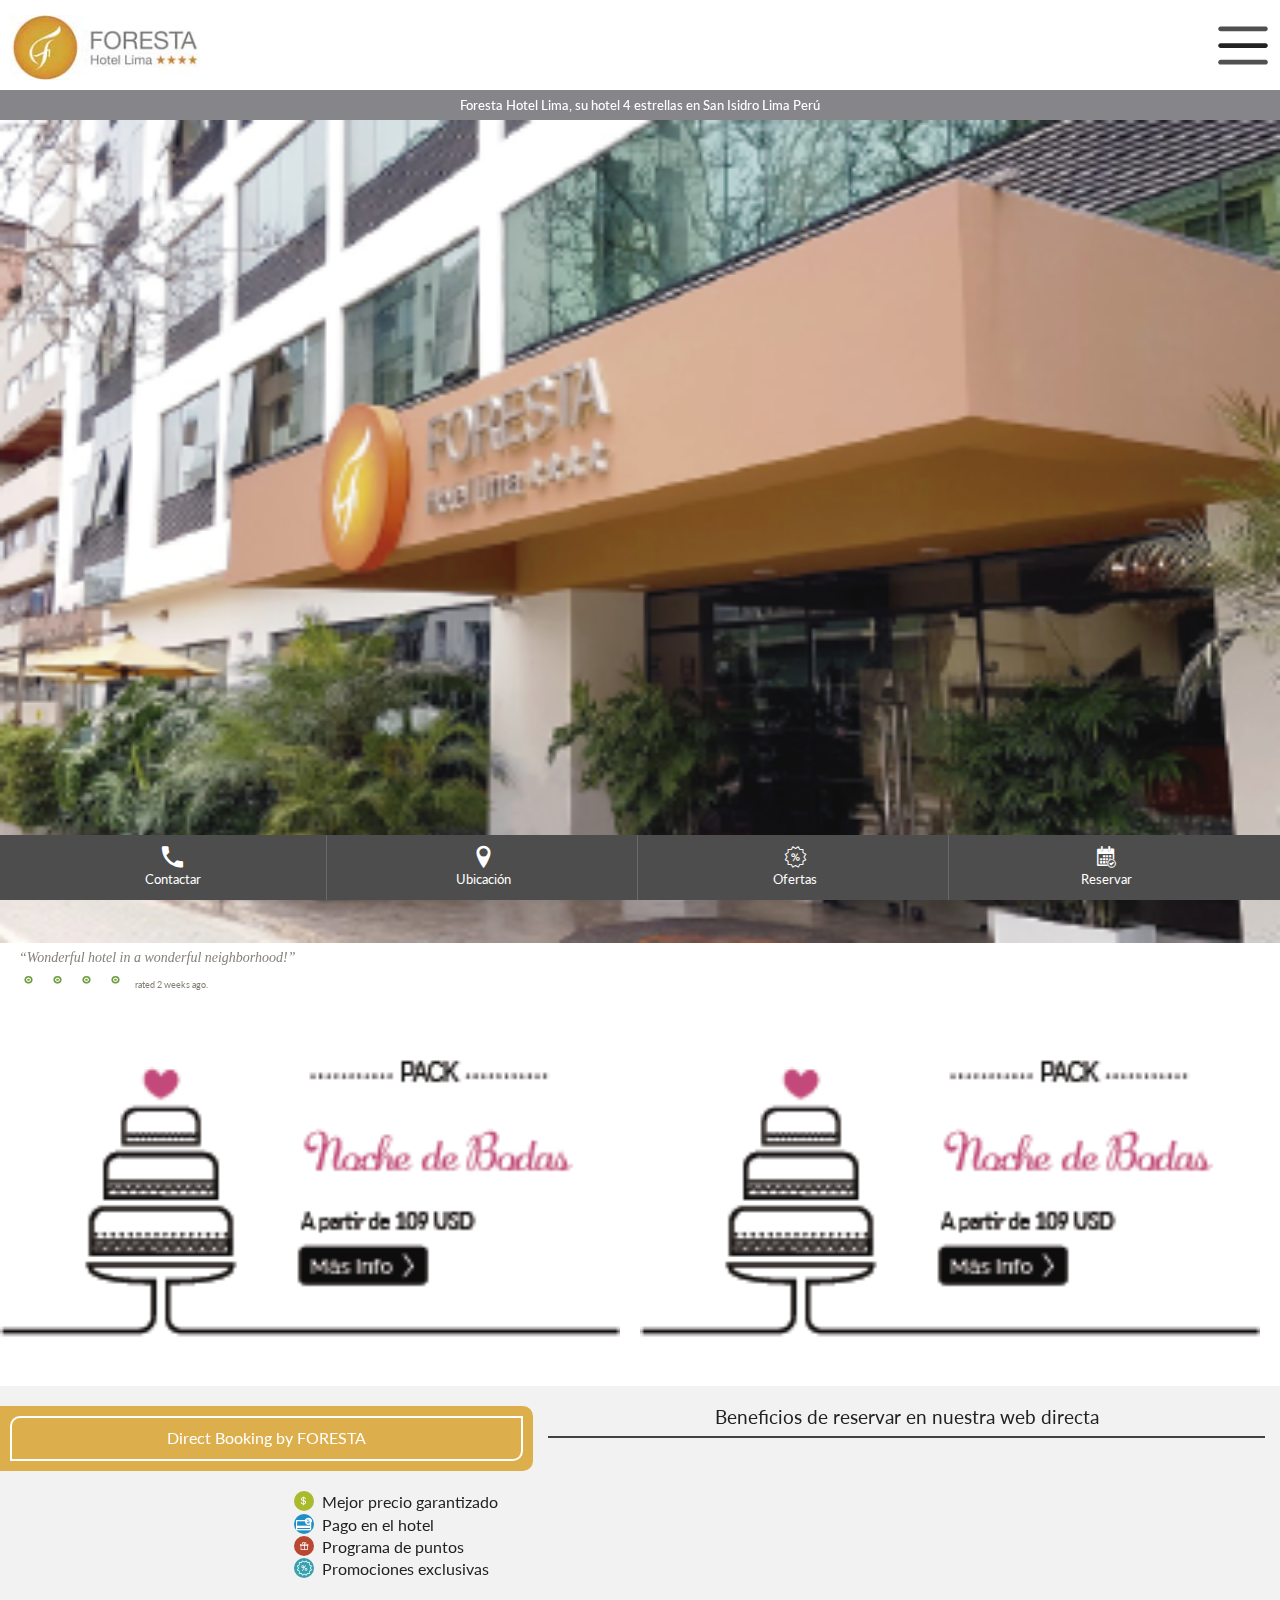
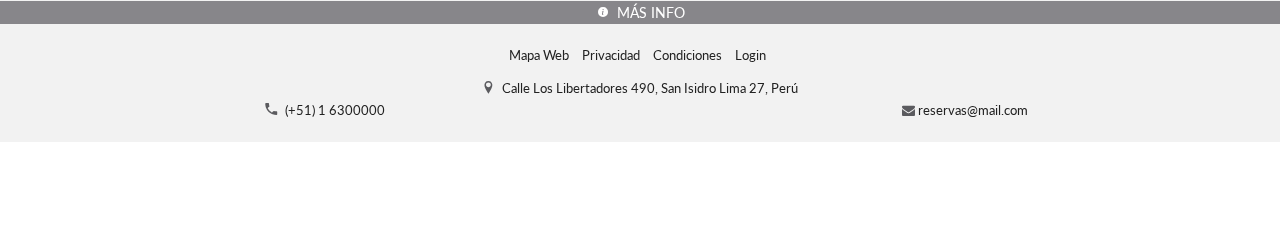
<file: index.html>
<!DOCTYPE html>
<html >
  <head>
    <title>
      Foresta hotel lima | Movile
    </title>
    <meta charset="utf-8"/>
      <meta name="viewport" content="initial-scale=1, maximum-scale=1, user-scalable=no, width=device-width">
    <link href="assets/css/forestahotellima.css" rel="stylesheet" type="text/css"/>
    <style>
      .slideout-menu { left: auto; }
      .btn-hamburger { left: auto; right: 12px;}
      .box { height: 1500px; }
    </style>
    <title>
      Slideout right tests
    </title>
  </head>
  <body class="c400" >
    <nav class="menu" id="menu">
      <section class="menu-section">
        <!-- <h3 class="menu-section-title">
          Docs
        </h3> -->
        <ul class="menu-section-list">
          <li>
            <a href="#" target="_blank">
              Contactar
            </a>
          </li>
          <li>
            <a href="#" target="_blank">
              Contactar
            </a>
          </li>
          <li>
            <a href="#" target="_blank">
              API
            </a>
          </li>
          <li>
            <a href="#" target="_blank">
              Contactar
            </a>
          </li>
        </ul>
      </section>
    </nav>
    <main class="panel" id="panel">
      <header class="panel-header">
        <button class="btn-hamburger js-slideout-toggle">
        </button>
        <h1 class="logo">
          <img src="assets/img/svg/logo.svg"/>
        </h1>
      </header>
      <section class="box-hotel-front">
        <h2 class="box-highlight">
          Foresta Hotel Lima, su hotel 4 estrellas en San Isidro Lima Perú
        </h2>
        <div class="box-content">
          <img src="assets/img/slider-home/hotelfront-01.png">
          </img>
        </div>
        <div class="comenth">
          <span class="comments">
            “Wonderful hotel in a wonderful neighborhood!”
          </span>
          <span class="review-star">
            <i class="icon-ico-pointsev">
            </i>
            <i class="icon-ico-pointsev">
            </i>
            <i class="icon-ico-pointsev">
            </i>
            <i class="icon-ico-pointsev">
            </i>
            rated 2 weeks ago.
          </span>
        </div>
      </section>
      <section class="slide">
        <div class="slide-hor">
          <div class="slide-cont">
            <img src="assets/img/svg/packs/pack01.png"/>
            
          </div>
          <div class="slide-cont">
            <img src="assets/img/svg/packs/pack01.png"/>
            
          </div>
          <div class="slide-cont">
            <img src="assets/img/svg/packs/pack01.png"/>
            
          </div>
        </div>
      </section>
      <section class="benefis">
        <div class=" clearfix _mb10">
          <div class="col-xs-5 con-ben">
            <div class="box-cob">
              <p>
                <span>
                  Direct Booking
                </span>
                <span>
                  <span>
                    by
                  </span>
                  FORESTA
                </span>
              </p>
            </div>
          </div>
          <div class="col-xs-7">
            <p class="cont-txt-bn">
              Beneficios de reservar en nuestra web directa
            </p>
          </div>
        </div>
        <div class="dimeul">
          <div>
            <i class="icon-ico-current ">
            </i>
            Mejor precio garantizado
          </div>
          <div>
            <i class="icon-ico-creditcard ">
            </i>
            Pago en el hotel
          </div>
          <div>
            <i class="icon-ico-gift">
            </i>
            Programa de puntos
          </div>
          <div>
            <i class="icon-ico-promo ">
            </i>
            Promociones exclusivas
          </div>
        </div>
        <div class="infoben">
          <span>
            <i class="icon-ico-masinfo">
            </i>
            MÁS INFO
          </span>
        </div>
      </section>
      <footer class="footer">
        <div class="menu-fo">
          <ul class="list-inline">
            <li>
              Mapa Web
            </li>
            <li>
              Privacidad
            </li>
            <li>
              Condiciones
            </li>
            <li>
              Login
            </li>
          </ul>
        </div>
        <div class="directa clearfix">
          <i class="icon-ico-locale grays">
          </i>
          <span>
            Calle Los Libertadores 490, San Isidro Lima 27, Perú
          </span>
        </div>
        <div class="directa clearfix">
          <div class="flede">
            <i class="icon-ico-phone grays">
            </i>
            <span>
              (+51) 1 6300000
            </span>
          </div>
          <div class="flede">
            <span>
             <i class="fa fa-envelope grays" aria-hidden="true"></i>
              reservas@mail.com
            </span>
          </div>
        </div>
      </footer>
    </main>
    <script src="assets/js/lib/jquery.min.js">
    </script>
    <script src="assets/css/lib/bootstrap-3.3.7/js/bootstrap.min.js">
    </script>
    <script src="assets/js/lib/selectric/jquery.selectric.js">
    </script>
    <script src="assets/js/lib/slideout/slideout.min.js">
    </script>
    <script src="assets/css/lib/slick-1.6.0/slick/slick.min.js">
    </script>
    <script src="assets/js/forestahotellima.js">
    </script>
    <script>
      window.onload = function() {
        var slideout = new Slideout({
          'panel': document.getElementById('panel'),
          'menu': document.getElementById('menu'),
          'side': 'right'
        });

        document.querySelector('.js-slideout-toggle').addEventListener('click', function() {
          slideout.toggle();
        });

        document.querySelector('.menu').addEventListener('click', function(eve) {
          if (eve.target.nodeName === 'A') { slideout.close(); }
        });
      };
    </script>
    <div class="fiedmenub">
    	<ul class="list-inline">
    		<li>
    			<a href="#">
    				<span class="icon-ico-phone"></span>
    				<p>Contactar</p>
    			</a>
    		</li>
    		<li>
    			<a href="#">
    				<span class="icon-ico-locale"></span>
    				<p>Ubicación</p>
    			</a>
    		</li>
    		<li>
    			<a href="#">
    				<span class="icon-ico-promo"></span>
    				<p>Ofertas</p>
    			</a>
    		</li>
    		<li>
    			<a href="#">
    				<span class="icon-ico-reserv"></span>
    				<p>Reservar</p>
    			</a>
    		</li>
    	</ul>
    </div>
  </body>
</html>
</file>
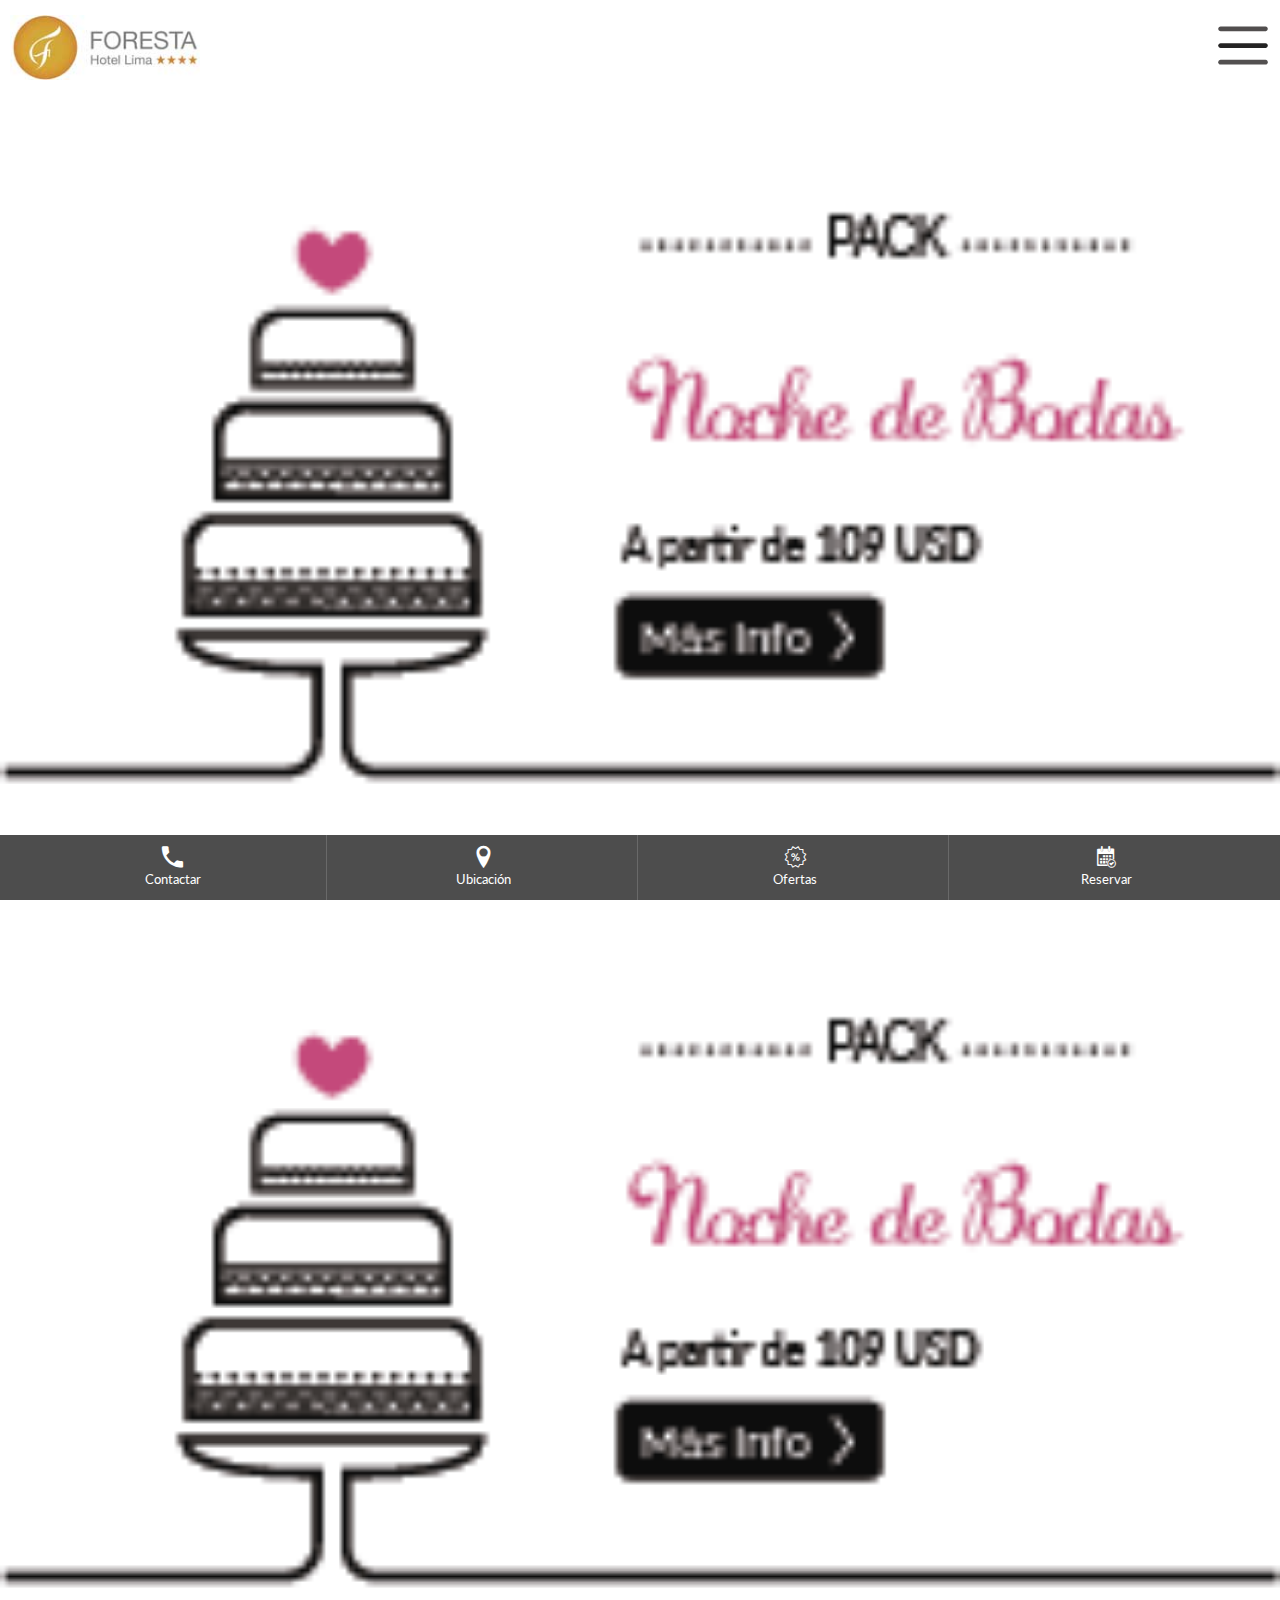
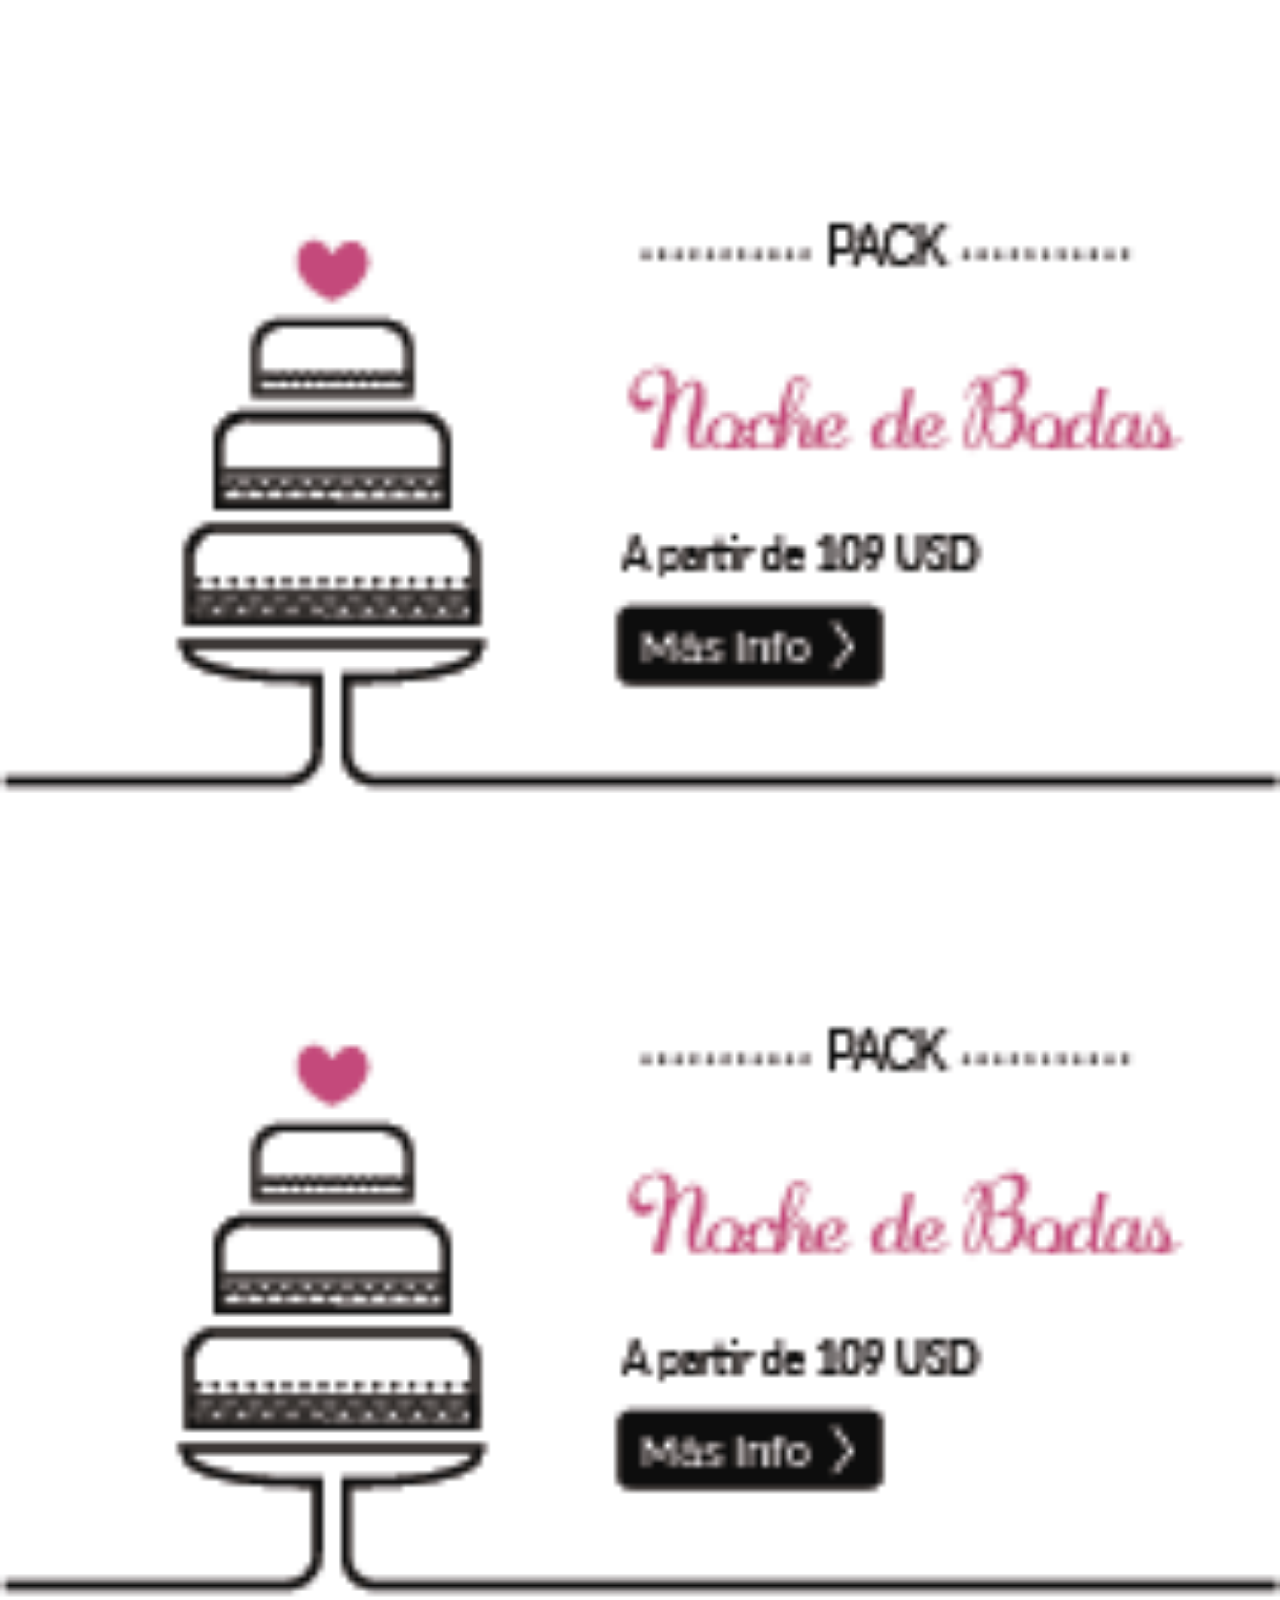
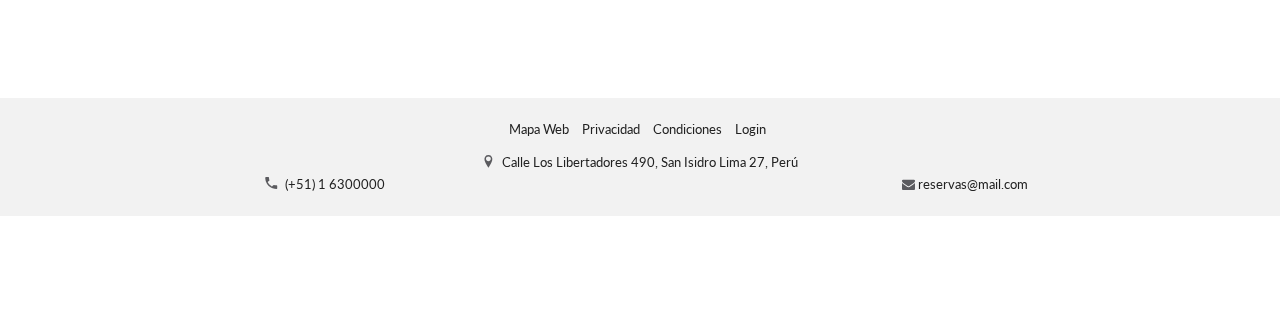
<file: packs.html>
<!DOCTYPE html>
<html >
  <head>
    <title>
      Foresta hotel lima | Movile
    </title>
    <meta charset="utf-8"/>
      <meta name="viewport" content="initial-scale=1, maximum-scale=1, user-scalable=no, width=device-width">
    <link href="assets/css/forestahotellima.css" rel="stylesheet" type="text/css"/>
    <style>
      .slideout-menu { left: auto; }
      .btn-hamburger { left: auto; right: 12px;}
      .box { height: 1500px; }
    </style>
    <title>
      Slideout right tests
    </title>
  </head>
  <body class="c400" >
    <!-- Button trigger modal -->
    <!-- Modal -->
    <div aria-labelledby="myModalLabel" class="modal fade" id="myModal" role="dialog" tabindex="-1">
      <div class="modal-dialog" role="document">
        <div class="modal-content">
          <div class="modal-header">
            <button aria-label="Close" class="close" data-dismiss="modal" type="button">
              <span aria-hidden="true">
                ×
              </span>
            </button>
            <h4 class="modal-title" id="myModalLabel">
              <img height="auto" src="assets/img/svg/packs/packico.svg" width="100%"/>
            </h4>
          </div>
          <div class="modal-body">
            <div class="continit">
              <p>
                Disfrute de esta noche mágica en un ambiente exclusivo y relajante. Internet Wi-Fi de alta velocidad y desayuno buffet incluido. Mejor precio garantizado, pago directo en el hotel y programa de puntos reservando aquí.
              </p>
            </div>
            <div class="tbles">
              <h4>
                Tarifa para dos personas
              </h4>
            </div>
            <div class="tbles">
              <h4>
                Este pack incluye
              </h4>
              <ul class="list-unstyled f9">
                <li>
                  <i aria-hidden="true" class="fa fa-check">
                  </i>
                  1 Noche de alojamiento para 2 en la Suite elegida
                </li>
                <li>
                  <i aria-hidden="true" class="fa fa-check">
                  </i>
                  Decoración especial con pétalos y velas
                </li>
                <li>
                  <i aria-hidden="true" class="fa fa-check">
                  </i>
                  Botella de espumante Mumm Extra Brut (750 ml)
                </li>
                <li>
                  <i aria-hidden="true" class="fa fa-check">
                  </i>
                  Plato de fresas con chocolate o petit fours
                </li>
                <li>
                  <i aria-hidden="true" class="fa fa-check">
                  </i>
                  Late check out hasta las 16:00 Hrs.
                </li>
              </ul>
            </div>
            <div class="acotap">
              <a aria-controls="collapseExample" aria-expanded="false" class="" data-toggle="collapse" href="#collapseExample" role="button">
                <span class="col-xs-9">
                  Servicios
                </span>
                <span class="col-xs-1 pull-right sds">
                  <i aria-hidden="true" class="fa fa-plus">
                  </i>
                </span>
              </a>
              <div class="collapse" id="collapseExample">
                <div class="contentoll">
                  ServiciosServiciosServiciosServiciosServiciosServiciosServicios
                </div>
              </div>
            </div>
            <div class="acotap">
              <a aria-controls="collapseExample1" aria-expanded="false" class="" data-toggle="collapse" href="#collapseExample1" role="button">
                <span class="col-xs-9">
                  Amenities
                </span>
                <span class="col-xs-1 pull-right sds">
                  <i aria-hidden="true" class="fa fa-plus">
                  </i>
                </span>
              </a>
              <div class="collapse" id="collapseExample1">
                <div class="contentoll">
                  ServiciosServiciosServiciosServiciosServiciosServiciosServicios
                </div>
              </div>
            </div>
            <div class="acotap">
              <a aria-controls="collapseExample1" aria-expanded="false" class="" data-toggle="collapse" href="#collapseExample1" role="button">
                <span class="col-xs-9">
                  Amenities
                </span>
                <span class="col-xs-1 pull-right sds">
                  <i aria-hidden="true" class="fa fa-plus">
                  </i>
                </span>
              </a>
              <div class="collapse" id="collapseExample1">
                <div class="contentoll">
                  ServiciosServiciosServiciosServiciosServiciosServiciosServicios
                </div>
              </div>
            </div>
            <div class="acotap">
              <a aria-controls="collapseExample1" aria-expanded="false" class="" data-toggle="collapse" href="#collapseExample1" role="button">
                <span class="col-xs-9">
                  Amenities
                </span>
                <span class="col-xs-1 pull-right sds">
                  <i aria-hidden="true" class="fa fa-plus">
                  </i>
                </span>
              </a>
              <div class="collapse" id="collapseExample1">
                <div class="contentoll">
                  ServiciosServiciosServiciosServiciosServiciosServiciosServicios
                </div>
              </div>
            </div>
            <div class="acotap">
              <a aria-controls="collapseExample1" aria-expanded="false" class="" data-toggle="collapse" href="#collapseExample1" role="button">
                <span class="col-xs-9">
                  Amenities
                </span>
                <span class="col-xs-1 pull-right sds">
                  <i aria-hidden="true" class="fa fa-plus">
                  </i>
                </span>
              </a>
              <div class="collapse" id="collapseExample1">
                <div class="contentoll">
                  ServiciosServiciosServiciosServiciosServiciosServiciosServicios
                </div>
              </div>
            </div>
            <div class="acotap">
              <a aria-controls="collapseExample1" aria-expanded="false" class="" data-toggle="collapse" href="#collapseExample1" role="button">
                <span class="col-xs-9">
                  Amenities
                </span>
                <span class="col-xs-1 pull-right sds">
                  <i aria-hidden="true" class="fa fa-plus">
                  </i>
                </span>
              </a>
              <div class="collapse" id="collapseExample1">
                <div class="contentoll">
                  ServiciosServiciosServiciosServiciosServiciosServiciosServicios
                </div>
              </div>
            </div>
          </div>
        </div>
      </div>
    </div>
    <!-- Modal -->
    <div aria-labelledby="myModalLabel" class="modal fade" id="myModal1" role="dialog" tabindex="-1">
      <div class="modal-dialog" role="document">
        <div class="modal-content">
          <div class="modal-header">
            <button aria-label="Close" class="close" data-dismiss="modal" type="button">
              <span aria-hidden="true">
                ×
              </span>
            </button>
            <h4 class="modal-title" id="myModalLabel">
              <img height="auto" src="/assets/img/svg/packs/packico.svg" width="100%"/>
            </h4>
          </div>
          <div class="modal-body">
            ...
          </div>
        </div>
      </div>
    </div>
    <!-- Modal -->
    <div aria-labelledby="myModalLabel" class="modal fade" id="myModal2" role="dialog" tabindex="-1">
      <div class="modal-dialog" role="document">
        <div class="modal-content">
          <div class="modal-header">
            <button aria-label="Close" class="close" data-dismiss="modal" type="button">
              <span aria-hidden="true">
                ×
              </span>
            </button>
            <h4 class="modal-title" id="myModalLabel">
              <img height="auto" src="/assets/img/svg/packs/packico.svg" width="100%"/>
            </h4>
          </div>
          <div class="modal-body">
            ...
          </div>
        </div>
      </div>
    </div>
    <!-- Modal -->
    <div aria-labelledby="myModalLabel" class="modal fade" id="myModal3" role="dialog" tabindex="-1">
      <div class="modal-dialog" role="document">
        <div class="modal-content">
          <div class="modal-header">
            <button aria-label="Close" class="close" data-dismiss="modal" type="button">
              <span aria-hidden="true">
                ×
              </span>
            </button>
            <h4 class="modal-title" id="myModalLabel">
              <img height="auto" src="/assets/img/svg/packs/packico.svg" width="100%"/>
            </h4>
          </div>
          <div class="modal-body">
            ...
          </div>
        </div>
      </div>
    </div>
    <nav class="menu" id="menu">
      <section class="menu-section">
        <!-- <h3 class="menu-section-title">
          Docs
        </h3> -->
        <ul class="menu-section-list">
          <li>
            <a href="#" target="_blank">
              Contactar
            </a>
          </li>
          <li>
            <a href="#" target="_blank">
              Contactar
            </a>
          </li>
          <li>
            <a href="#" target="_blank">
              API
            </a>
          </li>
          <li>
            <a href="#" target="_blank">
              Contactar
            </a>
          </li>
        </ul>
      </section>
    </nav>
    <main class="panel" id="panel">
      <header class="panel-header">
        <button class="btn-hamburger js-slideout-toggle">
        </button>
        <h1 class="logo">
          <img src="/assets/img/svg/logo.svg"/>
        </h1>
      </header>
      <section class="packs">
        <div class="box-content">
          <a data-target="#myModal" data-toggle="modal" href="javascript:;">
            <img height="auto" src="/assets/img/svg/packs/pack01.png" width="100%"/>
          </a>
        </div>
        <div class="box-content">
          <a data-target="#myModal1" data-toggle="modal" href="javascript:;">
            <img height="auto" src="/assets/img/svg/packs/pack01.png" width="100%"/>
          </a>
        </div>
        <div class="box-content">
          <a data-target="#myModal2" data-toggle="modal" href="javascript:;">
            <img height="auto" src="/assets/img/svg/packs/pack01.png" width="100%"/>
          </a>
        </div>
        <div class="box-content">
          <a data-target="#myModal3" data-toggle="modal" href="javascript:;">
            <img height="auto" src="/assets/img/svg/packs/pack01.png" width="100%"/>
          </a>
        </div>
      </section>
      <footer class="footer">
        <div class="menu-fo">
          <ul class="list-inline">
            <li>
              Mapa Web
            </li>
            <li>
              Privacidad
            </li>
            <li>
              Condiciones
            </li>
            <li>
              Login
            </li>
          </ul>
        </div>
        <div class="directa clearfix">
          <i class="icon-ico-locale grays">
          </i>
          <span>
            Calle Los Libertadores 490, San Isidro Lima 27, Perú
          </span>
        </div>
        <div class="directa clearfix">
          <div class="flede">
            <i class="icon-ico-phone grays">
            </i>
            <span>
              (+51) 1 6300000
            </span>
          </div>
          <div class="flede">
            <span>
              <i aria-hidden="true" class="fa fa-envelope grays">
              </i>
              reservas@mail.com
            </span>
          </div>
        </div>
      </footer>
    </main>
    <script src="assets/js/lib/jquery.min.js">
    </script>
    <script src="assets/css/lib/bootstrap-3.3.7/js/bootstrap.min.js">
    </script>
    <script src="assets/js/lib/selectric/jquery.selectric.js">
    </script>
    <script src="assets/js/lib/slideout/slideout.min.js">
    </script>
    <script src="assets/css/lib/slick-1.6.0/slick/slick.min.js">
    </script>
    <script src="assets/js/forestahotellima.js">
    </script>
    <script>
      window.onload = function() {
        var slideout = new Slideout({
          'panel': document.getElementById('panel'),
          'menu': document.getElementById('menu'),
          'side': 'right'
        });

        document.querySelector('.js-slideout-toggle').addEventListener('click', function() {
          slideout.toggle();
        });

        document.querySelector('.menu').addEventListener('click', function(eve) {
          if (eve.target.nodeName === 'A') { slideout.close(); }
        });
      };
    </script>
    <div class="fiedmenub">
    <div class="compare-pre" style="display: none;">
      <a href="#" class="dimeul">
            <p>
            <i class="icon-ico-current dps ">
            </i>
              COMPARE PRECIOS >
            </p>
          </a>
    </div>
      <ul class="list-inline">
        <li>
          <a href="#">
            <span class="icon-ico-phone">
            </span>
            <p>
              Contactar
            </p>
          </a>
        </li>
        <li>
          <a href="#">
            <span class="icon-ico-locale">
            </span>
            <p>
              Ubicación
            </p>
          </a>
        </li>
        <li>
          <a href="#">
            <span class="icon-ico-promo">
            </span>
            <p>
              Ofertas
            </p>
          </a>
        </li>
        <li>
          <a href="#">
            <span class="icon-ico-reserv">
            </span>
            <p>
              Reservar
            </p>
          </a>
        </li>
      </ul>
    </div>
  </body>
</html>
</file>
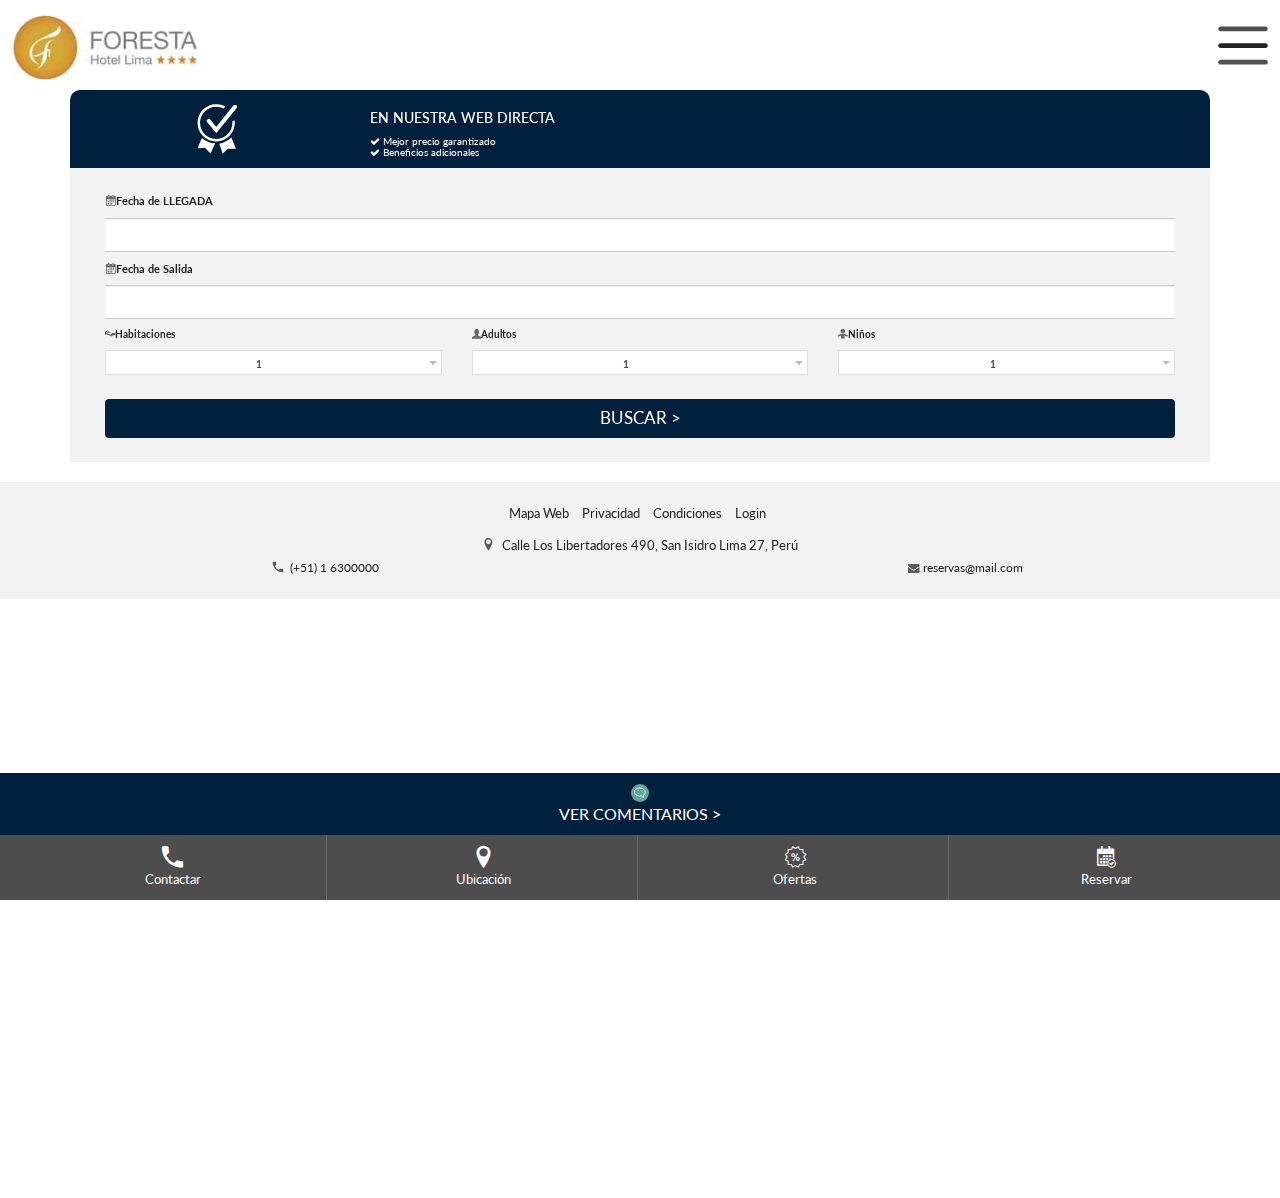
<file: reservas.html>
<!DOCTYPE html>
<html >
  <head>
    <title>
      Foresta hotel lima | Movile
    </title>
    <meta charset="utf-8"/>
      <meta name="viewport" content="initial-scale=1, maximum-scale=1, user-scalable=no, width=device-width">
    <link href="assets/css/forestahotellima.css" rel="stylesheet" type="text/css"/>
    <style>
      .slideout-menu { left: auto; }
      .btn-hamburger { left: auto; right: 12px;}
      .box { height: 1500px; }
    </style>
    <title>
      Slideout right tests
    </title>
  </head>
  <body class="c400" >
    <!-- Button trigger modal -->

    <nav class="menu" id="menu">
      <section class="menu-section">
        <!-- <h3 class="menu-section-title">
          Docs
        </h3> -->
        <ul class="menu-section-list">
          <li>
            <a href="#" target="_blank">
              Contactar
            </a>
          </li>
          <li>
            <a href="#" target="_blank">
              Contactar
            </a>
          </li>
          <li>
            <a href="#" target="_blank">
              API
            </a>
          </li>
          <li>
            <a href="#" target="_blank">
              Contactar
            </a>
          </li>
        </ul>
      </section>
    </nav>
    <main class="panel" id="panel">
      <header class="panel-header">
        <button class="btn-hamburger js-slideout-toggle">
        </button>
        <h1 class="logo">
          <img src="/assets/img/svg/logo.svg"/>
        </h1>
      </header>
      <section class="reservas clearfix container">
        <div class="box-reservas">
          <div class="hed-box-re clearfix">
            <div class="col-xs-3"><i class="icon-ico-rewards"></i></div>
            <div class="col-xs-9">
             
              <h3> EN NUESTRA WEB DIRECTA</h3>
              <ul class="list-unstyled f9">
                <li>
                  <i aria-hidden="true" class="fa fa-check">
                  </i>
                  Mejor precio garantizado
                </li>
                <li>
                  <i aria-hidden="true" class="fa fa-check">
                  </i>
                  Beneficios adicionales
                </li>
              </ul>
            </div>
          </div>
          <div class="body-box-re clearfix">
          <div class="form-group col-xs-12">
            <label class="form-lab"> <i class="icon-ico-calendar-input nl10"></i>Fecha de LLEGADA</label>
            <input type="" class="datepicker form-control" name="hllegada" id="hllegada">
            </div>
             <div class="form-group col-xs-12">
            <label class="form-lab"> <i class="icon-ico-calendar-input nl10"></i>Fecha de Salida</label>
            <input type="" class="datepicker form-control" name="hsalida" id="hsalida">
            </div>
             <div class="form-group col-xs-4 -leicons">
            <label class="form-lab"> <i class="icon-ico-cama-input"></i>Habitaciones</label>
            
            <select class="form-control select" id="">
                <option value="1">1</option>
                <option value="2">2</option>
                <option value="3">3</option>
                <option value="4">4</option>
            </select>
            </div>
             <div class="form-group col-xs-4 -leicons">
            <label class="form-lab"> <i class="icon-ico-adult-input"></i>Adultos</label>
             <select class="form-control select" id="adulto">
                <option value="1">1</option>
                <option value="2">2</option>
                <option value="3">3</option>
                <option value="4">4</option>
            </select>
            </div>
             <div class="form-group col-xs-4 -leicons">
            <label class="form-lab"> <i class="icon-ico-boy-input"></i>Niños</label>
             <select class="form-control select" id="nino">
                <option value="1">1</option>
                <option value="2">2</option>
                <option value="3">3</option>
                <option value="4">4</option>
            </select>
            </div>
            <div class="form-group col-xs-12 mt20">
            <button type="button" class="btn btn col-xs-12 fz17 buscar">BUSCAR ></button>
            </div>
          </div>

        </div>
      
      </section>
      <section class="resultado clearfix" style="display: none;">
      <div class="container">
          <div class="show-resul clearfix">
          <div class="show-resul-hed"><h2>Resultado de su Búsqueda</h2></div>
           <div class="form-group col-xs-12 -leicons">
            <label class="form-lab"> <i class="icon-ico-calendar-input nl10"></i>Fecha de LLEGADA</label>
            <div class="col-xs-4 padding3-b"><div class="box-resul-n fcdia">
              
            </div></div>
            <div class="col-xs-4 padding3-b"><div class="box-resul-n fcmes">
              
            </div></div>
            <div class="col-xs-4 padding3-b"><div class="box-resul-n fcano">
              
            </div></div>
            </div>
            <div class="form-group col-xs-12 -leicons">
            <label class="form-lab"> <i class="icon-ico-calendar-input nl10"></i>Fecha de LLEGADA</label>
            <div class="col-xs-4 padding3-b"><div class="box-resul-n fcdias">
              
            </div></div>
            <div class="col-xs-4 padding3-b"><div class="box-resul-n fcmess">
              
            </div></div>
            <div class="col-xs-4 padding3-b"><div class="box-resul-n fcanos">
              
            </div></div>
            </div>
            <div class="form-group col-xs-6 -leicons">
           <label class="form-lab"> <i class="icon-ico-adult-input"></i>Adultos</label>
            <div class="col-xs-12 padding3-b"><div class="box-resul-n fcadult">
              
            </div></div>
            </div>
            <div class="form-group col-xs-6 -leicons">
           <label class="form-lab"> <i class="icon-ico-boy-input"></i>Niños</label>
            <div class="col-xs-12 padding3-b"><div class="box-resul-n fcnino">
              
            </div></div>
          
            </div>
            
          </div>
        
      </div>
      <div class="hotels clearfix">
        <div class="cot-hot clearfix">
          <div class="imgen-ho">
           <img src="assets/img/slider-home/hotelfront-01.png"  width="104" height="90">
          </div>
          <div class="info-hot">
            <div class="tiu">
              <h3> JUNIOR SUITE KING</h3>
            </div>
            <div class="tiu modyt">
            <span>No Reembolsable</span> <span>141USD <i class="icon-ico-addcard-input"></i></span>
             <i class="icon-ico-masinfo  sdaaa"></i>
            </div>
            <div class="tiu you">
            <span>No Reembolsable</span> <span>141USD <i class="icon-ico-addcard-input"></i></span>
             <i class="icon-ico-masinfo sdaaa"></i>
            </div>
          </div>
        </div>
      </div>
      <div class="hotels clearfix">
        <div class="cot-hot clearfix">
          <div class="imgen-ho">
           <img src="assets/img/slider-home/hotelfront-01.png"  width="104" height="90">
          </div>
          <div class="info-hot">
            <div class="tiu">
              <h3> JUNIOR SUITE KING</h3>
            </div>
            <div class="tiu modyt">
            <span>No Reembolsable</span> <span>141USD <i class="icon-ico-addcard-input"></i></span>
             <i class="icon-ico-masinfo  sdaaa"></i>
            </div>
            <div class="tiu you">
            <span>No Reembolsable</span> <span>141USD <i class="icon-ico-addcard-input"></i></span>
             <i class="icon-ico-masinfo sdaaa"></i>
            </div>
          </div>
        </div>
      </div>
      <div class="hotels clearfix">
        <div class="cot-hot clearfix">
          <div class="imgen-ho">
           <img src="assets/img/slider-home/hotelfront-01.png"  width="104" height="90">
          </div>
          <div class="info-hot">
            <div class="tiu">
              <h3> JUNIOR SUITE KING</h3>
            </div>
            <div class="tiu modyt">
            <span>No Reembolsable</span> <span>141USD <i class="icon-ico-addcard-input"></i></span>
             <i class="icon-ico-masinfo  sdaaa"></i>
            </div>
            <div class="tiu you">
            <span>No Reembolsable</span> <span>141USD <i class="icon-ico-addcard-input"></i></span>
             <i class="icon-ico-masinfo sdaaa"></i>
            </div>
          </div>
        </div>
      </div>
        
      </section>
      <footer class="footer">
        <div class="menu-fo">
          <ul class="list-inline">
            <li>
              Mapa Web
            </li>
            <li>
              Privacidad
            </li>
            <li>
              Condiciones
            </li>
            <li>
              Login
            </li>
          </ul>
        </div>
        <div class="directa clearfix">
          <i class="icon-ico-locale grays">
          </i>
          <span>
            Calle Los Libertadores 490, San Isidro Lima 27, Perú
          </span>
        </div>
        <div class="directa clearfix fontfot">
          <div class="flede ">
            <i class="icon-ico-phone grays">
            </i>
            <span>
              (+51) 1 6300000
            </span>
          </div>
          <div class="flede">
            <span>
              <i aria-hidden="true" class="fa fa-envelope grays">
              </i>
              reservas@mail.com
            </span>
          </div>
        </div>
      </footer>
    </main>
    <script src="assets/js/lib/jquery.min.js">
    </script>
    <script src="assets/css/lib/bootstrap-3.3.7/js/bootstrap.min.js">
    </script>
    <script src="assets/js/lib/selectric/jquery.selectric.js">
    </script>
    <script src="assets/js/lib/slideout/slideout.min.js">
    </script>
    <script src="assets/css/lib/slick-1.6.0/slick/slick.min.js">

    </script>
      <script src="assets/js/lib/pickadate/compressed/picker.js">

    </script>
    <script src="assets/js/lib/pickadate/compressed/picker.date.js">

    </script>

   
    <script src="assets/js/lib/pickadate/compressed/legacy.js">

    </script>


   
   
    
    

    <script src="assets/js/forestahotellima.js">
    </script>
    <script>
      window.onload = function() {
        var slideout = new Slideout({
          'panel': document.getElementById('panel'),
          'menu': document.getElementById('menu'),
          'side': 'right'
        });

        document.querySelector('.js-slideout-toggle').addEventListener('click', function() {
          slideout.toggle();
        });

        document.querySelector('.menu').addEventListener('click', function(eve) {
          if (eve.target.nodeName === 'A') { slideout.close(); }
        });
      };
    </script>
    <div class="fiedmenub">
    <div class="compare-pre">
      <a href="#" class="dimeul">
            <p>
            <img src="/assets/img/svg/ico/ico-message.svg" width="20" height="20">
            
              VER COMENTARIOS >
            </p>
          </a>
    </div>
      <ul class="list-inline">
        <li>
          <a href="#">
            <span class="icon-ico-phone">
            </span>
            <p>
              Contactar
            </p>
          </a>
        </li>
        <li>
          <a href="#">
            <span class="icon-ico-locale">
            </span>
            <p>
              Ubicación
            </p>
          </a>
        </li>
        <li>
          <a href="#">
            <span class="icon-ico-promo">
            </span>
            <p>
              Ofertas
            </p>
          </a>
        </li>
        <li>
          <a href="#">
            <span class="icon-ico-reserv">
            </span>
            <p>
              Reservar
            </p>
          </a>
        </li>
      </ul>
    </div>
  </body>
</html>
</file>
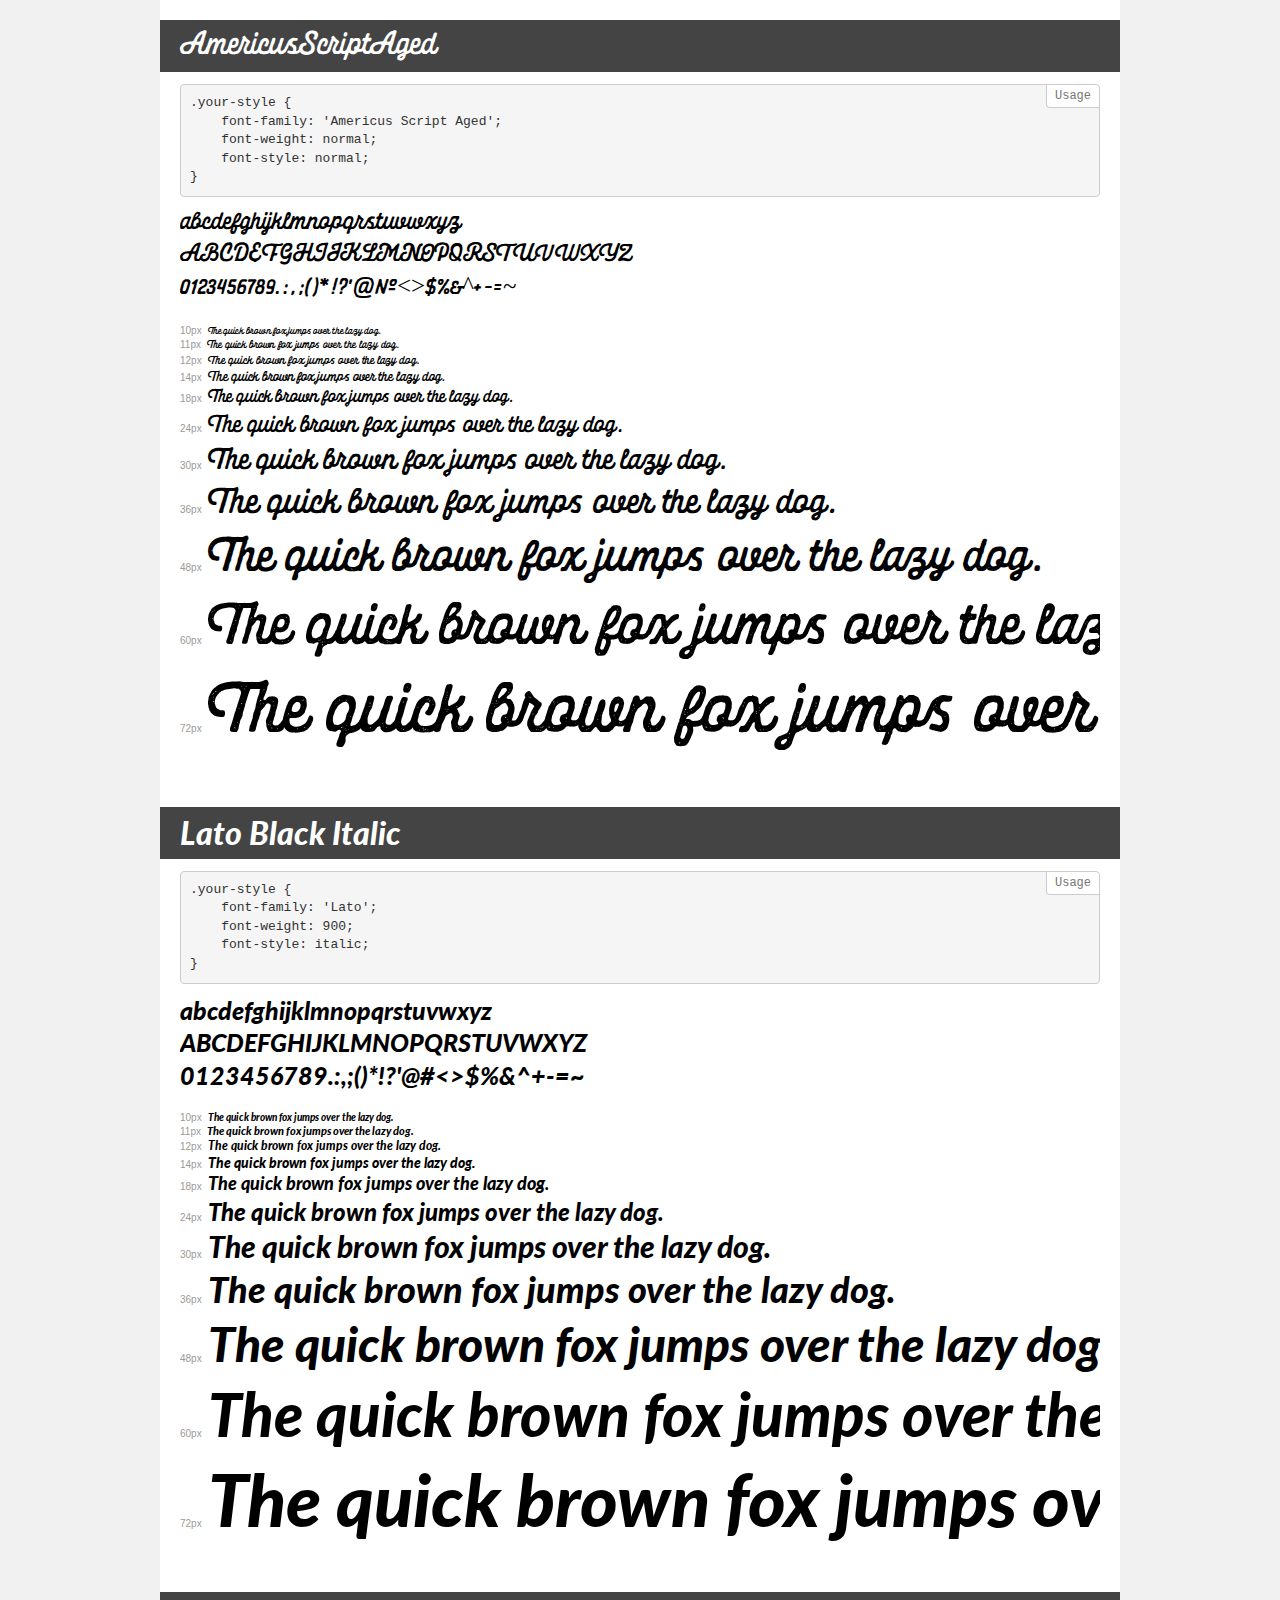
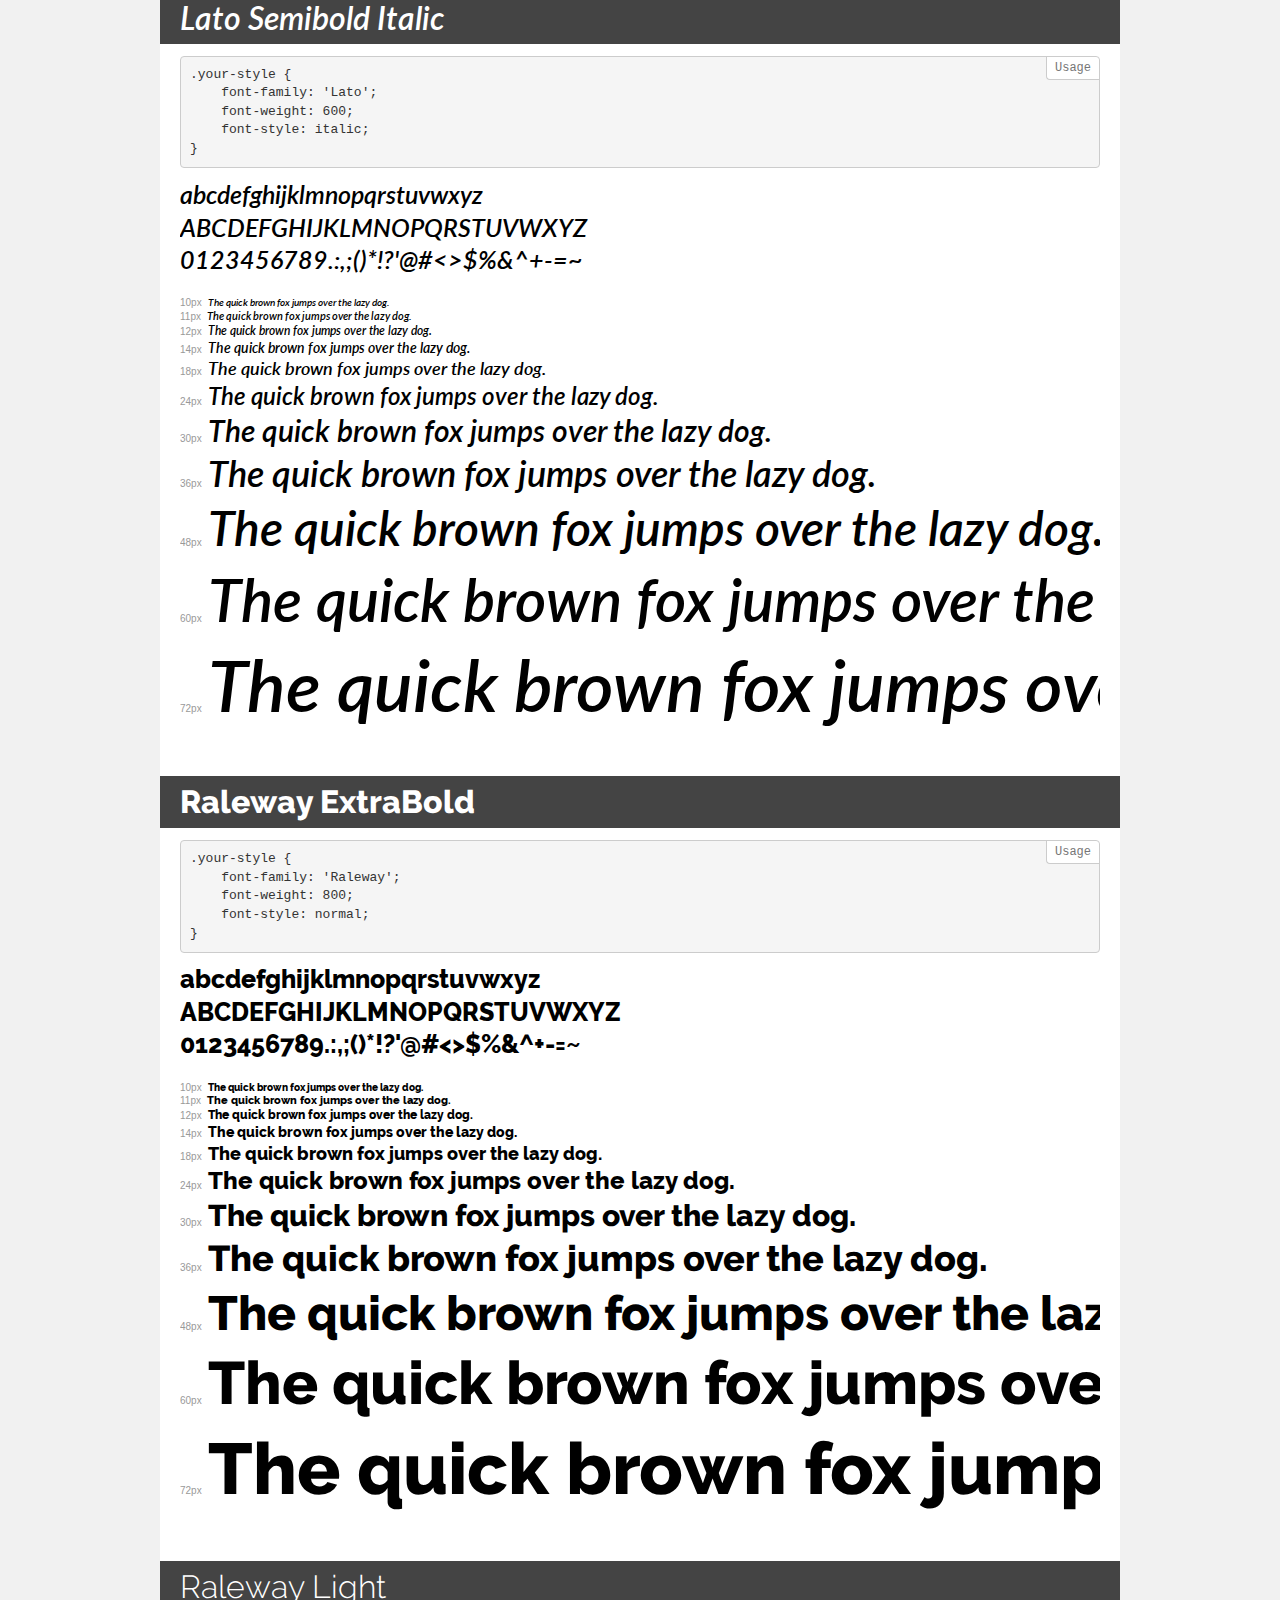
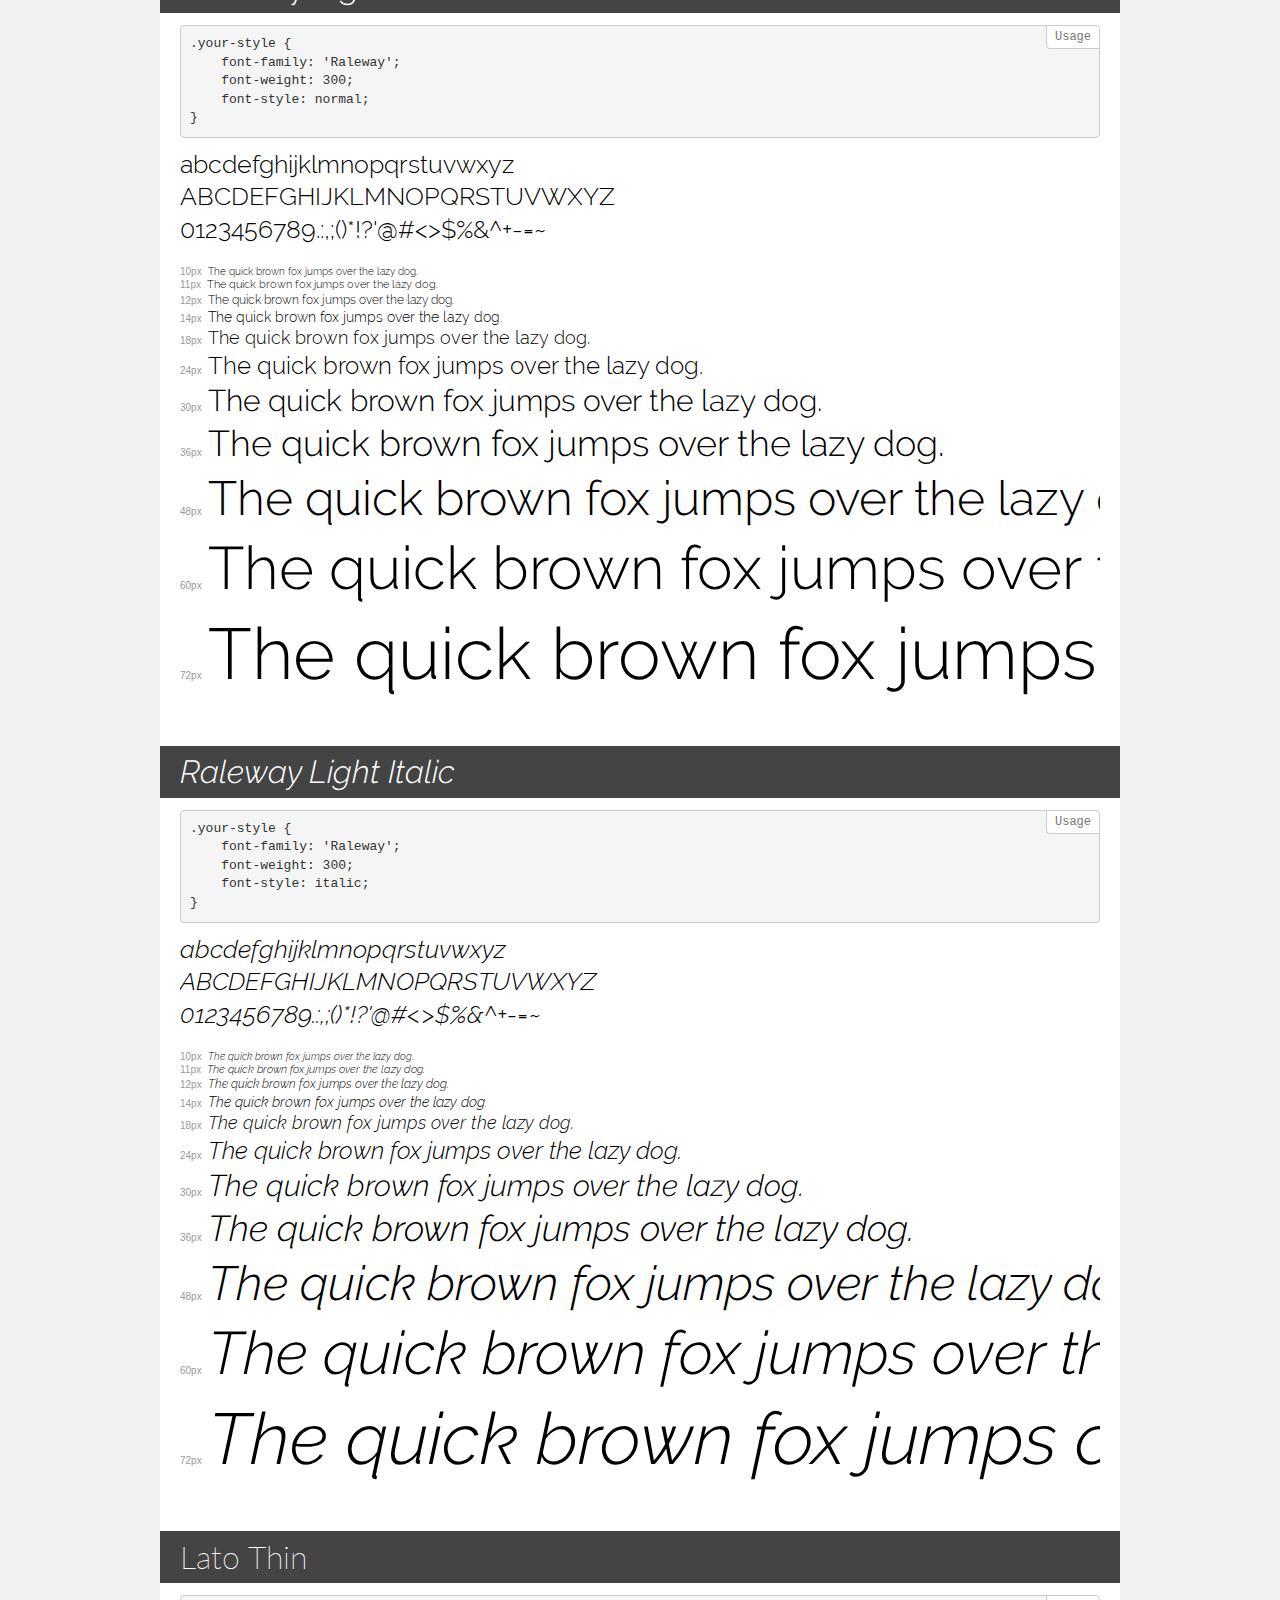
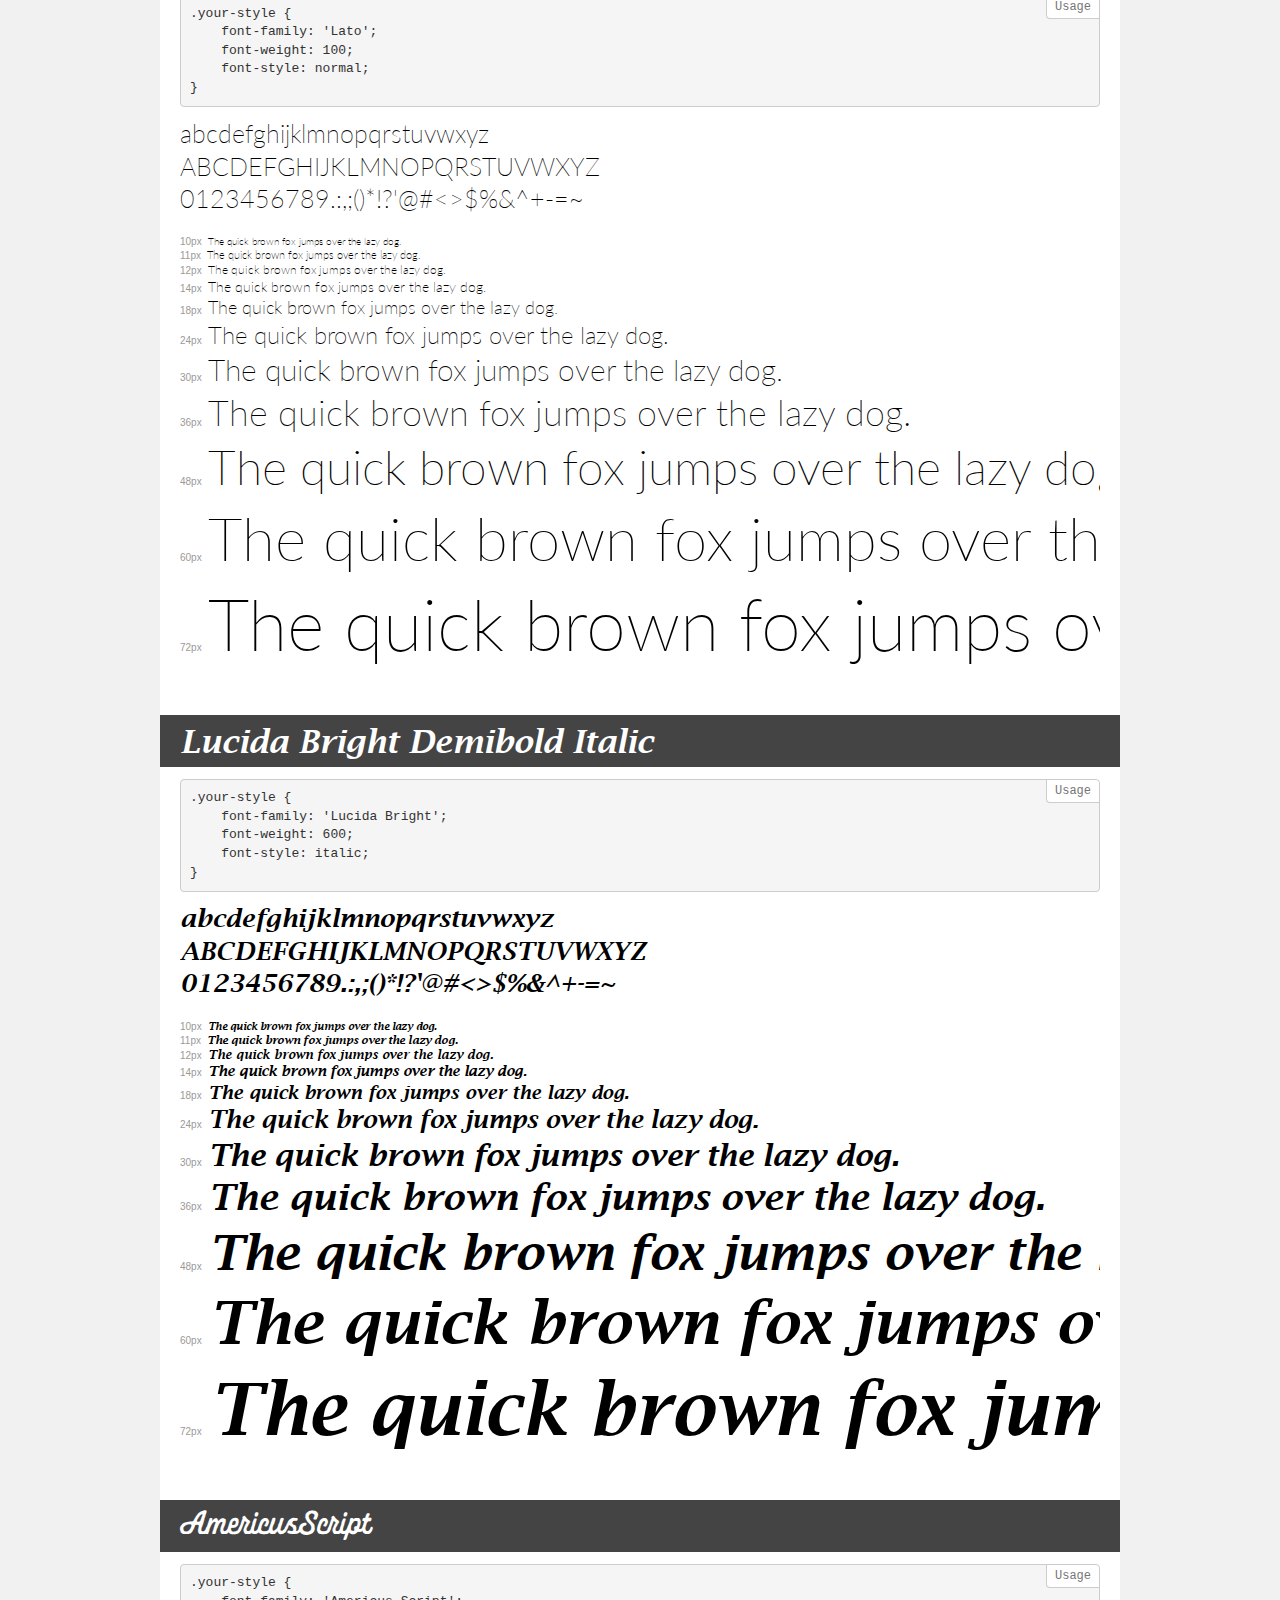
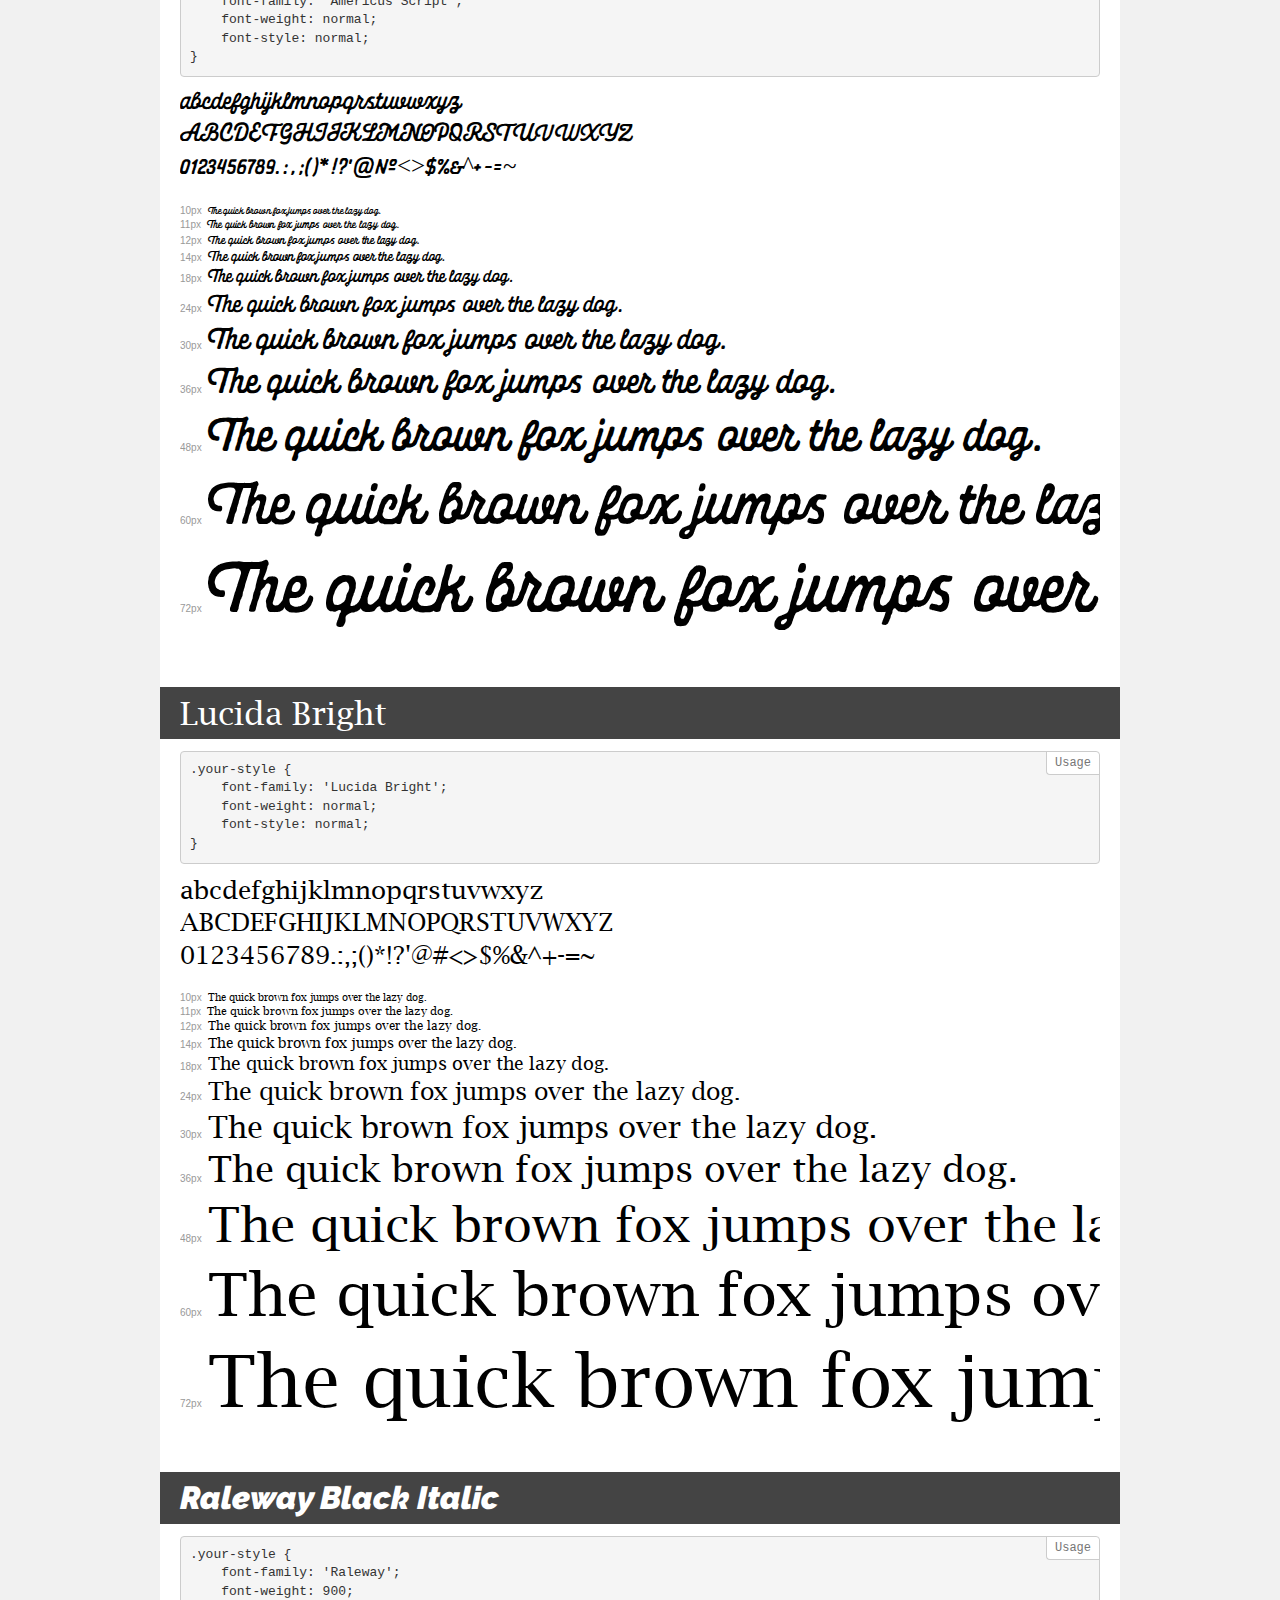
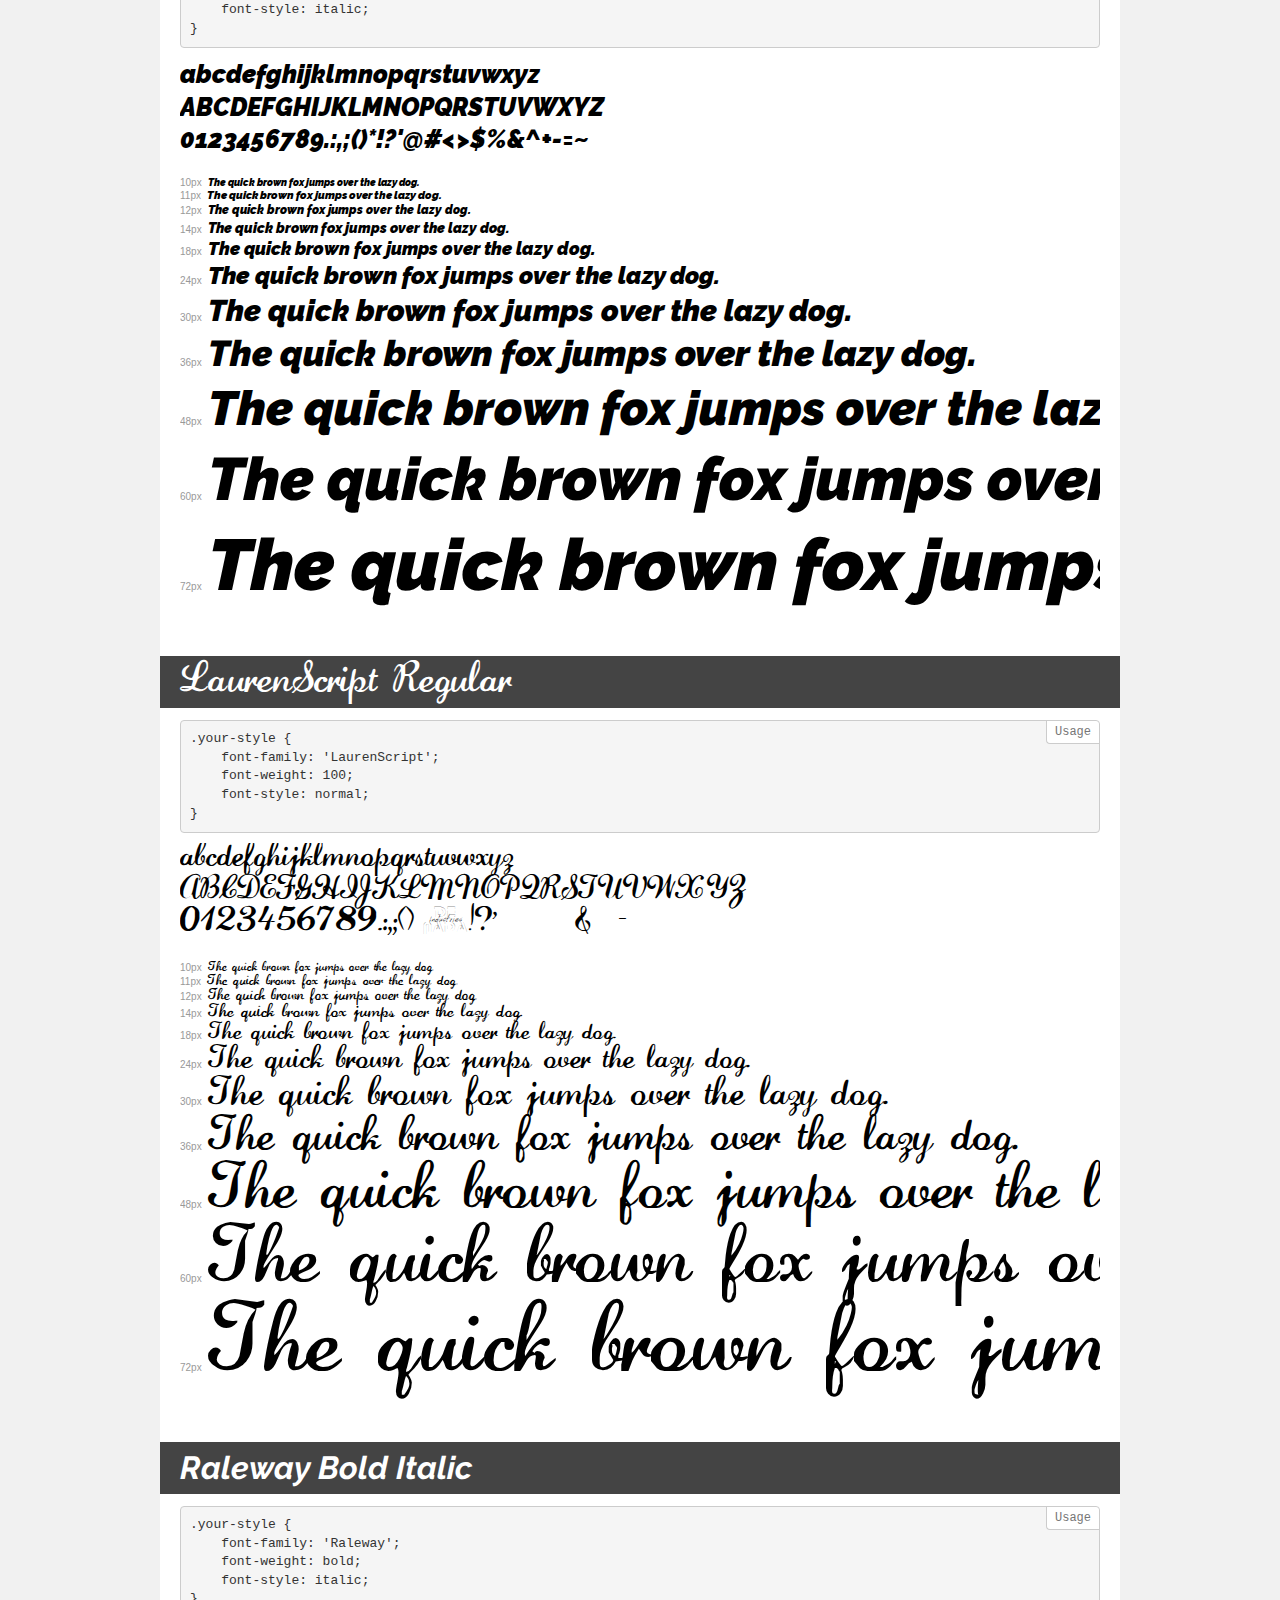
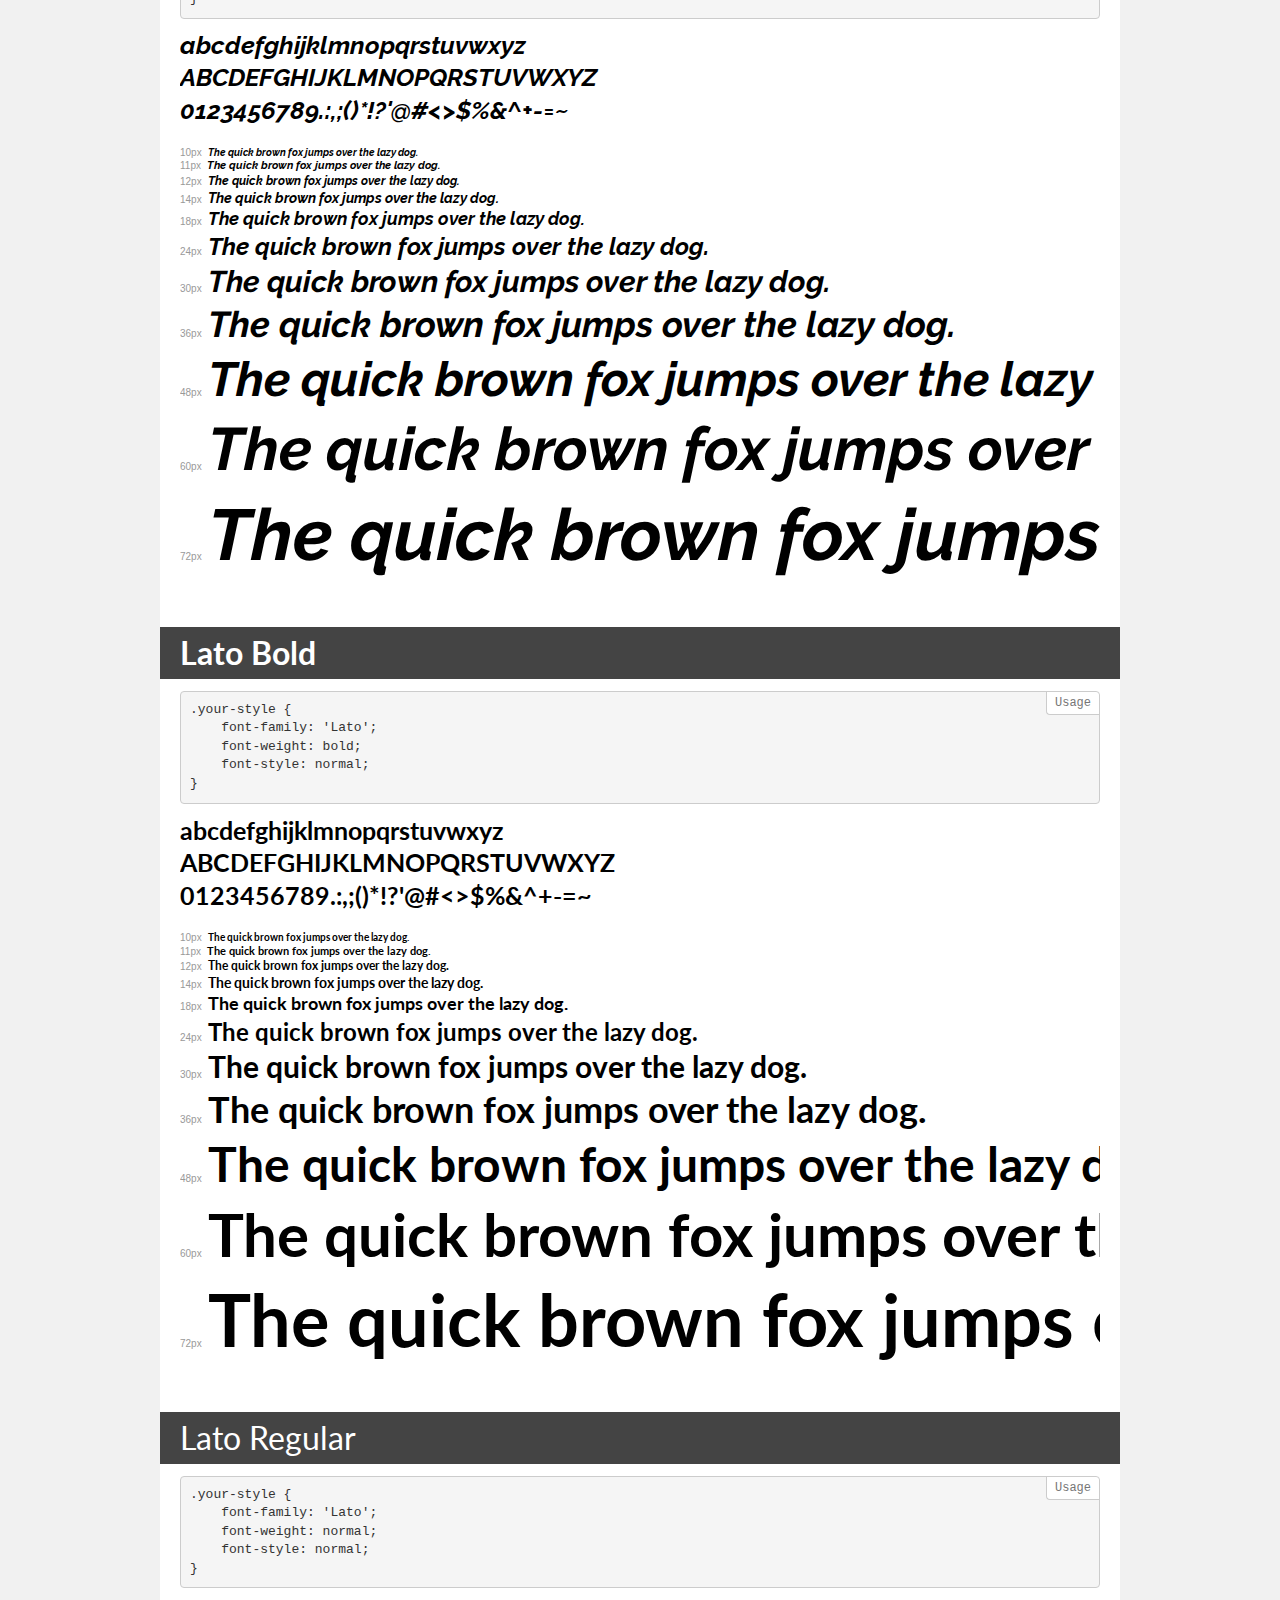
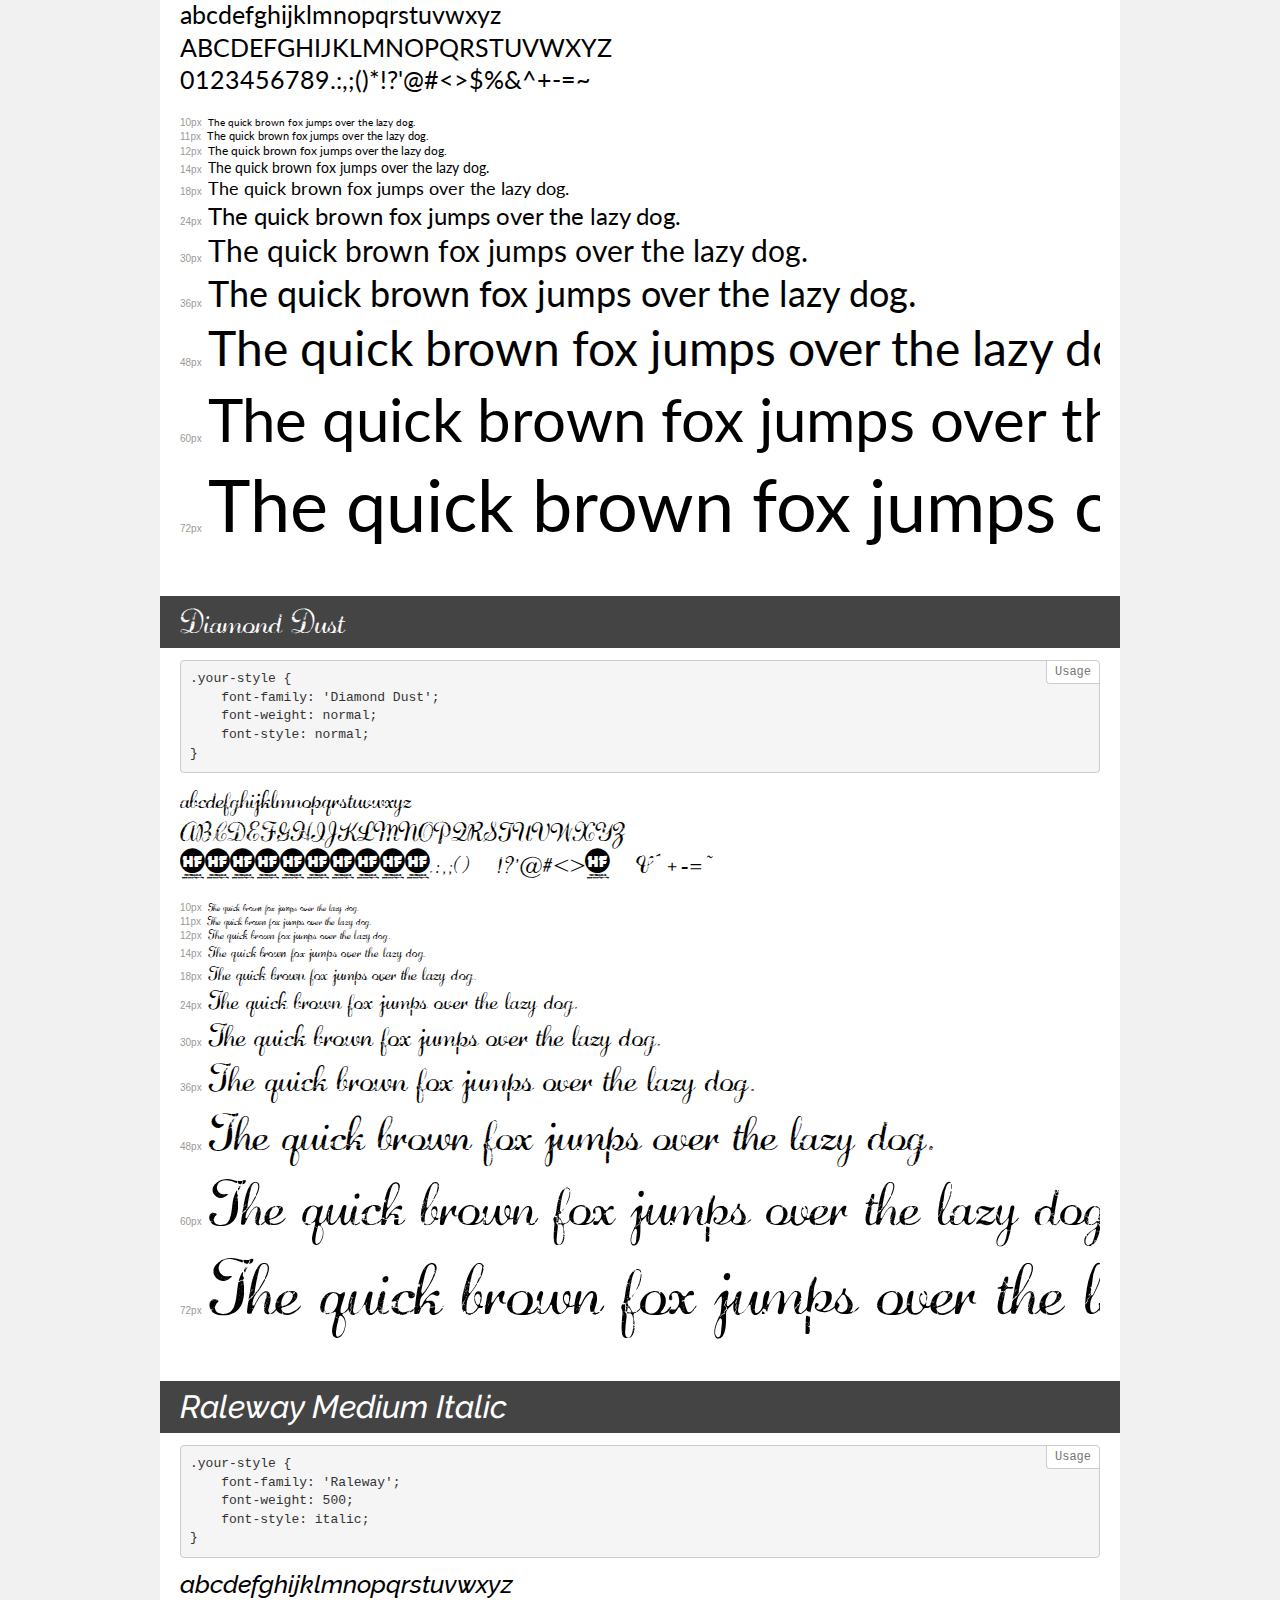
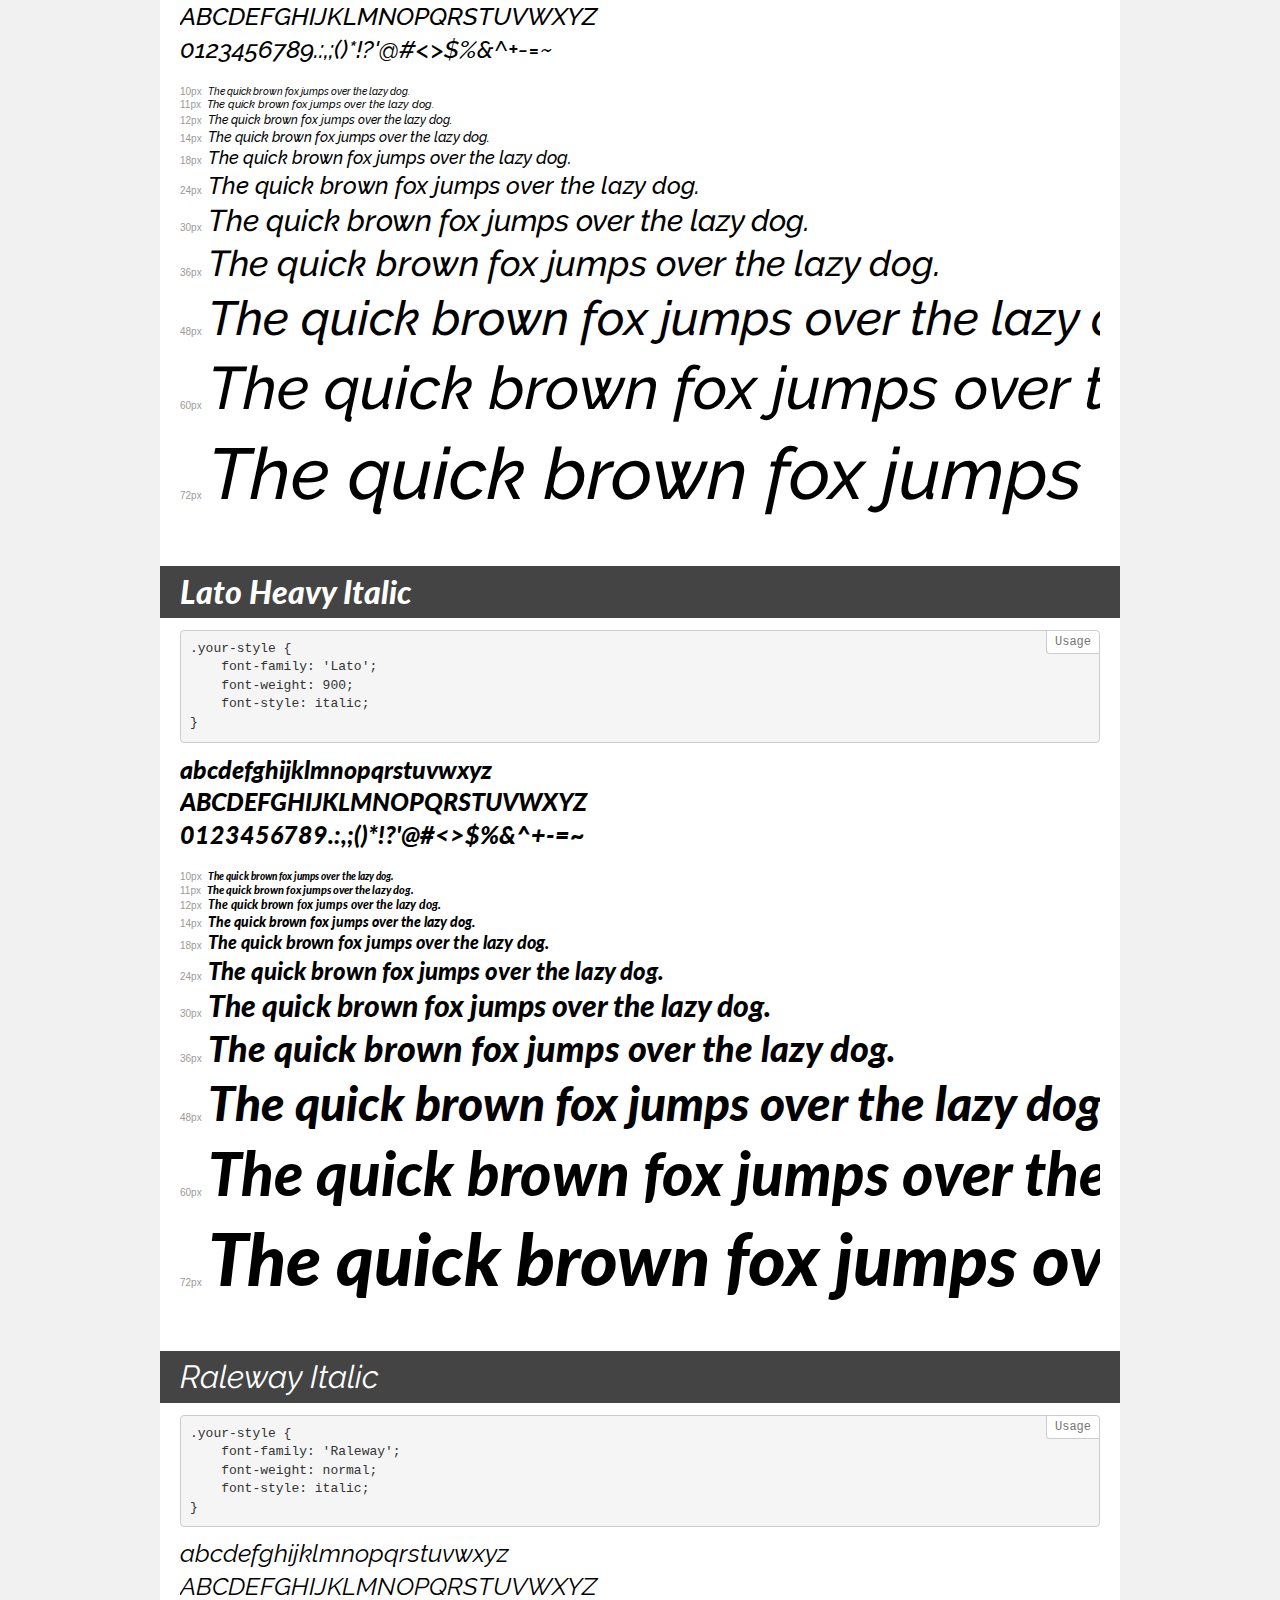
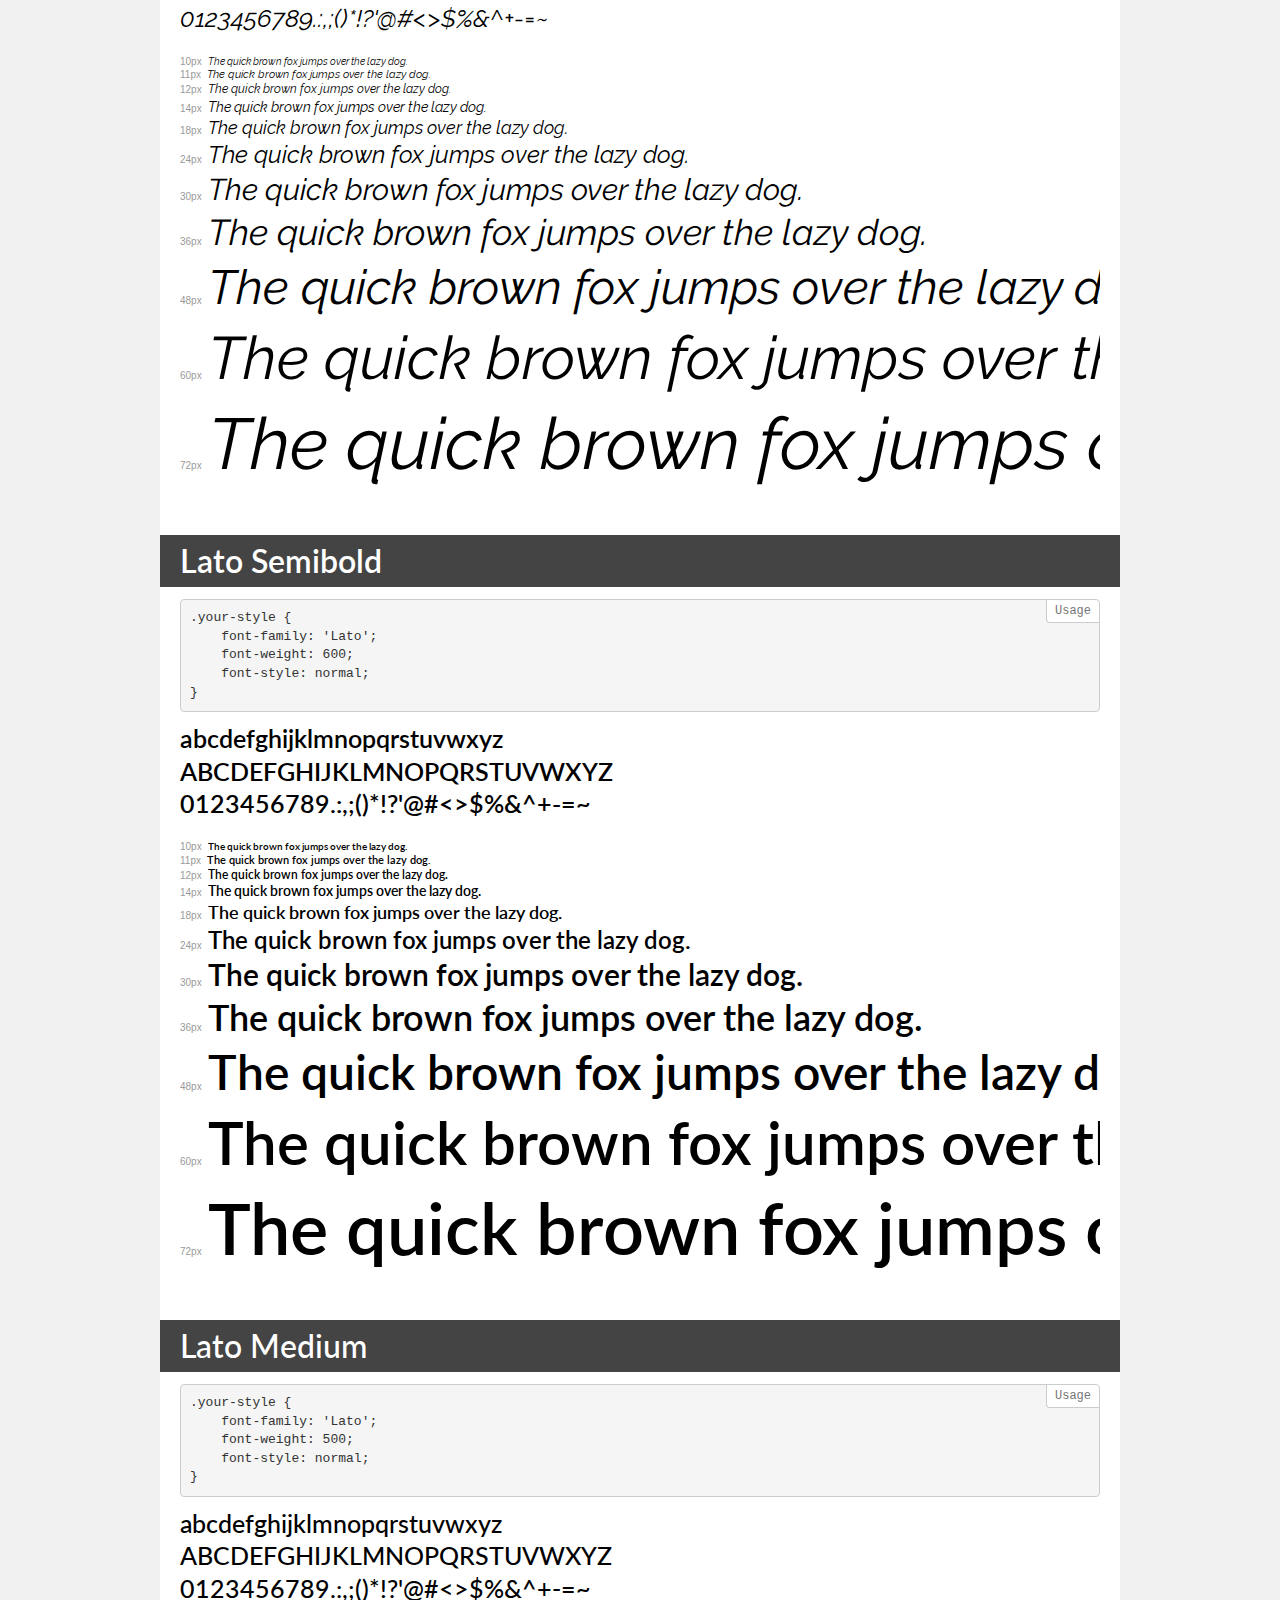
<file: assets/css/fonts/fontforesta/demo.html>
<!DOCTYPE html>
<html>
<head>
	<meta charset="utf-8">
	<meta http-equiv="X-UA-Compatible" content="IE=edge">
	<meta name="viewport" content="width=device-width, initial-scale=1">
	<meta name="robots" content="noindex, noarchive">
	<title>Transfonter demo</title>
	<link href="stylesheet.css" rel="stylesheet">
	<style>
		/*
		http://meyerweb.com/eric/tools/css/reset/
		v2.0 | 20110126
		License: none (public domain)
		*/
		html, body, div, span, applet, object, iframe,
		h1, h2, h3, h4, h5, h6, p, blockquote, pre,
		a, abbr, acronym, address, big, cite, code,
		del, dfn, em, img, ins, kbd, q, s, samp,
		small, strike, strong, sub, sup, tt, var,
		b, u, i, center,
		dl, dt, dd, ol, ul, li,
		fieldset, form, label, legend,
		table, caption, tbody, tfoot, thead, tr, th, td,
		article, aside, canvas, details, embed,
		figure, figcaption, footer, header, hgroup,
		menu, nav, output, ruby, section, summary,
		time, mark, audio, video {
			margin: 0;
			padding: 0;
			border: 0;
			font-size: 100%;
			font: inherit;
			vertical-align: baseline;
		}
		/* HTML5 display-role reset for older browsers */
		article, aside, details, figcaption, figure,
		footer, header, hgroup, menu, nav, section {
			display: block;
		}
		body {
			line-height: 1;
		}
		ol, ul {
			list-style: none;
		}
		blockquote, q {
			quotes: none;
		}
		blockquote:before, blockquote:after,
		q:before, q:after {
			content: '';
			content: none;
		}
		table {
			border-collapse: collapse;
			border-spacing: 0;
		}
		/* common styles */
		body {
			background: #f1f1f1;
			color: #000;
		}
		.page {
			background: #fff;
			width: 920px;
			margin: 0 auto;
			padding: 20px 20px 0 20px;
			overflow: hidden;
		}
		.font-container {
			overflow-x: auto;
			overflow-y: hidden;
			margin-bottom: 40px;
			line-height: 1.3;
			white-space: nowrap;
			padding-bottom: 5px;
		}
		h1 {
			position: relative;
			background: #444;
			font-size: 32px;
			color: #fff;
			padding: 10px 20px;
			margin: 0 -20px 12px -20px;
		}
		.letters {
			font-size: 25px;
			margin-bottom: 20px;
		}
		.s10:before {
			content: '10px';
		}
		.s11:before {
			content: '11px';
		}
		.s12:before {
			content: '12px';
		}
		.s14:before {
			content: '14px';
		}
		.s18:before {
			content: '18px';
		}
		.s24:before {
			content: '24px';
		}
		.s30:before {
			content: '30px';
		}
		.s36:before {
			content: '36px';
		}
		.s48:before {
			content: '48px';
		}
		.s60:before {
			content: '60px';
		}
		.s72:before {
			content: '72px';
		}
		.s10:before, .s11:before, .s12:before, .s14:before,
		.s18:before, .s24:before, .s30:before, .s36:before,
		.s48:before, .s60:before, .s72:before {
			font-family: Arial, sans-serif;
			font-size: 10px;
			font-weight: normal;
			font-style: normal;
			color: #999;
			padding-right: 6px;
		}
		pre {
			display: block;
			position: relative;
			padding: 9px;
			margin: 0 0 10px;
			font-family: Monaco, Menlo, Consolas, "Courier New", monospace !important;
			font-size: 13px;
			line-height: 1.428571429;
			color: #333;
			font-weight: normal !important;
			font-style: normal !important;
			background-color: #f5f5f5;
			border: 1px solid #ccc;
			overflow-x: auto;
			border-radius: 4px;
		}
		pre:after {
			display: block;
			position: absolute;
			right: 0;
			top: 0;
			content: 'Usage';
			line-height: 1;
			padding: 5px 8px;
			font-size: 12px;
			color: #767676;
			background-color: #fff;
			border: 1px solid #ccc;
			border-right: none;
			border-top: none;
			border-radius: 0 4px 0 4px;
			z-index: 10;
		}
		/* responsive */
		@media (max-width: 959px) {
			.page {
				width: auto;
				margin: 0;
			}
		}
	</style>
</head>
<body>
<div class="page">
	<div class="demo" style="font-family: 'Americus Script Aged'; font-weight: normal; font-style: normal;">
		<h1>AmericusScriptAged</h1>
		<pre>.your-style {
    font-family: 'Americus Script Aged';
    font-weight: normal;
    font-style: normal;
}</pre>
		<div class="font-container">
			<p class="letters">
				abcdefghijklmnopqrstuvwxyz <br />
				ABCDEFGHIJKLMNOPQRSTUVWXYZ <br />				0123456789.:,;()*!?'@#<>$%&^+-=~
			</p>
			<p class="s10" style="font-size: 10px;">The quick brown fox jumps over the lazy dog.</p>
			<p class="s11" style="font-size: 11px;">The quick brown fox jumps over the lazy dog.</p>
			<p class="s12" style="font-size: 12px;">The quick brown fox jumps over the lazy dog.</p>
			<p class="s14" style="font-size: 14px;">The quick brown fox jumps over the lazy dog.</p>
			<p class="s18" style="font-size: 18px;">The quick brown fox jumps over the lazy dog.</p>
			<p class="s24" style="font-size: 24px;">The quick brown fox jumps over the lazy dog.</p>
			<p class="s30" style="font-size: 30px;">The quick brown fox jumps over the lazy dog.</p>
			<p class="s36" style="font-size: 36px;">The quick brown fox jumps over the lazy dog.</p>
			<p class="s48" style="font-size: 48px;">The quick brown fox jumps over the lazy dog.</p>
			<p class="s60" style="font-size: 60px;">The quick brown fox jumps over the lazy dog.</p>
			<p class="s72" style="font-size: 72px;">The quick brown fox jumps over the lazy dog.</p>
		</div>
	</div>
	<div class="demo" style="font-family: 'Lato'; font-weight: 900; font-style: italic;">
		<h1>Lato Black Italic</h1>
		<pre>.your-style {
    font-family: 'Lato';
    font-weight: 900;
    font-style: italic;
}</pre>
		<div class="font-container">
			<p class="letters">
				abcdefghijklmnopqrstuvwxyz <br />
				ABCDEFGHIJKLMNOPQRSTUVWXYZ <br />				0123456789.:,;()*!?'@#<>$%&^+-=~
			</p>
			<p class="s10" style="font-size: 10px;">The quick brown fox jumps over the lazy dog.</p>
			<p class="s11" style="font-size: 11px;">The quick brown fox jumps over the lazy dog.</p>
			<p class="s12" style="font-size: 12px;">The quick brown fox jumps over the lazy dog.</p>
			<p class="s14" style="font-size: 14px;">The quick brown fox jumps over the lazy dog.</p>
			<p class="s18" style="font-size: 18px;">The quick brown fox jumps over the lazy dog.</p>
			<p class="s24" style="font-size: 24px;">The quick brown fox jumps over the lazy dog.</p>
			<p class="s30" style="font-size: 30px;">The quick brown fox jumps over the lazy dog.</p>
			<p class="s36" style="font-size: 36px;">The quick brown fox jumps over the lazy dog.</p>
			<p class="s48" style="font-size: 48px;">The quick brown fox jumps over the lazy dog.</p>
			<p class="s60" style="font-size: 60px;">The quick brown fox jumps over the lazy dog.</p>
			<p class="s72" style="font-size: 72px;">The quick brown fox jumps over the lazy dog.</p>
		</div>
	</div>
	<div class="demo" style="font-family: 'Lato'; font-weight: 600; font-style: italic;">
		<h1>Lato Semibold Italic</h1>
		<pre>.your-style {
    font-family: 'Lato';
    font-weight: 600;
    font-style: italic;
}</pre>
		<div class="font-container">
			<p class="letters">
				abcdefghijklmnopqrstuvwxyz <br />
				ABCDEFGHIJKLMNOPQRSTUVWXYZ <br />				0123456789.:,;()*!?'@#<>$%&^+-=~
			</p>
			<p class="s10" style="font-size: 10px;">The quick brown fox jumps over the lazy dog.</p>
			<p class="s11" style="font-size: 11px;">The quick brown fox jumps over the lazy dog.</p>
			<p class="s12" style="font-size: 12px;">The quick brown fox jumps over the lazy dog.</p>
			<p class="s14" style="font-size: 14px;">The quick brown fox jumps over the lazy dog.</p>
			<p class="s18" style="font-size: 18px;">The quick brown fox jumps over the lazy dog.</p>
			<p class="s24" style="font-size: 24px;">The quick brown fox jumps over the lazy dog.</p>
			<p class="s30" style="font-size: 30px;">The quick brown fox jumps over the lazy dog.</p>
			<p class="s36" style="font-size: 36px;">The quick brown fox jumps over the lazy dog.</p>
			<p class="s48" style="font-size: 48px;">The quick brown fox jumps over the lazy dog.</p>
			<p class="s60" style="font-size: 60px;">The quick brown fox jumps over the lazy dog.</p>
			<p class="s72" style="font-size: 72px;">The quick brown fox jumps over the lazy dog.</p>
		</div>
	</div>
	<div class="demo" style="font-family: 'Raleway'; font-weight: 800; font-style: normal;">
		<h1>Raleway ExtraBold</h1>
		<pre>.your-style {
    font-family: 'Raleway';
    font-weight: 800;
    font-style: normal;
}</pre>
		<div class="font-container">
			<p class="letters">
				abcdefghijklmnopqrstuvwxyz <br />
				ABCDEFGHIJKLMNOPQRSTUVWXYZ <br />				0123456789.:,;()*!?'@#<>$%&^+-=~
			</p>
			<p class="s10" style="font-size: 10px;">The quick brown fox jumps over the lazy dog.</p>
			<p class="s11" style="font-size: 11px;">The quick brown fox jumps over the lazy dog.</p>
			<p class="s12" style="font-size: 12px;">The quick brown fox jumps over the lazy dog.</p>
			<p class="s14" style="font-size: 14px;">The quick brown fox jumps over the lazy dog.</p>
			<p class="s18" style="font-size: 18px;">The quick brown fox jumps over the lazy dog.</p>
			<p class="s24" style="font-size: 24px;">The quick brown fox jumps over the lazy dog.</p>
			<p class="s30" style="font-size: 30px;">The quick brown fox jumps over the lazy dog.</p>
			<p class="s36" style="font-size: 36px;">The quick brown fox jumps over the lazy dog.</p>
			<p class="s48" style="font-size: 48px;">The quick brown fox jumps over the lazy dog.</p>
			<p class="s60" style="font-size: 60px;">The quick brown fox jumps over the lazy dog.</p>
			<p class="s72" style="font-size: 72px;">The quick brown fox jumps over the lazy dog.</p>
		</div>
	</div>
	<div class="demo" style="font-family: 'Raleway'; font-weight: 300; font-style: normal;">
		<h1>Raleway Light</h1>
		<pre>.your-style {
    font-family: 'Raleway';
    font-weight: 300;
    font-style: normal;
}</pre>
		<div class="font-container">
			<p class="letters">
				abcdefghijklmnopqrstuvwxyz <br />
				ABCDEFGHIJKLMNOPQRSTUVWXYZ <br />				0123456789.:,;()*!?'@#<>$%&^+-=~
			</p>
			<p class="s10" style="font-size: 10px;">The quick brown fox jumps over the lazy dog.</p>
			<p class="s11" style="font-size: 11px;">The quick brown fox jumps over the lazy dog.</p>
			<p class="s12" style="font-size: 12px;">The quick brown fox jumps over the lazy dog.</p>
			<p class="s14" style="font-size: 14px;">The quick brown fox jumps over the lazy dog.</p>
			<p class="s18" style="font-size: 18px;">The quick brown fox jumps over the lazy dog.</p>
			<p class="s24" style="font-size: 24px;">The quick brown fox jumps over the lazy dog.</p>
			<p class="s30" style="font-size: 30px;">The quick brown fox jumps over the lazy dog.</p>
			<p class="s36" style="font-size: 36px;">The quick brown fox jumps over the lazy dog.</p>
			<p class="s48" style="font-size: 48px;">The quick brown fox jumps over the lazy dog.</p>
			<p class="s60" style="font-size: 60px;">The quick brown fox jumps over the lazy dog.</p>
			<p class="s72" style="font-size: 72px;">The quick brown fox jumps over the lazy dog.</p>
		</div>
	</div>
	<div class="demo" style="font-family: 'Raleway'; font-weight: 300; font-style: italic;">
		<h1>Raleway Light Italic</h1>
		<pre>.your-style {
    font-family: 'Raleway';
    font-weight: 300;
    font-style: italic;
}</pre>
		<div class="font-container">
			<p class="letters">
				abcdefghijklmnopqrstuvwxyz <br />
				ABCDEFGHIJKLMNOPQRSTUVWXYZ <br />				0123456789.:,;()*!?'@#<>$%&^+-=~
			</p>
			<p class="s10" style="font-size: 10px;">The quick brown fox jumps over the lazy dog.</p>
			<p class="s11" style="font-size: 11px;">The quick brown fox jumps over the lazy dog.</p>
			<p class="s12" style="font-size: 12px;">The quick brown fox jumps over the lazy dog.</p>
			<p class="s14" style="font-size: 14px;">The quick brown fox jumps over the lazy dog.</p>
			<p class="s18" style="font-size: 18px;">The quick brown fox jumps over the lazy dog.</p>
			<p class="s24" style="font-size: 24px;">The quick brown fox jumps over the lazy dog.</p>
			<p class="s30" style="font-size: 30px;">The quick brown fox jumps over the lazy dog.</p>
			<p class="s36" style="font-size: 36px;">The quick brown fox jumps over the lazy dog.</p>
			<p class="s48" style="font-size: 48px;">The quick brown fox jumps over the lazy dog.</p>
			<p class="s60" style="font-size: 60px;">The quick brown fox jumps over the lazy dog.</p>
			<p class="s72" style="font-size: 72px;">The quick brown fox jumps over the lazy dog.</p>
		</div>
	</div>
	<div class="demo" style="font-family: 'Lato'; font-weight: 100; font-style: normal;">
		<h1>Lato Thin</h1>
		<pre>.your-style {
    font-family: 'Lato';
    font-weight: 100;
    font-style: normal;
}</pre>
		<div class="font-container">
			<p class="letters">
				abcdefghijklmnopqrstuvwxyz <br />
				ABCDEFGHIJKLMNOPQRSTUVWXYZ <br />				0123456789.:,;()*!?'@#<>$%&^+-=~
			</p>
			<p class="s10" style="font-size: 10px;">The quick brown fox jumps over the lazy dog.</p>
			<p class="s11" style="font-size: 11px;">The quick brown fox jumps over the lazy dog.</p>
			<p class="s12" style="font-size: 12px;">The quick brown fox jumps over the lazy dog.</p>
			<p class="s14" style="font-size: 14px;">The quick brown fox jumps over the lazy dog.</p>
			<p class="s18" style="font-size: 18px;">The quick brown fox jumps over the lazy dog.</p>
			<p class="s24" style="font-size: 24px;">The quick brown fox jumps over the lazy dog.</p>
			<p class="s30" style="font-size: 30px;">The quick brown fox jumps over the lazy dog.</p>
			<p class="s36" style="font-size: 36px;">The quick brown fox jumps over the lazy dog.</p>
			<p class="s48" style="font-size: 48px;">The quick brown fox jumps over the lazy dog.</p>
			<p class="s60" style="font-size: 60px;">The quick brown fox jumps over the lazy dog.</p>
			<p class="s72" style="font-size: 72px;">The quick brown fox jumps over the lazy dog.</p>
		</div>
	</div>
	<div class="demo" style="font-family: 'Lucida Bright'; font-weight: 600; font-style: italic;">
		<h1>Lucida Bright Demibold Italic</h1>
		<pre>.your-style {
    font-family: 'Lucida Bright';
    font-weight: 600;
    font-style: italic;
}</pre>
		<div class="font-container">
			<p class="letters">
				abcdefghijklmnopqrstuvwxyz <br />
				ABCDEFGHIJKLMNOPQRSTUVWXYZ <br />				0123456789.:,;()*!?'@#<>$%&^+-=~
			</p>
			<p class="s10" style="font-size: 10px;">The quick brown fox jumps over the lazy dog.</p>
			<p class="s11" style="font-size: 11px;">The quick brown fox jumps over the lazy dog.</p>
			<p class="s12" style="font-size: 12px;">The quick brown fox jumps over the lazy dog.</p>
			<p class="s14" style="font-size: 14px;">The quick brown fox jumps over the lazy dog.</p>
			<p class="s18" style="font-size: 18px;">The quick brown fox jumps over the lazy dog.</p>
			<p class="s24" style="font-size: 24px;">The quick brown fox jumps over the lazy dog.</p>
			<p class="s30" style="font-size: 30px;">The quick brown fox jumps over the lazy dog.</p>
			<p class="s36" style="font-size: 36px;">The quick brown fox jumps over the lazy dog.</p>
			<p class="s48" style="font-size: 48px;">The quick brown fox jumps over the lazy dog.</p>
			<p class="s60" style="font-size: 60px;">The quick brown fox jumps over the lazy dog.</p>
			<p class="s72" style="font-size: 72px;">The quick brown fox jumps over the lazy dog.</p>
		</div>
	</div>
	<div class="demo" style="font-family: 'Americus Script'; font-weight: normal; font-style: normal;">
		<h1>AmericusScript</h1>
		<pre>.your-style {
    font-family: 'Americus Script';
    font-weight: normal;
    font-style: normal;
}</pre>
		<div class="font-container">
			<p class="letters">
				abcdefghijklmnopqrstuvwxyz <br />
				ABCDEFGHIJKLMNOPQRSTUVWXYZ <br />				0123456789.:,;()*!?'@#<>$%&^+-=~
			</p>
			<p class="s10" style="font-size: 10px;">The quick brown fox jumps over the lazy dog.</p>
			<p class="s11" style="font-size: 11px;">The quick brown fox jumps over the lazy dog.</p>
			<p class="s12" style="font-size: 12px;">The quick brown fox jumps over the lazy dog.</p>
			<p class="s14" style="font-size: 14px;">The quick brown fox jumps over the lazy dog.</p>
			<p class="s18" style="font-size: 18px;">The quick brown fox jumps over the lazy dog.</p>
			<p class="s24" style="font-size: 24px;">The quick brown fox jumps over the lazy dog.</p>
			<p class="s30" style="font-size: 30px;">The quick brown fox jumps over the lazy dog.</p>
			<p class="s36" style="font-size: 36px;">The quick brown fox jumps over the lazy dog.</p>
			<p class="s48" style="font-size: 48px;">The quick brown fox jumps over the lazy dog.</p>
			<p class="s60" style="font-size: 60px;">The quick brown fox jumps over the lazy dog.</p>
			<p class="s72" style="font-size: 72px;">The quick brown fox jumps over the lazy dog.</p>
		</div>
	</div>
	<div class="demo" style="font-family: 'Lucida Bright'; font-weight: normal; font-style: normal;">
		<h1>Lucida Bright</h1>
		<pre>.your-style {
    font-family: 'Lucida Bright';
    font-weight: normal;
    font-style: normal;
}</pre>
		<div class="font-container">
			<p class="letters">
				abcdefghijklmnopqrstuvwxyz <br />
				ABCDEFGHIJKLMNOPQRSTUVWXYZ <br />				0123456789.:,;()*!?'@#<>$%&^+-=~
			</p>
			<p class="s10" style="font-size: 10px;">The quick brown fox jumps over the lazy dog.</p>
			<p class="s11" style="font-size: 11px;">The quick brown fox jumps over the lazy dog.</p>
			<p class="s12" style="font-size: 12px;">The quick brown fox jumps over the lazy dog.</p>
			<p class="s14" style="font-size: 14px;">The quick brown fox jumps over the lazy dog.</p>
			<p class="s18" style="font-size: 18px;">The quick brown fox jumps over the lazy dog.</p>
			<p class="s24" style="font-size: 24px;">The quick brown fox jumps over the lazy dog.</p>
			<p class="s30" style="font-size: 30px;">The quick brown fox jumps over the lazy dog.</p>
			<p class="s36" style="font-size: 36px;">The quick brown fox jumps over the lazy dog.</p>
			<p class="s48" style="font-size: 48px;">The quick brown fox jumps over the lazy dog.</p>
			<p class="s60" style="font-size: 60px;">The quick brown fox jumps over the lazy dog.</p>
			<p class="s72" style="font-size: 72px;">The quick brown fox jumps over the lazy dog.</p>
		</div>
	</div>
	<div class="demo" style="font-family: 'Raleway'; font-weight: 900; font-style: italic;">
		<h1>Raleway Black Italic</h1>
		<pre>.your-style {
    font-family: 'Raleway';
    font-weight: 900;
    font-style: italic;
}</pre>
		<div class="font-container">
			<p class="letters">
				abcdefghijklmnopqrstuvwxyz <br />
				ABCDEFGHIJKLMNOPQRSTUVWXYZ <br />				0123456789.:,;()*!?'@#<>$%&^+-=~
			</p>
			<p class="s10" style="font-size: 10px;">The quick brown fox jumps over the lazy dog.</p>
			<p class="s11" style="font-size: 11px;">The quick brown fox jumps over the lazy dog.</p>
			<p class="s12" style="font-size: 12px;">The quick brown fox jumps over the lazy dog.</p>
			<p class="s14" style="font-size: 14px;">The quick brown fox jumps over the lazy dog.</p>
			<p class="s18" style="font-size: 18px;">The quick brown fox jumps over the lazy dog.</p>
			<p class="s24" style="font-size: 24px;">The quick brown fox jumps over the lazy dog.</p>
			<p class="s30" style="font-size: 30px;">The quick brown fox jumps over the lazy dog.</p>
			<p class="s36" style="font-size: 36px;">The quick brown fox jumps over the lazy dog.</p>
			<p class="s48" style="font-size: 48px;">The quick brown fox jumps over the lazy dog.</p>
			<p class="s60" style="font-size: 60px;">The quick brown fox jumps over the lazy dog.</p>
			<p class="s72" style="font-size: 72px;">The quick brown fox jumps over the lazy dog.</p>
		</div>
	</div>
	<div class="demo" style="font-family: 'LaurenScript'; font-weight: 100; font-style: normal;">
		<h1>LaurenScript Regular</h1>
		<pre>.your-style {
    font-family: 'LaurenScript';
    font-weight: 100;
    font-style: normal;
}</pre>
		<div class="font-container">
			<p class="letters">
				abcdefghijklmnopqrstuvwxyz <br />
				ABCDEFGHIJKLMNOPQRSTUVWXYZ <br />				0123456789.:,;()*!?'@#<>$%&^+-=~
			</p>
			<p class="s10" style="font-size: 10px;">The quick brown fox jumps over the lazy dog.</p>
			<p class="s11" style="font-size: 11px;">The quick brown fox jumps over the lazy dog.</p>
			<p class="s12" style="font-size: 12px;">The quick brown fox jumps over the lazy dog.</p>
			<p class="s14" style="font-size: 14px;">The quick brown fox jumps over the lazy dog.</p>
			<p class="s18" style="font-size: 18px;">The quick brown fox jumps over the lazy dog.</p>
			<p class="s24" style="font-size: 24px;">The quick brown fox jumps over the lazy dog.</p>
			<p class="s30" style="font-size: 30px;">The quick brown fox jumps over the lazy dog.</p>
			<p class="s36" style="font-size: 36px;">The quick brown fox jumps over the lazy dog.</p>
			<p class="s48" style="font-size: 48px;">The quick brown fox jumps over the lazy dog.</p>
			<p class="s60" style="font-size: 60px;">The quick brown fox jumps over the lazy dog.</p>
			<p class="s72" style="font-size: 72px;">The quick brown fox jumps over the lazy dog.</p>
		</div>
	</div>
	<div class="demo" style="font-family: 'Raleway'; font-weight: bold; font-style: italic;">
		<h1>Raleway Bold Italic</h1>
		<pre>.your-style {
    font-family: 'Raleway';
    font-weight: bold;
    font-style: italic;
}</pre>
		<div class="font-container">
			<p class="letters">
				abcdefghijklmnopqrstuvwxyz <br />
				ABCDEFGHIJKLMNOPQRSTUVWXYZ <br />				0123456789.:,;()*!?'@#<>$%&^+-=~
			</p>
			<p class="s10" style="font-size: 10px;">The quick brown fox jumps over the lazy dog.</p>
			<p class="s11" style="font-size: 11px;">The quick brown fox jumps over the lazy dog.</p>
			<p class="s12" style="font-size: 12px;">The quick brown fox jumps over the lazy dog.</p>
			<p class="s14" style="font-size: 14px;">The quick brown fox jumps over the lazy dog.</p>
			<p class="s18" style="font-size: 18px;">The quick brown fox jumps over the lazy dog.</p>
			<p class="s24" style="font-size: 24px;">The quick brown fox jumps over the lazy dog.</p>
			<p class="s30" style="font-size: 30px;">The quick brown fox jumps over the lazy dog.</p>
			<p class="s36" style="font-size: 36px;">The quick brown fox jumps over the lazy dog.</p>
			<p class="s48" style="font-size: 48px;">The quick brown fox jumps over the lazy dog.</p>
			<p class="s60" style="font-size: 60px;">The quick brown fox jumps over the lazy dog.</p>
			<p class="s72" style="font-size: 72px;">The quick brown fox jumps over the lazy dog.</p>
		</div>
	</div>
	<div class="demo" style="font-family: 'Lato'; font-weight: bold; font-style: normal;">
		<h1>Lato Bold</h1>
		<pre>.your-style {
    font-family: 'Lato';
    font-weight: bold;
    font-style: normal;
}</pre>
		<div class="font-container">
			<p class="letters">
				abcdefghijklmnopqrstuvwxyz <br />
				ABCDEFGHIJKLMNOPQRSTUVWXYZ <br />				0123456789.:,;()*!?'@#<>$%&^+-=~
			</p>
			<p class="s10" style="font-size: 10px;">The quick brown fox jumps over the lazy dog.</p>
			<p class="s11" style="font-size: 11px;">The quick brown fox jumps over the lazy dog.</p>
			<p class="s12" style="font-size: 12px;">The quick brown fox jumps over the lazy dog.</p>
			<p class="s14" style="font-size: 14px;">The quick brown fox jumps over the lazy dog.</p>
			<p class="s18" style="font-size: 18px;">The quick brown fox jumps over the lazy dog.</p>
			<p class="s24" style="font-size: 24px;">The quick brown fox jumps over the lazy dog.</p>
			<p class="s30" style="font-size: 30px;">The quick brown fox jumps over the lazy dog.</p>
			<p class="s36" style="font-size: 36px;">The quick brown fox jumps over the lazy dog.</p>
			<p class="s48" style="font-size: 48px;">The quick brown fox jumps over the lazy dog.</p>
			<p class="s60" style="font-size: 60px;">The quick brown fox jumps over the lazy dog.</p>
			<p class="s72" style="font-size: 72px;">The quick brown fox jumps over the lazy dog.</p>
		</div>
	</div>
	<div class="demo" style="font-family: 'Lato'; font-weight: normal; font-style: normal;">
		<h1>Lato Regular</h1>
		<pre>.your-style {
    font-family: 'Lato';
    font-weight: normal;
    font-style: normal;
}</pre>
		<div class="font-container">
			<p class="letters">
				abcdefghijklmnopqrstuvwxyz <br />
				ABCDEFGHIJKLMNOPQRSTUVWXYZ <br />				0123456789.:,;()*!?'@#<>$%&^+-=~
			</p>
			<p class="s10" style="font-size: 10px;">The quick brown fox jumps over the lazy dog.</p>
			<p class="s11" style="font-size: 11px;">The quick brown fox jumps over the lazy dog.</p>
			<p class="s12" style="font-size: 12px;">The quick brown fox jumps over the lazy dog.</p>
			<p class="s14" style="font-size: 14px;">The quick brown fox jumps over the lazy dog.</p>
			<p class="s18" style="font-size: 18px;">The quick brown fox jumps over the lazy dog.</p>
			<p class="s24" style="font-size: 24px;">The quick brown fox jumps over the lazy dog.</p>
			<p class="s30" style="font-size: 30px;">The quick brown fox jumps over the lazy dog.</p>
			<p class="s36" style="font-size: 36px;">The quick brown fox jumps over the lazy dog.</p>
			<p class="s48" style="font-size: 48px;">The quick brown fox jumps over the lazy dog.</p>
			<p class="s60" style="font-size: 60px;">The quick brown fox jumps over the lazy dog.</p>
			<p class="s72" style="font-size: 72px;">The quick brown fox jumps over the lazy dog.</p>
		</div>
	</div>
	<div class="demo" style="font-family: 'Diamond Dust'; font-weight: normal; font-style: normal;">
		<h1>Diamond Dust</h1>
		<pre>.your-style {
    font-family: 'Diamond Dust';
    font-weight: normal;
    font-style: normal;
}</pre>
		<div class="font-container">
			<p class="letters">
				abcdefghijklmnopqrstuvwxyz <br />
				ABCDEFGHIJKLMNOPQRSTUVWXYZ <br />				0123456789.:,;()*!?'@#<>$%&^+-=~
			</p>
			<p class="s10" style="font-size: 10px;">The quick brown fox jumps over the lazy dog.</p>
			<p class="s11" style="font-size: 11px;">The quick brown fox jumps over the lazy dog.</p>
			<p class="s12" style="font-size: 12px;">The quick brown fox jumps over the lazy dog.</p>
			<p class="s14" style="font-size: 14px;">The quick brown fox jumps over the lazy dog.</p>
			<p class="s18" style="font-size: 18px;">The quick brown fox jumps over the lazy dog.</p>
			<p class="s24" style="font-size: 24px;">The quick brown fox jumps over the lazy dog.</p>
			<p class="s30" style="font-size: 30px;">The quick brown fox jumps over the lazy dog.</p>
			<p class="s36" style="font-size: 36px;">The quick brown fox jumps over the lazy dog.</p>
			<p class="s48" style="font-size: 48px;">The quick brown fox jumps over the lazy dog.</p>
			<p class="s60" style="font-size: 60px;">The quick brown fox jumps over the lazy dog.</p>
			<p class="s72" style="font-size: 72px;">The quick brown fox jumps over the lazy dog.</p>
		</div>
	</div>
	<div class="demo" style="font-family: 'Raleway'; font-weight: 500; font-style: italic;">
		<h1>Raleway Medium Italic</h1>
		<pre>.your-style {
    font-family: 'Raleway';
    font-weight: 500;
    font-style: italic;
}</pre>
		<div class="font-container">
			<p class="letters">
				abcdefghijklmnopqrstuvwxyz <br />
				ABCDEFGHIJKLMNOPQRSTUVWXYZ <br />				0123456789.:,;()*!?'@#<>$%&^+-=~
			</p>
			<p class="s10" style="font-size: 10px;">The quick brown fox jumps over the lazy dog.</p>
			<p class="s11" style="font-size: 11px;">The quick brown fox jumps over the lazy dog.</p>
			<p class="s12" style="font-size: 12px;">The quick brown fox jumps over the lazy dog.</p>
			<p class="s14" style="font-size: 14px;">The quick brown fox jumps over the lazy dog.</p>
			<p class="s18" style="font-size: 18px;">The quick brown fox jumps over the lazy dog.</p>
			<p class="s24" style="font-size: 24px;">The quick brown fox jumps over the lazy dog.</p>
			<p class="s30" style="font-size: 30px;">The quick brown fox jumps over the lazy dog.</p>
			<p class="s36" style="font-size: 36px;">The quick brown fox jumps over the lazy dog.</p>
			<p class="s48" style="font-size: 48px;">The quick brown fox jumps over the lazy dog.</p>
			<p class="s60" style="font-size: 60px;">The quick brown fox jumps over the lazy dog.</p>
			<p class="s72" style="font-size: 72px;">The quick brown fox jumps over the lazy dog.</p>
		</div>
	</div>
	<div class="demo" style="font-family: 'Lato'; font-weight: 900; font-style: italic;">
		<h1>Lato Heavy Italic</h1>
		<pre>.your-style {
    font-family: 'Lato';
    font-weight: 900;
    font-style: italic;
}</pre>
		<div class="font-container">
			<p class="letters">
				abcdefghijklmnopqrstuvwxyz <br />
				ABCDEFGHIJKLMNOPQRSTUVWXYZ <br />				0123456789.:,;()*!?'@#<>$%&^+-=~
			</p>
			<p class="s10" style="font-size: 10px;">The quick brown fox jumps over the lazy dog.</p>
			<p class="s11" style="font-size: 11px;">The quick brown fox jumps over the lazy dog.</p>
			<p class="s12" style="font-size: 12px;">The quick brown fox jumps over the lazy dog.</p>
			<p class="s14" style="font-size: 14px;">The quick brown fox jumps over the lazy dog.</p>
			<p class="s18" style="font-size: 18px;">The quick brown fox jumps over the lazy dog.</p>
			<p class="s24" style="font-size: 24px;">The quick brown fox jumps over the lazy dog.</p>
			<p class="s30" style="font-size: 30px;">The quick brown fox jumps over the lazy dog.</p>
			<p class="s36" style="font-size: 36px;">The quick brown fox jumps over the lazy dog.</p>
			<p class="s48" style="font-size: 48px;">The quick brown fox jumps over the lazy dog.</p>
			<p class="s60" style="font-size: 60px;">The quick brown fox jumps over the lazy dog.</p>
			<p class="s72" style="font-size: 72px;">The quick brown fox jumps over the lazy dog.</p>
		</div>
	</div>
	<div class="demo" style="font-family: 'Raleway'; font-weight: normal; font-style: italic;">
		<h1>Raleway Italic</h1>
		<pre>.your-style {
    font-family: 'Raleway';
    font-weight: normal;
    font-style: italic;
}</pre>
		<div class="font-container">
			<p class="letters">
				abcdefghijklmnopqrstuvwxyz <br />
				ABCDEFGHIJKLMNOPQRSTUVWXYZ <br />				0123456789.:,;()*!?'@#<>$%&^+-=~
			</p>
			<p class="s10" style="font-size: 10px;">The quick brown fox jumps over the lazy dog.</p>
			<p class="s11" style="font-size: 11px;">The quick brown fox jumps over the lazy dog.</p>
			<p class="s12" style="font-size: 12px;">The quick brown fox jumps over the lazy dog.</p>
			<p class="s14" style="font-size: 14px;">The quick brown fox jumps over the lazy dog.</p>
			<p class="s18" style="font-size: 18px;">The quick brown fox jumps over the lazy dog.</p>
			<p class="s24" style="font-size: 24px;">The quick brown fox jumps over the lazy dog.</p>
			<p class="s30" style="font-size: 30px;">The quick brown fox jumps over the lazy dog.</p>
			<p class="s36" style="font-size: 36px;">The quick brown fox jumps over the lazy dog.</p>
			<p class="s48" style="font-size: 48px;">The quick brown fox jumps over the lazy dog.</p>
			<p class="s60" style="font-size: 60px;">The quick brown fox jumps over the lazy dog.</p>
			<p class="s72" style="font-size: 72px;">The quick brown fox jumps over the lazy dog.</p>
		</div>
	</div>
	<div class="demo" style="font-family: 'Lato'; font-weight: 600; font-style: normal;">
		<h1>Lato Semibold</h1>
		<pre>.your-style {
    font-family: 'Lato';
    font-weight: 600;
    font-style: normal;
}</pre>
		<div class="font-container">
			<p class="letters">
				abcdefghijklmnopqrstuvwxyz <br />
				ABCDEFGHIJKLMNOPQRSTUVWXYZ <br />				0123456789.:,;()*!?'@#<>$%&^+-=~
			</p>
			<p class="s10" style="font-size: 10px;">The quick brown fox jumps over the lazy dog.</p>
			<p class="s11" style="font-size: 11px;">The quick brown fox jumps over the lazy dog.</p>
			<p class="s12" style="font-size: 12px;">The quick brown fox jumps over the lazy dog.</p>
			<p class="s14" style="font-size: 14px;">The quick brown fox jumps over the lazy dog.</p>
			<p class="s18" style="font-size: 18px;">The quick brown fox jumps over the lazy dog.</p>
			<p class="s24" style="font-size: 24px;">The quick brown fox jumps over the lazy dog.</p>
			<p class="s30" style="font-size: 30px;">The quick brown fox jumps over the lazy dog.</p>
			<p class="s36" style="font-size: 36px;">The quick brown fox jumps over the lazy dog.</p>
			<p class="s48" style="font-size: 48px;">The quick brown fox jumps over the lazy dog.</p>
			<p class="s60" style="font-size: 60px;">The quick brown fox jumps over the lazy dog.</p>
			<p class="s72" style="font-size: 72px;">The quick brown fox jumps over the lazy dog.</p>
		</div>
	</div>
	<div class="demo" style="font-family: 'Lato'; font-weight: 500; font-style: normal;">
		<h1>Lato Medium</h1>
		<pre>.your-style {
    font-family: 'Lato';
    font-weight: 500;
    font-style: normal;
}</pre>
		<div class="font-container">
			<p class="letters">
				abcdefghijklmnopqrstuvwxyz <br />
				ABCDEFGHIJKLMNOPQRSTUVWXYZ <br />				0123456789.:,;()*!?'@#<>$%&^+-=~
			</p>
			<p class="s10" style="font-size: 10px;">The quick brown fox jumps over the lazy dog.</p>
			<p class="s11" style="font-size: 11px;">The quick brown fox jumps over the lazy dog.</p>
			<p class="s12" style="font-size: 12px;">The quick brown fox jumps over the lazy dog.</p>
			<p class="s14" style="font-size: 14px;">The quick brown fox jumps over the lazy dog.</p>
			<p class="s18" style="font-size: 18px;">The quick brown fox jumps over the lazy dog.</p>
			<p class="s24" style="font-size: 24px;">The quick brown fox jumps over the lazy dog.</p>
			<p class="s30" style="font-size: 30px;">The quick brown fox jumps over the lazy dog.</p>
			<p class="s36" style="font-size: 36px;">The quick brown fox jumps over the lazy dog.</p>
			<p class="s48" style="font-size: 48px;">The quick brown fox jumps over the lazy dog.</p>
			<p class="s60" style="font-size: 60px;">The quick brown fox jumps over the lazy dog.</p>
			<p class="s72" style="font-size: 72px;">The quick brown fox jumps over the lazy dog.</p>
		</div>
	</div>
	<div class="demo" style="font-family: 'Raleway'; font-weight: 900; font-style: normal;">
		<h1>Raleway Black</h1>
		<pre>.your-style {
    font-family: 'Raleway';
    font-weight: 900;
    font-style: normal;
}</pre>
		<div class="font-container">
			<p class="letters">
				abcdefghijklmnopqrstuvwxyz <br />
				ABCDEFGHIJKLMNOPQRSTUVWXYZ <br />				0123456789.:,;()*!?'@#<>$%&^+-=~
			</p>
			<p class="s10" style="font-size: 10px;">The quick brown fox jumps over the lazy dog.</p>
			<p class="s11" style="font-size: 11px;">The quick brown fox jumps over the lazy dog.</p>
			<p class="s12" style="font-size: 12px;">The quick brown fox jumps over the lazy dog.</p>
			<p class="s14" style="font-size: 14px;">The quick brown fox jumps over the lazy dog.</p>
			<p class="s18" style="font-size: 18px;">The quick brown fox jumps over the lazy dog.</p>
			<p class="s24" style="font-size: 24px;">The quick brown fox jumps over the lazy dog.</p>
			<p class="s30" style="font-size: 30px;">The quick brown fox jumps over the lazy dog.</p>
			<p class="s36" style="font-size: 36px;">The quick brown fox jumps over the lazy dog.</p>
			<p class="s48" style="font-size: 48px;">The quick brown fox jumps over the lazy dog.</p>
			<p class="s60" style="font-size: 60px;">The quick brown fox jumps over the lazy dog.</p>
			<p class="s72" style="font-size: 72px;">The quick brown fox jumps over the lazy dog.</p>
		</div>
	</div>
	<div class="demo" style="font-family: 'Lato'; font-weight: bold; font-style: italic;">
		<h1>Lato Bold Italic</h1>
		<pre>.your-style {
    font-family: 'Lato';
    font-weight: bold;
    font-style: italic;
}</pre>
		<div class="font-container">
			<p class="letters">
				abcdefghijklmnopqrstuvwxyz <br />
				ABCDEFGHIJKLMNOPQRSTUVWXYZ <br />				0123456789.:,;()*!?'@#<>$%&^+-=~
			</p>
			<p class="s10" style="font-size: 10px;">The quick brown fox jumps over the lazy dog.</p>
			<p class="s11" style="font-size: 11px;">The quick brown fox jumps over the lazy dog.</p>
			<p class="s12" style="font-size: 12px;">The quick brown fox jumps over the lazy dog.</p>
			<p class="s14" style="font-size: 14px;">The quick brown fox jumps over the lazy dog.</p>
			<p class="s18" style="font-size: 18px;">The quick brown fox jumps over the lazy dog.</p>
			<p class="s24" style="font-size: 24px;">The quick brown fox jumps over the lazy dog.</p>
			<p class="s30" style="font-size: 30px;">The quick brown fox jumps over the lazy dog.</p>
			<p class="s36" style="font-size: 36px;">The quick brown fox jumps over the lazy dog.</p>
			<p class="s48" style="font-size: 48px;">The quick brown fox jumps over the lazy dog.</p>
			<p class="s60" style="font-size: 60px;">The quick brown fox jumps over the lazy dog.</p>
			<p class="s72" style="font-size: 72px;">The quick brown fox jumps over the lazy dog.</p>
		</div>
	</div>
	<div class="demo" style="font-family: 'Lato'; font-weight: 900; font-style: normal;">
		<h1>Lato Heavy</h1>
		<pre>.your-style {
    font-family: 'Lato';
    font-weight: 900;
    font-style: normal;
}</pre>
		<div class="font-container">
			<p class="letters">
				abcdefghijklmnopqrstuvwxyz <br />
				ABCDEFGHIJKLMNOPQRSTUVWXYZ <br />				0123456789.:,;()*!?'@#<>$%&^+-=~
			</p>
			<p class="s10" style="font-size: 10px;">The quick brown fox jumps over the lazy dog.</p>
			<p class="s11" style="font-size: 11px;">The quick brown fox jumps over the lazy dog.</p>
			<p class="s12" style="font-size: 12px;">The quick brown fox jumps over the lazy dog.</p>
			<p class="s14" style="font-size: 14px;">The quick brown fox jumps over the lazy dog.</p>
			<p class="s18" style="font-size: 18px;">The quick brown fox jumps over the lazy dog.</p>
			<p class="s24" style="font-size: 24px;">The quick brown fox jumps over the lazy dog.</p>
			<p class="s30" style="font-size: 30px;">The quick brown fox jumps over the lazy dog.</p>
			<p class="s36" style="font-size: 36px;">The quick brown fox jumps over the lazy dog.</p>
			<p class="s48" style="font-size: 48px;">The quick brown fox jumps over the lazy dog.</p>
			<p class="s60" style="font-size: 60px;">The quick brown fox jumps over the lazy dog.</p>
			<p class="s72" style="font-size: 72px;">The quick brown fox jumps over the lazy dog.</p>
		</div>
	</div>
	<div class="demo" style="font-family: 'Lato'; font-weight: 300; font-style: italic;">
		<h1>Lato Light Italic</h1>
		<pre>.your-style {
    font-family: 'Lato';
    font-weight: 300;
    font-style: italic;
}</pre>
		<div class="font-container">
			<p class="letters">
				abcdefghijklmnopqrstuvwxyz <br />
				ABCDEFGHIJKLMNOPQRSTUVWXYZ <br />				0123456789.:,;()*!?'@#<>$%&^+-=~
			</p>
			<p class="s10" style="font-size: 10px;">The quick brown fox jumps over the lazy dog.</p>
			<p class="s11" style="font-size: 11px;">The quick brown fox jumps over the lazy dog.</p>
			<p class="s12" style="font-size: 12px;">The quick brown fox jumps over the lazy dog.</p>
			<p class="s14" style="font-size: 14px;">The quick brown fox jumps over the lazy dog.</p>
			<p class="s18" style="font-size: 18px;">The quick brown fox jumps over the lazy dog.</p>
			<p class="s24" style="font-size: 24px;">The quick brown fox jumps over the lazy dog.</p>
			<p class="s30" style="font-size: 30px;">The quick brown fox jumps over the lazy dog.</p>
			<p class="s36" style="font-size: 36px;">The quick brown fox jumps over the lazy dog.</p>
			<p class="s48" style="font-size: 48px;">The quick brown fox jumps over the lazy dog.</p>
			<p class="s60" style="font-size: 60px;">The quick brown fox jumps over the lazy dog.</p>
			<p class="s72" style="font-size: 72px;">The quick brown fox jumps over the lazy dog.</p>
		</div>
	</div>
	<div class="demo" style="font-family: 'Raleway'; font-weight: 500; font-style: normal;">
		<h1>Raleway Medium</h1>
		<pre>.your-style {
    font-family: 'Raleway';
    font-weight: 500;
    font-style: normal;
}</pre>
		<div class="font-container">
			<p class="letters">
				abcdefghijklmnopqrstuvwxyz <br />
				ABCDEFGHIJKLMNOPQRSTUVWXYZ <br />				0123456789.:,;()*!?'@#<>$%&^+-=~
			</p>
			<p class="s10" style="font-size: 10px;">The quick brown fox jumps over the lazy dog.</p>
			<p class="s11" style="font-size: 11px;">The quick brown fox jumps over the lazy dog.</p>
			<p class="s12" style="font-size: 12px;">The quick brown fox jumps over the lazy dog.</p>
			<p class="s14" style="font-size: 14px;">The quick brown fox jumps over the lazy dog.</p>
			<p class="s18" style="font-size: 18px;">The quick brown fox jumps over the lazy dog.</p>
			<p class="s24" style="font-size: 24px;">The quick brown fox jumps over the lazy dog.</p>
			<p class="s30" style="font-size: 30px;">The quick brown fox jumps over the lazy dog.</p>
			<p class="s36" style="font-size: 36px;">The quick brown fox jumps over the lazy dog.</p>
			<p class="s48" style="font-size: 48px;">The quick brown fox jumps over the lazy dog.</p>
			<p class="s60" style="font-size: 60px;">The quick brown fox jumps over the lazy dog.</p>
			<p class="s72" style="font-size: 72px;">The quick brown fox jumps over the lazy dog.</p>
		</div>
	</div>
	<div class="demo" style="font-family: 'Raleway'; font-weight: bold; font-style: normal;">
		<h1>Raleway Bold</h1>
		<pre>.your-style {
    font-family: 'Raleway';
    font-weight: bold;
    font-style: normal;
}</pre>
		<div class="font-container">
			<p class="letters">
				abcdefghijklmnopqrstuvwxyz <br />
				ABCDEFGHIJKLMNOPQRSTUVWXYZ <br />				0123456789.:,;()*!?'@#<>$%&^+-=~
			</p>
			<p class="s10" style="font-size: 10px;">The quick brown fox jumps over the lazy dog.</p>
			<p class="s11" style="font-size: 11px;">The quick brown fox jumps over the lazy dog.</p>
			<p class="s12" style="font-size: 12px;">The quick brown fox jumps over the lazy dog.</p>
			<p class="s14" style="font-size: 14px;">The quick brown fox jumps over the lazy dog.</p>
			<p class="s18" style="font-size: 18px;">The quick brown fox jumps over the lazy dog.</p>
			<p class="s24" style="font-size: 24px;">The quick brown fox jumps over the lazy dog.</p>
			<p class="s30" style="font-size: 30px;">The quick brown fox jumps over the lazy dog.</p>
			<p class="s36" style="font-size: 36px;">The quick brown fox jumps over the lazy dog.</p>
			<p class="s48" style="font-size: 48px;">The quick brown fox jumps over the lazy dog.</p>
			<p class="s60" style="font-size: 60px;">The quick brown fox jumps over the lazy dog.</p>
			<p class="s72" style="font-size: 72px;">The quick brown fox jumps over the lazy dog.</p>
		</div>
	</div>
	<div class="demo" style="font-family: 'Raleway'; font-weight: 100; font-style: normal;">
		<h1>Raleway Thin</h1>
		<pre>.your-style {
    font-family: 'Raleway';
    font-weight: 100;
    font-style: normal;
}</pre>
		<div class="font-container">
			<p class="letters">
				abcdefghijklmnopqrstuvwxyz <br />
				ABCDEFGHIJKLMNOPQRSTUVWXYZ <br />				0123456789.:,;()*!?'@#<>$%&^+-=~
			</p>
			<p class="s10" style="font-size: 10px;">The quick brown fox jumps over the lazy dog.</p>
			<p class="s11" style="font-size: 11px;">The quick brown fox jumps over the lazy dog.</p>
			<p class="s12" style="font-size: 12px;">The quick brown fox jumps over the lazy dog.</p>
			<p class="s14" style="font-size: 14px;">The quick brown fox jumps over the lazy dog.</p>
			<p class="s18" style="font-size: 18px;">The quick brown fox jumps over the lazy dog.</p>
			<p class="s24" style="font-size: 24px;">The quick brown fox jumps over the lazy dog.</p>
			<p class="s30" style="font-size: 30px;">The quick brown fox jumps over the lazy dog.</p>
			<p class="s36" style="font-size: 36px;">The quick brown fox jumps over the lazy dog.</p>
			<p class="s48" style="font-size: 48px;">The quick brown fox jumps over the lazy dog.</p>
			<p class="s60" style="font-size: 60px;">The quick brown fox jumps over the lazy dog.</p>
			<p class="s72" style="font-size: 72px;">The quick brown fox jumps over the lazy dog.</p>
		</div>
	</div>
	<div class="demo" style="font-family: 'Raleway'; font-weight: 800; font-style: italic;">
		<h1>Raleway ExtraBold Italic</h1>
		<pre>.your-style {
    font-family: 'Raleway';
    font-weight: 800;
    font-style: italic;
}</pre>
		<div class="font-container">
			<p class="letters">
				abcdefghijklmnopqrstuvwxyz <br />
				ABCDEFGHIJKLMNOPQRSTUVWXYZ <br />				0123456789.:,;()*!?'@#<>$%&^+-=~
			</p>
			<p class="s10" style="font-size: 10px;">The quick brown fox jumps over the lazy dog.</p>
			<p class="s11" style="font-size: 11px;">The quick brown fox jumps over the lazy dog.</p>
			<p class="s12" style="font-size: 12px;">The quick brown fox jumps over the lazy dog.</p>
			<p class="s14" style="font-size: 14px;">The quick brown fox jumps over the lazy dog.</p>
			<p class="s18" style="font-size: 18px;">The quick brown fox jumps over the lazy dog.</p>
			<p class="s24" style="font-size: 24px;">The quick brown fox jumps over the lazy dog.</p>
			<p class="s30" style="font-size: 30px;">The quick brown fox jumps over the lazy dog.</p>
			<p class="s36" style="font-size: 36px;">The quick brown fox jumps over the lazy dog.</p>
			<p class="s48" style="font-size: 48px;">The quick brown fox jumps over the lazy dog.</p>
			<p class="s60" style="font-size: 60px;">The quick brown fox jumps over the lazy dog.</p>
			<p class="s72" style="font-size: 72px;">The quick brown fox jumps over the lazy dog.</p>
		</div>
	</div>
	<div class="demo" style="font-family: 'Raleway'; font-weight: 600; font-style: italic;">
		<h1>Raleway SemiBold Italic</h1>
		<pre>.your-style {
    font-family: 'Raleway';
    font-weight: 600;
    font-style: italic;
}</pre>
		<div class="font-container">
			<p class="letters">
				abcdefghijklmnopqrstuvwxyz <br />
				ABCDEFGHIJKLMNOPQRSTUVWXYZ <br />				0123456789.:,;()*!?'@#<>$%&^+-=~
			</p>
			<p class="s10" style="font-size: 10px;">The quick brown fox jumps over the lazy dog.</p>
			<p class="s11" style="font-size: 11px;">The quick brown fox jumps over the lazy dog.</p>
			<p class="s12" style="font-size: 12px;">The quick brown fox jumps over the lazy dog.</p>
			<p class="s14" style="font-size: 14px;">The quick brown fox jumps over the lazy dog.</p>
			<p class="s18" style="font-size: 18px;">The quick brown fox jumps over the lazy dog.</p>
			<p class="s24" style="font-size: 24px;">The quick brown fox jumps over the lazy dog.</p>
			<p class="s30" style="font-size: 30px;">The quick brown fox jumps over the lazy dog.</p>
			<p class="s36" style="font-size: 36px;">The quick brown fox jumps over the lazy dog.</p>
			<p class="s48" style="font-size: 48px;">The quick brown fox jumps over the lazy dog.</p>
			<p class="s60" style="font-size: 60px;">The quick brown fox jumps over the lazy dog.</p>
			<p class="s72" style="font-size: 72px;">The quick brown fox jumps over the lazy dog.</p>
		</div>
	</div>
	<div class="demo" style="font-family: 'Raleway'; font-weight: 200; font-style: italic;">
		<h1>Raleway ExtraLight Italic</h1>
		<pre>.your-style {
    font-family: 'Raleway';
    font-weight: 200;
    font-style: italic;
}</pre>
		<div class="font-container">
			<p class="letters">
				abcdefghijklmnopqrstuvwxyz <br />
				ABCDEFGHIJKLMNOPQRSTUVWXYZ <br />				0123456789.:,;()*!?'@#<>$%&^+-=~
			</p>
			<p class="s10" style="font-size: 10px;">The quick brown fox jumps over the lazy dog.</p>
			<p class="s11" style="font-size: 11px;">The quick brown fox jumps over the lazy dog.</p>
			<p class="s12" style="font-size: 12px;">The quick brown fox jumps over the lazy dog.</p>
			<p class="s14" style="font-size: 14px;">The quick brown fox jumps over the lazy dog.</p>
			<p class="s18" style="font-size: 18px;">The quick brown fox jumps over the lazy dog.</p>
			<p class="s24" style="font-size: 24px;">The quick brown fox jumps over the lazy dog.</p>
			<p class="s30" style="font-size: 30px;">The quick brown fox jumps over the lazy dog.</p>
			<p class="s36" style="font-size: 36px;">The quick brown fox jumps over the lazy dog.</p>
			<p class="s48" style="font-size: 48px;">The quick brown fox jumps over the lazy dog.</p>
			<p class="s60" style="font-size: 60px;">The quick brown fox jumps over the lazy dog.</p>
			<p class="s72" style="font-size: 72px;">The quick brown fox jumps over the lazy dog.</p>
		</div>
	</div>
	<div class="demo" style="font-family: 'Lato'; font-weight: 100; font-style: italic;">
		<h1>Lato Thin Italic</h1>
		<pre>.your-style {
    font-family: 'Lato';
    font-weight: 100;
    font-style: italic;
}</pre>
		<div class="font-container">
			<p class="letters">
				abcdefghijklmnopqrstuvwxyz <br />
				ABCDEFGHIJKLMNOPQRSTUVWXYZ <br />				0123456789.:,;()*!?'@#<>$%&^+-=~
			</p>
			<p class="s10" style="font-size: 10px;">The quick brown fox jumps over the lazy dog.</p>
			<p class="s11" style="font-size: 11px;">The quick brown fox jumps over the lazy dog.</p>
			<p class="s12" style="font-size: 12px;">The quick brown fox jumps over the lazy dog.</p>
			<p class="s14" style="font-size: 14px;">The quick brown fox jumps over the lazy dog.</p>
			<p class="s18" style="font-size: 18px;">The quick brown fox jumps over the lazy dog.</p>
			<p class="s24" style="font-size: 24px;">The quick brown fox jumps over the lazy dog.</p>
			<p class="s30" style="font-size: 30px;">The quick brown fox jumps over the lazy dog.</p>
			<p class="s36" style="font-size: 36px;">The quick brown fox jumps over the lazy dog.</p>
			<p class="s48" style="font-size: 48px;">The quick brown fox jumps over the lazy dog.</p>
			<p class="s60" style="font-size: 60px;">The quick brown fox jumps over the lazy dog.</p>
			<p class="s72" style="font-size: 72px;">The quick brown fox jumps over the lazy dog.</p>
		</div>
	</div>
	<div class="demo" style="font-family: 'Lucida Bright'; font-weight: 600; font-style: normal;">
		<h1>Lucida Bright Demibold</h1>
		<pre>.your-style {
    font-family: 'Lucida Bright';
    font-weight: 600;
    font-style: normal;
}</pre>
		<div class="font-container">
			<p class="letters">
				abcdefghijklmnopqrstuvwxyz <br />
				ABCDEFGHIJKLMNOPQRSTUVWXYZ <br />				0123456789.:,;()*!?'@#<>$%&^+-=~
			</p>
			<p class="s10" style="font-size: 10px;">The quick brown fox jumps over the lazy dog.</p>
			<p class="s11" style="font-size: 11px;">The quick brown fox jumps over the lazy dog.</p>
			<p class="s12" style="font-size: 12px;">The quick brown fox jumps over the lazy dog.</p>
			<p class="s14" style="font-size: 14px;">The quick brown fox jumps over the lazy dog.</p>
			<p class="s18" style="font-size: 18px;">The quick brown fox jumps over the lazy dog.</p>
			<p class="s24" style="font-size: 24px;">The quick brown fox jumps over the lazy dog.</p>
			<p class="s30" style="font-size: 30px;">The quick brown fox jumps over the lazy dog.</p>
			<p class="s36" style="font-size: 36px;">The quick brown fox jumps over the lazy dog.</p>
			<p class="s48" style="font-size: 48px;">The quick brown fox jumps over the lazy dog.</p>
			<p class="s60" style="font-size: 60px;">The quick brown fox jumps over the lazy dog.</p>
			<p class="s72" style="font-size: 72px;">The quick brown fox jumps over the lazy dog.</p>
		</div>
	</div>
	<div class="demo" style="font-family: 'Lucida Bright'; font-weight: normal; font-style: italic;">
		<h1>Lucida Bright Italic</h1>
		<pre>.your-style {
    font-family: 'Lucida Bright';
    font-weight: normal;
    font-style: italic;
}</pre>
		<div class="font-container">
			<p class="letters">
				abcdefghijklmnopqrstuvwxyz <br />
				ABCDEFGHIJKLMNOPQRSTUVWXYZ <br />				0123456789.:,;()*!?'@#<>$%&^+-=~
			</p>
			<p class="s10" style="font-size: 10px;">The quick brown fox jumps over the lazy dog.</p>
			<p class="s11" style="font-size: 11px;">The quick brown fox jumps over the lazy dog.</p>
			<p class="s12" style="font-size: 12px;">The quick brown fox jumps over the lazy dog.</p>
			<p class="s14" style="font-size: 14px;">The quick brown fox jumps over the lazy dog.</p>
			<p class="s18" style="font-size: 18px;">The quick brown fox jumps over the lazy dog.</p>
			<p class="s24" style="font-size: 24px;">The quick brown fox jumps over the lazy dog.</p>
			<p class="s30" style="font-size: 30px;">The quick brown fox jumps over the lazy dog.</p>
			<p class="s36" style="font-size: 36px;">The quick brown fox jumps over the lazy dog.</p>
			<p class="s48" style="font-size: 48px;">The quick brown fox jumps over the lazy dog.</p>
			<p class="s60" style="font-size: 60px;">The quick brown fox jumps over the lazy dog.</p>
			<p class="s72" style="font-size: 72px;">The quick brown fox jumps over the lazy dog.</p>
		</div>
	</div>
	<div class="demo" style="font-family: 'Raleway'; font-weight: 200; font-style: normal;">
		<h1>Raleway ExtraLight</h1>
		<pre>.your-style {
    font-family: 'Raleway';
    font-weight: 200;
    font-style: normal;
}</pre>
		<div class="font-container">
			<p class="letters">
				abcdefghijklmnopqrstuvwxyz <br />
				ABCDEFGHIJKLMNOPQRSTUVWXYZ <br />				0123456789.:,;()*!?'@#<>$%&^+-=~
			</p>
			<p class="s10" style="font-size: 10px;">The quick brown fox jumps over the lazy dog.</p>
			<p class="s11" style="font-size: 11px;">The quick brown fox jumps over the lazy dog.</p>
			<p class="s12" style="font-size: 12px;">The quick brown fox jumps over the lazy dog.</p>
			<p class="s14" style="font-size: 14px;">The quick brown fox jumps over the lazy dog.</p>
			<p class="s18" style="font-size: 18px;">The quick brown fox jumps over the lazy dog.</p>
			<p class="s24" style="font-size: 24px;">The quick brown fox jumps over the lazy dog.</p>
			<p class="s30" style="font-size: 30px;">The quick brown fox jumps over the lazy dog.</p>
			<p class="s36" style="font-size: 36px;">The quick brown fox jumps over the lazy dog.</p>
			<p class="s48" style="font-size: 48px;">The quick brown fox jumps over the lazy dog.</p>
			<p class="s60" style="font-size: 60px;">The quick brown fox jumps over the lazy dog.</p>
			<p class="s72" style="font-size: 72px;">The quick brown fox jumps over the lazy dog.</p>
		</div>
	</div>
	<div class="demo" style="font-family: 'Lato'; font-weight: 500; font-style: italic;">
		<h1>Lato Medium Italic</h1>
		<pre>.your-style {
    font-family: 'Lato';
    font-weight: 500;
    font-style: italic;
}</pre>
		<div class="font-container">
			<p class="letters">
				abcdefghijklmnopqrstuvwxyz <br />
				ABCDEFGHIJKLMNOPQRSTUVWXYZ <br />				0123456789.:,;()*!?'@#<>$%&^+-=~
			</p>
			<p class="s10" style="font-size: 10px;">The quick brown fox jumps over the lazy dog.</p>
			<p class="s11" style="font-size: 11px;">The quick brown fox jumps over the lazy dog.</p>
			<p class="s12" style="font-size: 12px;">The quick brown fox jumps over the lazy dog.</p>
			<p class="s14" style="font-size: 14px;">The quick brown fox jumps over the lazy dog.</p>
			<p class="s18" style="font-size: 18px;">The quick brown fox jumps over the lazy dog.</p>
			<p class="s24" style="font-size: 24px;">The quick brown fox jumps over the lazy dog.</p>
			<p class="s30" style="font-size: 30px;">The quick brown fox jumps over the lazy dog.</p>
			<p class="s36" style="font-size: 36px;">The quick brown fox jumps over the lazy dog.</p>
			<p class="s48" style="font-size: 48px;">The quick brown fox jumps over the lazy dog.</p>
			<p class="s60" style="font-size: 60px;">The quick brown fox jumps over the lazy dog.</p>
			<p class="s72" style="font-size: 72px;">The quick brown fox jumps over the lazy dog.</p>
		</div>
	</div>
	<div class="demo" style="font-family: 'Lato'; font-weight: normal; font-style: italic;">
		<h1>Lato Italic</h1>
		<pre>.your-style {
    font-family: 'Lato';
    font-weight: normal;
    font-style: italic;
}</pre>
		<div class="font-container">
			<p class="letters">
				abcdefghijklmnopqrstuvwxyz <br />
				ABCDEFGHIJKLMNOPQRSTUVWXYZ <br />				0123456789.:,;()*!?'@#<>$%&^+-=~
			</p>
			<p class="s10" style="font-size: 10px;">The quick brown fox jumps over the lazy dog.</p>
			<p class="s11" style="font-size: 11px;">The quick brown fox jumps over the lazy dog.</p>
			<p class="s12" style="font-size: 12px;">The quick brown fox jumps over the lazy dog.</p>
			<p class="s14" style="font-size: 14px;">The quick brown fox jumps over the lazy dog.</p>
			<p class="s18" style="font-size: 18px;">The quick brown fox jumps over the lazy dog.</p>
			<p class="s24" style="font-size: 24px;">The quick brown fox jumps over the lazy dog.</p>
			<p class="s30" style="font-size: 30px;">The quick brown fox jumps over the lazy dog.</p>
			<p class="s36" style="font-size: 36px;">The quick brown fox jumps over the lazy dog.</p>
			<p class="s48" style="font-size: 48px;">The quick brown fox jumps over the lazy dog.</p>
			<p class="s60" style="font-size: 60px;">The quick brown fox jumps over the lazy dog.</p>
			<p class="s72" style="font-size: 72px;">The quick brown fox jumps over the lazy dog.</p>
		</div>
	</div>
	<div class="demo" style="font-family: 'Raleway'; font-weight: 600; font-style: normal;">
		<h1>Raleway SemiBold</h1>
		<pre>.your-style {
    font-family: 'Raleway';
    font-weight: 600;
    font-style: normal;
}</pre>
		<div class="font-container">
			<p class="letters">
				abcdefghijklmnopqrstuvwxyz <br />
				ABCDEFGHIJKLMNOPQRSTUVWXYZ <br />				0123456789.:,;()*!?'@#<>$%&^+-=~
			</p>
			<p class="s10" style="font-size: 10px;">The quick brown fox jumps over the lazy dog.</p>
			<p class="s11" style="font-size: 11px;">The quick brown fox jumps over the lazy dog.</p>
			<p class="s12" style="font-size: 12px;">The quick brown fox jumps over the lazy dog.</p>
			<p class="s14" style="font-size: 14px;">The quick brown fox jumps over the lazy dog.</p>
			<p class="s18" style="font-size: 18px;">The quick brown fox jumps over the lazy dog.</p>
			<p class="s24" style="font-size: 24px;">The quick brown fox jumps over the lazy dog.</p>
			<p class="s30" style="font-size: 30px;">The quick brown fox jumps over the lazy dog.</p>
			<p class="s36" style="font-size: 36px;">The quick brown fox jumps over the lazy dog.</p>
			<p class="s48" style="font-size: 48px;">The quick brown fox jumps over the lazy dog.</p>
			<p class="s60" style="font-size: 60px;">The quick brown fox jumps over the lazy dog.</p>
			<p class="s72" style="font-size: 72px;">The quick brown fox jumps over the lazy dog.</p>
		</div>
	</div>
	<div class="demo" style="font-family: 'Raleway'; font-weight: 100; font-style: italic;">
		<h1>Raleway Thin Italic</h1>
		<pre>.your-style {
    font-family: 'Raleway';
    font-weight: 100;
    font-style: italic;
}</pre>
		<div class="font-container">
			<p class="letters">
				abcdefghijklmnopqrstuvwxyz <br />
				ABCDEFGHIJKLMNOPQRSTUVWXYZ <br />				0123456789.:,;()*!?'@#<>$%&^+-=~
			</p>
			<p class="s10" style="font-size: 10px;">The quick brown fox jumps over the lazy dog.</p>
			<p class="s11" style="font-size: 11px;">The quick brown fox jumps over the lazy dog.</p>
			<p class="s12" style="font-size: 12px;">The quick brown fox jumps over the lazy dog.</p>
			<p class="s14" style="font-size: 14px;">The quick brown fox jumps over the lazy dog.</p>
			<p class="s18" style="font-size: 18px;">The quick brown fox jumps over the lazy dog.</p>
			<p class="s24" style="font-size: 24px;">The quick brown fox jumps over the lazy dog.</p>
			<p class="s30" style="font-size: 30px;">The quick brown fox jumps over the lazy dog.</p>
			<p class="s36" style="font-size: 36px;">The quick brown fox jumps over the lazy dog.</p>
			<p class="s48" style="font-size: 48px;">The quick brown fox jumps over the lazy dog.</p>
			<p class="s60" style="font-size: 60px;">The quick brown fox jumps over the lazy dog.</p>
			<p class="s72" style="font-size: 72px;">The quick brown fox jumps over the lazy dog.</p>
		</div>
	</div>
	<div class="demo" style="font-family: 'Lato'; font-weight: 900; font-style: normal;">
		<h1>Lato Black</h1>
		<pre>.your-style {
    font-family: 'Lato';
    font-weight: 900;
    font-style: normal;
}</pre>
		<div class="font-container">
			<p class="letters">
				abcdefghijklmnopqrstuvwxyz <br />
				ABCDEFGHIJKLMNOPQRSTUVWXYZ <br />				0123456789.:,;()*!?'@#<>$%&^+-=~
			</p>
			<p class="s10" style="font-size: 10px;">The quick brown fox jumps over the lazy dog.</p>
			<p class="s11" style="font-size: 11px;">The quick brown fox jumps over the lazy dog.</p>
			<p class="s12" style="font-size: 12px;">The quick brown fox jumps over the lazy dog.</p>
			<p class="s14" style="font-size: 14px;">The quick brown fox jumps over the lazy dog.</p>
			<p class="s18" style="font-size: 18px;">The quick brown fox jumps over the lazy dog.</p>
			<p class="s24" style="font-size: 24px;">The quick brown fox jumps over the lazy dog.</p>
			<p class="s30" style="font-size: 30px;">The quick brown fox jumps over the lazy dog.</p>
			<p class="s36" style="font-size: 36px;">The quick brown fox jumps over the lazy dog.</p>
			<p class="s48" style="font-size: 48px;">The quick brown fox jumps over the lazy dog.</p>
			<p class="s60" style="font-size: 60px;">The quick brown fox jumps over the lazy dog.</p>
			<p class="s72" style="font-size: 72px;">The quick brown fox jumps over the lazy dog.</p>
		</div>
	</div>
	<div class="demo" style="font-family: 'Lato'; font-weight: 300; font-style: normal;">
		<h1>Lato Light</h1>
		<pre>.your-style {
    font-family: 'Lato';
    font-weight: 300;
    font-style: normal;
}</pre>
		<div class="font-container">
			<p class="letters">
				abcdefghijklmnopqrstuvwxyz <br />
				ABCDEFGHIJKLMNOPQRSTUVWXYZ <br />				0123456789.:,;()*!?'@#<>$%&^+-=~
			</p>
			<p class="s10" style="font-size: 10px;">The quick brown fox jumps over the lazy dog.</p>
			<p class="s11" style="font-size: 11px;">The quick brown fox jumps over the lazy dog.</p>
			<p class="s12" style="font-size: 12px;">The quick brown fox jumps over the lazy dog.</p>
			<p class="s14" style="font-size: 14px;">The quick brown fox jumps over the lazy dog.</p>
			<p class="s18" style="font-size: 18px;">The quick brown fox jumps over the lazy dog.</p>
			<p class="s24" style="font-size: 24px;">The quick brown fox jumps over the lazy dog.</p>
			<p class="s30" style="font-size: 30px;">The quick brown fox jumps over the lazy dog.</p>
			<p class="s36" style="font-size: 36px;">The quick brown fox jumps over the lazy dog.</p>
			<p class="s48" style="font-size: 48px;">The quick brown fox jumps over the lazy dog.</p>
			<p class="s60" style="font-size: 60px;">The quick brown fox jumps over the lazy dog.</p>
			<p class="s72" style="font-size: 72px;">The quick brown fox jumps over the lazy dog.</p>
		</div>
	</div>
	<div class="demo" style="font-family: 'Raleway'; font-weight: normal; font-style: normal;">
		<h1>Raleway</h1>
		<pre>.your-style {
    font-family: 'Raleway';
    font-weight: normal;
    font-style: normal;
}</pre>
		<div class="font-container">
			<p class="letters">
				abcdefghijklmnopqrstuvwxyz <br />
				ABCDEFGHIJKLMNOPQRSTUVWXYZ <br />				0123456789.:,;()*!?'@#<>$%&^+-=~
			</p>
			<p class="s10" style="font-size: 10px;">The quick brown fox jumps over the lazy dog.</p>
			<p class="s11" style="font-size: 11px;">The quick brown fox jumps over the lazy dog.</p>
			<p class="s12" style="font-size: 12px;">The quick brown fox jumps over the lazy dog.</p>
			<p class="s14" style="font-size: 14px;">The quick brown fox jumps over the lazy dog.</p>
			<p class="s18" style="font-size: 18px;">The quick brown fox jumps over the lazy dog.</p>
			<p class="s24" style="font-size: 24px;">The quick brown fox jumps over the lazy dog.</p>
			<p class="s30" style="font-size: 30px;">The quick brown fox jumps over the lazy dog.</p>
			<p class="s36" style="font-size: 36px;">The quick brown fox jumps over the lazy dog.</p>
			<p class="s48" style="font-size: 48px;">The quick brown fox jumps over the lazy dog.</p>
			<p class="s60" style="font-size: 60px;">The quick brown fox jumps over the lazy dog.</p>
			<p class="s72" style="font-size: 72px;">The quick brown fox jumps over the lazy dog.</p>
		</div>
	</div>
	<div class="demo" style="font-family: 'Mohave'; font-weight: normal; font-style: italic;">
		<h1>Mohave Italic</h1>
		<pre>.your-style {
    font-family: 'Mohave';
    font-weight: normal;
    font-style: italic;
}</pre>
		<div class="font-container">
			<p class="letters">
				abcdefghijklmnopqrstuvwxyz <br />
				ABCDEFGHIJKLMNOPQRSTUVWXYZ <br />				0123456789.:,;()*!?'@#<>$%&^+-=~
			</p>
			<p class="s10" style="font-size: 10px;">The quick brown fox jumps over the lazy dog.</p>
			<p class="s11" style="font-size: 11px;">The quick brown fox jumps over the lazy dog.</p>
			<p class="s12" style="font-size: 12px;">The quick brown fox jumps over the lazy dog.</p>
			<p class="s14" style="font-size: 14px;">The quick brown fox jumps over the lazy dog.</p>
			<p class="s18" style="font-size: 18px;">The quick brown fox jumps over the lazy dog.</p>
			<p class="s24" style="font-size: 24px;">The quick brown fox jumps over the lazy dog.</p>
			<p class="s30" style="font-size: 30px;">The quick brown fox jumps over the lazy dog.</p>
			<p class="s36" style="font-size: 36px;">The quick brown fox jumps over the lazy dog.</p>
			<p class="s48" style="font-size: 48px;">The quick brown fox jumps over the lazy dog.</p>
			<p class="s60" style="font-size: 60px;">The quick brown fox jumps over the lazy dog.</p>
			<p class="s72" style="font-size: 72px;">The quick brown fox jumps over the lazy dog.</p>
		</div>
	</div>
	<div class="demo" style="font-family: 'Andalusia'; font-weight: normal; font-style: normal;">
		<h1>Andalusia</h1>
		<pre>.your-style {
    font-family: 'Andalusia';
    font-weight: normal;
    font-style: normal;
}</pre>
		<div class="font-container">
			<p class="letters">
				abcdefghijklmnopqrstuvwxyz <br />
				ABCDEFGHIJKLMNOPQRSTUVWXYZ <br />				0123456789.:,;()*!?'@#<>$%&^+-=~
			</p>
			<p class="s10" style="font-size: 10px;">The quick brown fox jumps over the lazy dog.</p>
			<p class="s11" style="font-size: 11px;">The quick brown fox jumps over the lazy dog.</p>
			<p class="s12" style="font-size: 12px;">The quick brown fox jumps over the lazy dog.</p>
			<p class="s14" style="font-size: 14px;">The quick brown fox jumps over the lazy dog.</p>
			<p class="s18" style="font-size: 18px;">The quick brown fox jumps over the lazy dog.</p>
			<p class="s24" style="font-size: 24px;">The quick brown fox jumps over the lazy dog.</p>
			<p class="s30" style="font-size: 30px;">The quick brown fox jumps over the lazy dog.</p>
			<p class="s36" style="font-size: 36px;">The quick brown fox jumps over the lazy dog.</p>
			<p class="s48" style="font-size: 48px;">The quick brown fox jumps over the lazy dog.</p>
			<p class="s60" style="font-size: 60px;">The quick brown fox jumps over the lazy dog.</p>
			<p class="s72" style="font-size: 72px;">The quick brown fox jumps over the lazy dog.</p>
		</div>
	</div>
	<div class="demo" style="font-family: 'Mohave'; font-weight: bold; font-style: normal;">
		<h1>Mohave Bold</h1>
		<pre>.your-style {
    font-family: 'Mohave';
    font-weight: bold;
    font-style: normal;
}</pre>
		<div class="font-container">
			<p class="letters">
				abcdefghijklmnopqrstuvwxyz <br />
				ABCDEFGHIJKLMNOPQRSTUVWXYZ <br />				0123456789.:,;()*!?'@#<>$%&^+-=~
			</p>
			<p class="s10" style="font-size: 10px;">The quick brown fox jumps over the lazy dog.</p>
			<p class="s11" style="font-size: 11px;">The quick brown fox jumps over the lazy dog.</p>
			<p class="s12" style="font-size: 12px;">The quick brown fox jumps over the lazy dog.</p>
			<p class="s14" style="font-size: 14px;">The quick brown fox jumps over the lazy dog.</p>
			<p class="s18" style="font-size: 18px;">The quick brown fox jumps over the lazy dog.</p>
			<p class="s24" style="font-size: 24px;">The quick brown fox jumps over the lazy dog.</p>
			<p class="s30" style="font-size: 30px;">The quick brown fox jumps over the lazy dog.</p>
			<p class="s36" style="font-size: 36px;">The quick brown fox jumps over the lazy dog.</p>
			<p class="s48" style="font-size: 48px;">The quick brown fox jumps over the lazy dog.</p>
			<p class="s60" style="font-size: 60px;">The quick brown fox jumps over the lazy dog.</p>
			<p class="s72" style="font-size: 72px;">The quick brown fox jumps over the lazy dog.</p>
		</div>
	</div>
	<div class="demo" style="font-family: 'Mohave'; font-weight: 600; font-style: italic;">
		<h1>Mohave SemiBold Italic</h1>
		<pre>.your-style {
    font-family: 'Mohave';
    font-weight: 600;
    font-style: italic;
}</pre>
		<div class="font-container">
			<p class="letters">
				abcdefghijklmnopqrstuvwxyz <br />
				ABCDEFGHIJKLMNOPQRSTUVWXYZ <br />				0123456789.:,;()*!?'@#<>$%&^+-=~
			</p>
			<p class="s10" style="font-size: 10px;">The quick brown fox jumps over the lazy dog.</p>
			<p class="s11" style="font-size: 11px;">The quick brown fox jumps over the lazy dog.</p>
			<p class="s12" style="font-size: 12px;">The quick brown fox jumps over the lazy dog.</p>
			<p class="s14" style="font-size: 14px;">The quick brown fox jumps over the lazy dog.</p>
			<p class="s18" style="font-size: 18px;">The quick brown fox jumps over the lazy dog.</p>
			<p class="s24" style="font-size: 24px;">The quick brown fox jumps over the lazy dog.</p>
			<p class="s30" style="font-size: 30px;">The quick brown fox jumps over the lazy dog.</p>
			<p class="s36" style="font-size: 36px;">The quick brown fox jumps over the lazy dog.</p>
			<p class="s48" style="font-size: 48px;">The quick brown fox jumps over the lazy dog.</p>
			<p class="s60" style="font-size: 60px;">The quick brown fox jumps over the lazy dog.</p>
			<p class="s72" style="font-size: 72px;">The quick brown fox jumps over the lazy dog.</p>
		</div>
	</div>
	<div class="demo" style="font-family: 'Mohave'; font-weight: bold; font-style: italic;">
		<h1>Mohave Bold Italic</h1>
		<pre>.your-style {
    font-family: 'Mohave';
    font-weight: bold;
    font-style: italic;
}</pre>
		<div class="font-container">
			<p class="letters">
				abcdefghijklmnopqrstuvwxyz <br />
				ABCDEFGHIJKLMNOPQRSTUVWXYZ <br />				0123456789.:,;()*!?'@#<>$%&^+-=~
			</p>
			<p class="s10" style="font-size: 10px;">The quick brown fox jumps over the lazy dog.</p>
			<p class="s11" style="font-size: 11px;">The quick brown fox jumps over the lazy dog.</p>
			<p class="s12" style="font-size: 12px;">The quick brown fox jumps over the lazy dog.</p>
			<p class="s14" style="font-size: 14px;">The quick brown fox jumps over the lazy dog.</p>
			<p class="s18" style="font-size: 18px;">The quick brown fox jumps over the lazy dog.</p>
			<p class="s24" style="font-size: 24px;">The quick brown fox jumps over the lazy dog.</p>
			<p class="s30" style="font-size: 30px;">The quick brown fox jumps over the lazy dog.</p>
			<p class="s36" style="font-size: 36px;">The quick brown fox jumps over the lazy dog.</p>
			<p class="s48" style="font-size: 48px;">The quick brown fox jumps over the lazy dog.</p>
			<p class="s60" style="font-size: 60px;">The quick brown fox jumps over the lazy dog.</p>
			<p class="s72" style="font-size: 72px;">The quick brown fox jumps over the lazy dog.</p>
		</div>
	</div>
	<div class="demo" style="font-family: 'Mohave'; font-weight: 600; font-style: normal;">
		<h1>Mohave SemiBold</h1>
		<pre>.your-style {
    font-family: 'Mohave';
    font-weight: 600;
    font-style: normal;
}</pre>
		<div class="font-container">
			<p class="letters">
				abcdefghijklmnopqrstuvwxyz <br />
				ABCDEFGHIJKLMNOPQRSTUVWXYZ <br />				0123456789.:,;()*!?'@#<>$%&^+-=~
			</p>
			<p class="s10" style="font-size: 10px;">The quick brown fox jumps over the lazy dog.</p>
			<p class="s11" style="font-size: 11px;">The quick brown fox jumps over the lazy dog.</p>
			<p class="s12" style="font-size: 12px;">The quick brown fox jumps over the lazy dog.</p>
			<p class="s14" style="font-size: 14px;">The quick brown fox jumps over the lazy dog.</p>
			<p class="s18" style="font-size: 18px;">The quick brown fox jumps over the lazy dog.</p>
			<p class="s24" style="font-size: 24px;">The quick brown fox jumps over the lazy dog.</p>
			<p class="s30" style="font-size: 30px;">The quick brown fox jumps over the lazy dog.</p>
			<p class="s36" style="font-size: 36px;">The quick brown fox jumps over the lazy dog.</p>
			<p class="s48" style="font-size: 48px;">The quick brown fox jumps over the lazy dog.</p>
			<p class="s60" style="font-size: 60px;">The quick brown fox jumps over the lazy dog.</p>
			<p class="s72" style="font-size: 72px;">The quick brown fox jumps over the lazy dog.</p>
		</div>
	</div>
	<div class="demo" style="font-family: 'Mohave'; font-weight: normal; font-style: normal;">
		<h1>Mohave</h1>
		<pre>.your-style {
    font-family: 'Mohave';
    font-weight: normal;
    font-style: normal;
}</pre>
		<div class="font-container">
			<p class="letters">
				abcdefghijklmnopqrstuvwxyz <br />
				ABCDEFGHIJKLMNOPQRSTUVWXYZ <br />				0123456789.:,;()*!?'@#<>$%&^+-=~
			</p>
			<p class="s10" style="font-size: 10px;">The quick brown fox jumps over the lazy dog.</p>
			<p class="s11" style="font-size: 11px;">The quick brown fox jumps over the lazy dog.</p>
			<p class="s12" style="font-size: 12px;">The quick brown fox jumps over the lazy dog.</p>
			<p class="s14" style="font-size: 14px;">The quick brown fox jumps over the lazy dog.</p>
			<p class="s18" style="font-size: 18px;">The quick brown fox jumps over the lazy dog.</p>
			<p class="s24" style="font-size: 24px;">The quick brown fox jumps over the lazy dog.</p>
			<p class="s30" style="font-size: 30px;">The quick brown fox jumps over the lazy dog.</p>
			<p class="s36" style="font-size: 36px;">The quick brown fox jumps over the lazy dog.</p>
			<p class="s48" style="font-size: 48px;">The quick brown fox jumps over the lazy dog.</p>
			<p class="s60" style="font-size: 60px;">The quick brown fox jumps over the lazy dog.</p>
			<p class="s72" style="font-size: 72px;">The quick brown fox jumps over the lazy dog.</p>
		</div>
	</div>
	<div class="demo" style="font-family: 'American Purpose'; font-weight: normal; font-style: normal;">
		<h1>American Purpose</h1>
		<pre>.your-style {
    font-family: 'American Purpose';
    font-weight: normal;
    font-style: normal;
}</pre>
		<div class="font-container">
			<p class="letters">
				abcdefghijklmnopqrstuvwxyz <br />
				ABCDEFGHIJKLMNOPQRSTUVWXYZ <br />				0123456789.:,;()*!?'@#<>$%&^+-=~
			</p>
			<p class="s10" style="font-size: 10px;">The quick brown fox jumps over the lazy dog.</p>
			<p class="s11" style="font-size: 11px;">The quick brown fox jumps over the lazy dog.</p>
			<p class="s12" style="font-size: 12px;">The quick brown fox jumps over the lazy dog.</p>
			<p class="s14" style="font-size: 14px;">The quick brown fox jumps over the lazy dog.</p>
			<p class="s18" style="font-size: 18px;">The quick brown fox jumps over the lazy dog.</p>
			<p class="s24" style="font-size: 24px;">The quick brown fox jumps over the lazy dog.</p>
			<p class="s30" style="font-size: 30px;">The quick brown fox jumps over the lazy dog.</p>
			<p class="s36" style="font-size: 36px;">The quick brown fox jumps over the lazy dog.</p>
			<p class="s48" style="font-size: 48px;">The quick brown fox jumps over the lazy dog.</p>
			<p class="s60" style="font-size: 60px;">The quick brown fox jumps over the lazy dog.</p>
			<p class="s72" style="font-size: 72px;">The quick brown fox jumps over the lazy dog.</p>
		</div>
	</div>
</div>
</body>
</html>
</file>
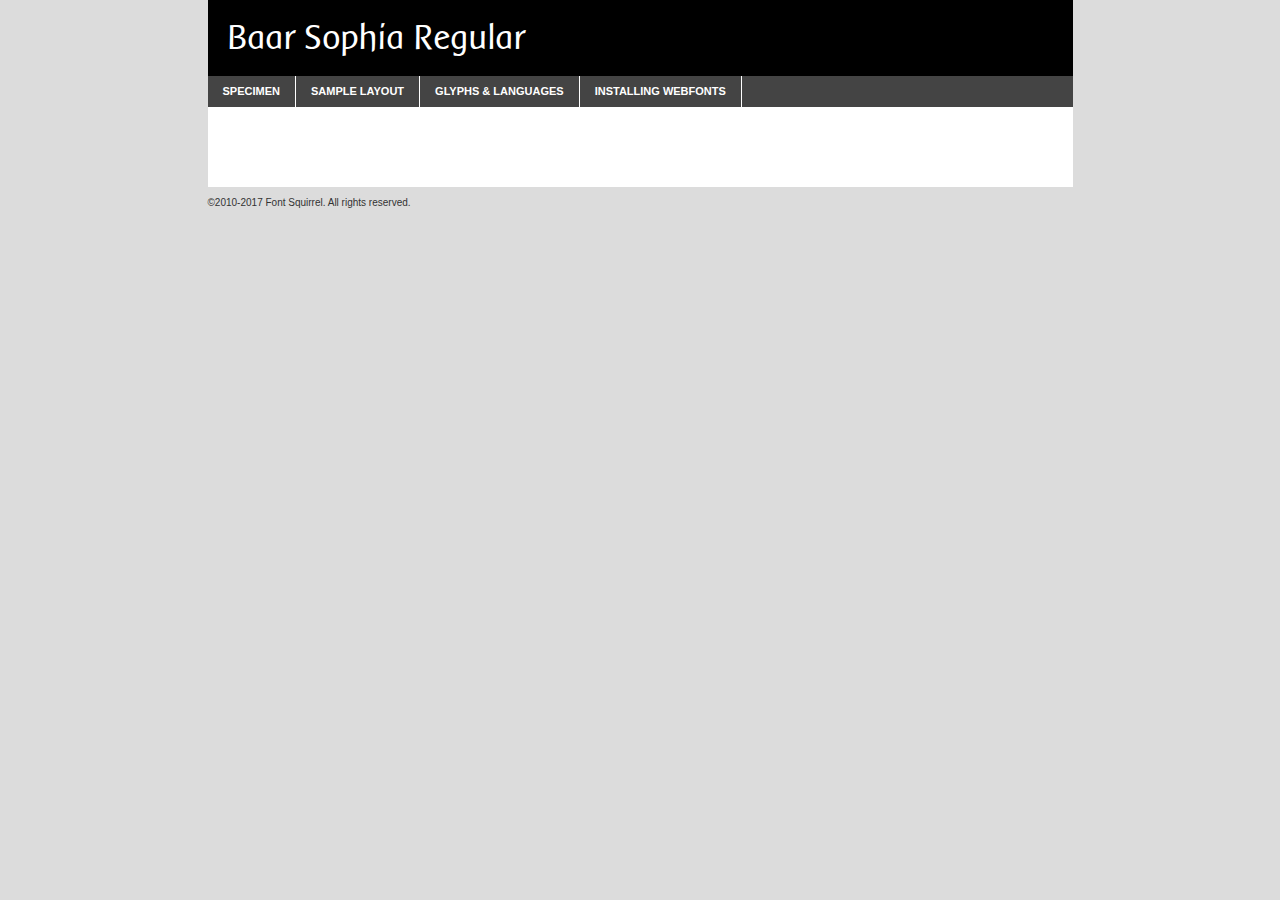
<file: assets/css/fonts/font-awesome/fonts/baars___-demo.html>
<!DOCTYPE html PUBLIC "-//W3C//DTD XHTML 1.0 Transitional//EN"
	"http://www.w3.org/TR/xhtml1/DTD/xhtml1-transitional.dtd">

<html xmlns="http://www.w3.org/1999/xhtml" xml:lang="en" lang="en">
<head>
	<meta http-equiv="Content-Type" content="text/html; charset=utf-8" />
	<script src="http://ajax.googleapis.com/ajax/libs/jquery/1.7.2/jquery.min.js" type="text/javascript" charset="utf-8"></script>
	<script type="text/javascript">
	(function($){$.fn.easyTabs=function(option){var param=jQuery.extend({fadeSpeed:"fast",defaultContent:1,activeClass:'active'},option);$(this).each(function(){var thisId="#"+this.id;if(param.defaultContent==''){param.defaultContent=1;}
	if(typeof param.defaultContent=="number")
	{var defaultTab=$(thisId+" .tabs li:eq("+(param.defaultContent-1)+") a").attr('href').substr(1);}else{var defaultTab=param.defaultContent;}
	$(thisId+" .tabs li a").each(function(){var tabToHide=$(this).attr('href').substr(1);$("#"+tabToHide).addClass('easytabs-tab-content');});hideAll();changeContent(defaultTab);function hideAll(){$(thisId+" .easytabs-tab-content").hide();}
	function changeContent(tabId){hideAll();$(thisId+" .tabs li").removeClass(param.activeClass);$(thisId+" .tabs li a[href=#"+tabId+"]").closest('li').addClass(param.activeClass);if(param.fadeSpeed!="none")
	{$(thisId+" #"+tabId).fadeIn(param.fadeSpeed);}else{$(thisId+" #"+tabId).show();}}
	$(thisId+" .tabs li").click(function(){var tabId=$(this).find('a').attr('href').substr(1);changeContent(tabId);return false;});});}})(jQuery);
	</script>
	<link rel="stylesheet" href="specimen_files/specimen_stylesheet.css" type="text/css" charset="utf-8" />
	<link rel="stylesheet" href="stylesheet.css" type="text/css" charset="utf-8" />

	<style type="text/css">
					body{
				font-family: 'baar_sophiaregular';
							}
		</style>

	<title>Baar Sophia Regular Specimen</title>
	
	
	<script type="text/javascript" charset="utf-8">
		$(document).ready(function() {
			$('#container').easyTabs({defaultContent:1});
		});
	</script>
</head>

<body>
<div id="container">
	<div id="header">
		Baar Sophia Regular	</div>
	<ul class="tabs">
		<li><a href="#specimen">Specimen</a></li>
		<li><a href="#layout">Sample Layout</a></li>
				<li><a href="#glyphs">Glyphs &amp; Languages</a></li>
		<li><a href="#installing">Installing Webfonts</a></li>
		
	</ul>
	
	<div id="main_content">

		
			<div id="specimen">
		
				<div class="section">
					<div class="grid12 firstcol">
						<div class="huge">AaBb</div>
					</div>
				</div>
		
				<div class="section">
					<div class="glyph_range">A&#x200B;B&#x200b;C&#x200b;D&#x200b;E&#x200b;F&#x200b;G&#x200b;H&#x200b;I&#x200b;J&#x200b;K&#x200b;L&#x200b;M&#x200b;N&#x200b;O&#x200b;P&#x200b;Q&#x200b;R&#x200b;S&#x200b;T&#x200b;U&#x200b;V&#x200b;W&#x200b;X&#x200b;Y&#x200b;Z&#x200b;a&#x200b;b&#x200b;c&#x200b;d&#x200b;e&#x200b;f&#x200b;g&#x200b;h&#x200b;i&#x200b;j&#x200b;k&#x200b;l&#x200b;m&#x200b;n&#x200b;o&#x200b;p&#x200b;q&#x200b;r&#x200b;s&#x200b;t&#x200b;u&#x200b;v&#x200b;w&#x200b;x&#x200b;y&#x200b;z&#x200b;1&#x200b;2&#x200b;3&#x200b;4&#x200b;5&#x200b;6&#x200b;7&#x200b;8&#x200b;9&#x200b;0&#x200b;&amp;&#x200b;.&#x200b;,&#x200b;?&#x200b;!&#x200b;&#64;&#x200b;(&#x200b;)&#x200b;#&#x200b;$&#x200b;%&#x200b;*&#x200b;+&#x200b;-&#x200b;=&#x200b;:&#x200b;;</div>
				</div>
				<div class="section">
					<div class="grid12 firstcol">
						<table class="sample_table">
							<tr><td>10</td><td class="size10">abcdefghijklmnopqrstuvwxyzABCDEFGHIJKLMNOPQRSTUVWXYZ0123456789abcdefghijklmnopqrstuvwxyzABCDEFGHIJKLMNOPQRSTUVWXYZ0123456789abcdefghijklmnopqrstuvwxyzABCDEFGHIJKLMNOPQRSTUVWXYZ</td></tr>
							<tr><td>11</td><td class="size11">abcdefghijklmnopqrstuvwxyzABCDEFGHIJKLMNOPQRSTUVWXYZ0123456789abcdefghijklmnopqrstuvwxyzABCDEFGHIJKLMNOPQRSTUVWXYZ0123456789abcdefghijklmnopqrstuvwxyzABCDEFGHIJKLMNOPQRSTUVWXYZ</td></tr>
							<tr><td>12</td><td class="size12">abcdefghijklmnopqrstuvwxyzABCDEFGHIJKLMNOPQRSTUVWXYZ0123456789abcdefghijklmnopqrstuvwxyzABCDEFGHIJKLMNOPQRSTUVWXYZ0123456789abcdefghijklmnopqrstuvwxyzABCDEFGHIJKLMNOPQRSTUVWXYZ</td></tr>
							<tr><td>13</td><td class="size13">abcdefghijklmnopqrstuvwxyzABCDEFGHIJKLMNOPQRSTUVWXYZ0123456789abcdefghijklmnopqrstuvwxyzABCDEFGHIJKLMNOPQRSTUVWXYZ0123456789abcdefghijklmnopqrstuvwxyzABCDEFGHIJKLMNOPQRSTUVWXYZ</td></tr>
							<tr><td>14</td><td class="size14">abcdefghijklmnopqrstuvwxyzABCDEFGHIJKLMNOPQRSTUVWXYZ0123456789abcdefghijklmnopqrstuvwxyzABCDEFGHIJKLMNOPQRSTUVWXYZ0123456789abcdefghijklmnopqrstuvwxyzABCDEFGHIJKLMNOPQRSTUVWXYZ</td></tr>
							<tr><td>16</td><td class="size16">abcdefghijklmnopqrstuvwxyzABCDEFGHIJKLMNOPQRSTUVWXYZ0123456789abcdefghijklmnopqrstuvwxyzABCDEFGHIJKLMNOPQRSTUVWXYZ</td></tr>
							<tr><td>18</td><td class="size18">abcdefghijklmnopqrstuvwxyzABCDEFGHIJKLMNOPQRSTUVWXYZ0123456789abcdefghijklmnopqrstuvwxyzABCDEFGHIJKLMNOPQRSTUVWXYZ</td></tr>
							<tr><td>20</td><td class="size20">abcdefghijklmnopqrstuvwxyzABCDEFGHIJKLMNOPQRSTUVWXYZ0123456789abcdefghijklmnopqrstuvwxyzABCDEFGHIJKLMNOPQRSTUVWXYZ</td></tr>
							<tr><td>24</td><td class="size24">abcdefghijklmnopqrstuvwxyzABCDEFGHIJKLMNOPQRSTUVWXYZ0123456789abcdefghijklmnopqrstuvwxyzABCDEFGHIJKLMNOPQRSTUVWXYZ</td></tr>
							<tr><td>30</td><td class="size30">abcdefghijklmnopqrstuvwxyzABCDEFGHIJKLMNOPQRSTUVWXYZ0123456789abcdefghijklmnopqrstuvwxyzABCDEFGHIJKLMNOPQRSTUVWXYZ</td></tr>
							<tr><td>36</td><td class="size36">abcdefghijklmnopqrstuvwxyzABCDEFGHIJKLMNOPQRSTUVWXYZ0123456789abcdefghijklmnopqrstuvwxyzABCDEFGHIJKLMNOPQRSTUVWXYZ</td></tr>
							<tr><td>48</td><td class="size48">abcdefghijklmnopqrstuvwxyzABCDEFGHIJKLMNOPQRSTUVWXYZ0123456789abcdefghijklmnopqrstuvwxyzABCDEFGHIJKLMNOPQRSTUVWXYZ</td></tr>
							<tr><td>60</td><td class="size60">abcdefghijklmnopqrstuvwxyzABCDEFGHIJKLMNOPQRSTUVWXYZ0123456789abcdefghijklmnopqrstuvwxyzABCDEFGHIJKLMNOPQRSTUVWXYZ</td></tr>
							<tr><td>72</td><td class="size72">abcdefghijklmnopqrstuvwxyzABCDEFGHIJKLMNOPQRSTUVWXYZ0123456789abcdefghijklmnopqrstuvwxyzABCDEFGHIJKLMNOPQRSTUVWXYZ</td></tr>
							<tr><td>90</td><td class="size90">abcdefghijklmnopqrstuvwxyzABCDEFGHIJKLMNOPQRSTUVWXYZ0123456789abcdefghijklmnopqrstuvwxyzABCDEFGHIJKLMNOPQRSTUVWXYZ</td></tr>
						</table>
				
					</div>
			
				</div>
		
		
		
								<div class="section" id="bodycomparison">


										<div id="xheight">
				<div class="fontbody">&#x25FC;&#x25FC;&#x25FC;&#x25FC;&#x25FC;&#x25FC;&#x25FC;&#x25FC;&#x25FC;&#x25FC;&#x25FC;&#x25FC;&#x25FC;&#x25FC;&#x25FC;&#x25FC;&#x25FC;&#x25FC;&#x25FC;&#x25FC;&#x25FC;&#x25FC;&#x25FC;&#x25FC;&#x25FC;&#x25FC;&#x25FC;&#x25FC;&#x25FC;&#x25FC;&#x25FC;&#x25FC;&#x25FC;&#x25FC;&#x25FC;&#x25FC;&#x25FC;&#x25FC;&#x25FC;&#x25FC;&#x25FC;&#x25FC;&#x25FC;&#x25FC;&#x25FC;&#x25FC;&#x25FC;&#x25FC;&#x25FC;&#x25FC;&#x25FC;&#x25FC;&#x25FC;&#x25FC;&#x25FC;&#x25FC;&#x25FC;&#x25FC;&#x25FC;&#x25FC;&#x25FC;&#x25FC;&#x25FC;&#x25FC;&#x25FC;&#x25FC;&#x25FC;&#x25FC;&#x25FC;&#x25FC;&#x25FC;&#x25FC;&#x25FC;&#x25FC;&#x25FC;&#x25FC;&#x25FC;&#x25FC;&#x25FC;&#x25FC;&#x25FC;&#x25FC;&#x25FC;&#x25FC;&#x25FC;&#x25FC;&#x25FC;&#x25FC;&#x25FC;&#x25FC;&#x25FC;&#x25FC;&#x25FC;&#x25FC;&#x25FC;&#x25FC;&#x25FC;&#x25FC;&#x25FC;body</div><div class="arialbody">body</div><div class="verdanabody">body</div><div class="georgiabody">body</div></div>
										<div class="fontbody" style="z-index:1">
											body<span>Baar Sophia Regular</span>
										</div>
										<div class="arialbody" style="z-index:1">
											body<span>Arial</span>
										</div>
										<div class="verdanabody" style="z-index:1">
											body<span>Verdana</span>
										</div>
										<div class="georgiabody" style="z-index:1">
											body<span>Georgia</span>
										</div>



								</div>
		
		
				<div class="section psample psample_row1" id="">
					
					<div class="grid2 firstcol">
						<p class="size10"><span>10.</span>Aenean lacinia bibendum nulla sed consectetur. Fusce dapibus, tellus ac cursus commodo, tortor mauris condimentum nibh, ut fermentum massa justo sit amet risus. Nullam id dolor id nibh ultricies vehicula ut id elit. Cum sociis natoque penatibus et magnis dis parturient montes, nascetur ridiculus mus. Nulla vitae elit libero, a pharetra augue.</p>
			
					</div>
					<div class="grid3">
						<p class="size11"><span>11.</span>Aenean lacinia bibendum nulla sed consectetur. Fusce dapibus, tellus ac cursus commodo, tortor mauris condimentum nibh, ut fermentum massa justo sit amet risus. Nullam id dolor id nibh ultricies vehicula ut id elit. Cum sociis natoque penatibus et magnis dis parturient montes, nascetur ridiculus mus. Nulla vitae elit libero, a pharetra augue.</p>
			
					</div>
					<div class="grid3">
						<p class="size12"><span>12.</span>Aenean lacinia bibendum nulla sed consectetur. Fusce dapibus, tellus ac cursus commodo, tortor mauris condimentum nibh, ut fermentum massa justo sit amet risus. Nullam id dolor id nibh ultricies vehicula ut id elit. Cum sociis natoque penatibus et magnis dis parturient montes, nascetur ridiculus mus. Nulla vitae elit libero, a pharetra augue.</p>
			
					</div>
					<div class="grid4">
						<p class="size13"><span>13.</span>Aenean lacinia bibendum nulla sed consectetur. Fusce dapibus, tellus ac cursus commodo, tortor mauris condimentum nibh, ut fermentum massa justo sit amet risus. Nullam id dolor id nibh ultricies vehicula ut id elit. Cum sociis natoque penatibus et magnis dis parturient montes, nascetur ridiculus mus. Nulla vitae elit libero, a pharetra augue.</p>
			
					</div>
					<div class="white_blend"></div>
					
				</div>
				<div class="section psample psample_row2" id="">
					<div class="grid3 firstcol">
						<p class="size14"><span>14.</span>Aenean lacinia bibendum nulla sed consectetur. Fusce dapibus, tellus ac cursus commodo, tortor mauris condimentum nibh, ut fermentum massa justo sit amet risus. Nullam id dolor id nibh ultricies vehicula ut id elit. Cum sociis natoque penatibus et magnis dis parturient montes, nascetur ridiculus mus. Nulla vitae elit libero, a pharetra augue.</p>
			
					</div>
					<div class="grid4">
						<p class="size16"><span>16.</span>Aenean lacinia bibendum nulla sed consectetur. Fusce dapibus, tellus ac cursus commodo, tortor mauris condimentum nibh, ut fermentum massa justo sit amet risus. Nullam id dolor id nibh ultricies vehicula ut id elit. Cum sociis natoque penatibus et magnis dis parturient montes, nascetur ridiculus mus. Nulla vitae elit libero, a pharetra augue.</p>
			
					</div>
					<div class="grid5">
						<p class="size18"><span>18.</span>Aenean lacinia bibendum nulla sed consectetur. Fusce dapibus, tellus ac cursus commodo, tortor mauris condimentum nibh, ut fermentum massa justo sit amet risus. Nullam id dolor id nibh ultricies vehicula ut id elit. Cum sociis natoque penatibus et magnis dis parturient montes, nascetur ridiculus mus. Nulla vitae elit libero, a pharetra augue.</p>
			
					</div>

					<div class="white_blend"></div>

				</div>
				
				<div class="section psample psample_row3" id="">
					<div class="grid5 firstcol">
						<p class="size20"><span>20.</span>Aenean lacinia bibendum nulla sed consectetur. Fusce dapibus, tellus ac cursus commodo, tortor mauris condimentum nibh, ut fermentum massa justo sit amet risus. Nullam id dolor id nibh ultricies vehicula ut id elit. Cum sociis natoque penatibus et magnis dis parturient montes, nascetur ridiculus mus. Nulla vitae elit libero, a pharetra augue.</p>
					</div>
					<div class="grid7">
						<p class="size24"><span>24.</span>Aenean lacinia bibendum nulla sed consectetur. Fusce dapibus, tellus ac cursus commodo, tortor mauris condimentum nibh, ut fermentum massa justo sit amet risus. Nullam id dolor id nibh ultricies vehicula ut id elit. Cum sociis natoque penatibus et magnis dis parturient montes, nascetur ridiculus mus. Nulla vitae elit libero, a pharetra augue.</p>
					</div>
					
					<div class="white_blend"></div>
					
				</div>
				
				<div class="section psample psample_row4" id="">
					<div class="grid12 firstcol">
						<p class="size30"><span>30.</span>Aenean lacinia bibendum nulla sed consectetur. Fusce dapibus, tellus ac cursus commodo, tortor mauris condimentum nibh, ut fermentum massa justo sit amet risus. Nullam id dolor id nibh ultricies vehicula ut id elit. Cum sociis natoque penatibus et magnis dis parturient montes, nascetur ridiculus mus. Nulla vitae elit libero, a pharetra augue.</p>
					</div>
					<div class="white_blend"></div>
					
				</div>
				
				
				
				<div class="section psample psample_row1 fullreverse">
					<div class="grid2 firstcol">
						<p class="size10"><span>10.</span>Aenean lacinia bibendum nulla sed consectetur. Fusce dapibus, tellus ac cursus commodo, tortor mauris condimentum nibh, ut fermentum massa justo sit amet risus. Nullam id dolor id nibh ultricies vehicula ut id elit. Cum sociis natoque penatibus et magnis dis parturient montes, nascetur ridiculus mus. Nulla vitae elit libero, a pharetra augue.</p>
			
					</div>
					<div class="grid3">
						<p class="size11"><span>11.</span>Aenean lacinia bibendum nulla sed consectetur. Fusce dapibus, tellus ac cursus commodo, tortor mauris condimentum nibh, ut fermentum massa justo sit amet risus. Nullam id dolor id nibh ultricies vehicula ut id elit. Cum sociis natoque penatibus et magnis dis parturient montes, nascetur ridiculus mus. Nulla vitae elit libero, a pharetra augue.</p>
			
					</div>
					<div class="grid3">
						<p class="size12"><span>12.</span>Aenean lacinia bibendum nulla sed consectetur. Fusce dapibus, tellus ac cursus commodo, tortor mauris condimentum nibh, ut fermentum massa justo sit amet risus. Nullam id dolor id nibh ultricies vehicula ut id elit. Cum sociis natoque penatibus et magnis dis parturient montes, nascetur ridiculus mus. Nulla vitae elit libero, a pharetra augue.</p>
			
					</div>
					<div class="grid4">
						<p class="size13"><span>13.</span>Aenean lacinia bibendum nulla sed consectetur. Fusce dapibus, tellus ac cursus commodo, tortor mauris condimentum nibh, ut fermentum massa justo sit amet risus. Nullam id dolor id nibh ultricies vehicula ut id elit. Cum sociis natoque penatibus et magnis dis parturient montes, nascetur ridiculus mus. Nulla vitae elit libero, a pharetra augue.</p>
			
					</div>
					<div class="black_blend"></div>
					
				</div>
				
				<div class="section psample psample_row2 fullreverse">
					<div class="grid3 firstcol">
						<p class="size14"><span>14.</span>Aenean lacinia bibendum nulla sed consectetur. Fusce dapibus, tellus ac cursus commodo, tortor mauris condimentum nibh, ut fermentum massa justo sit amet risus. Nullam id dolor id nibh ultricies vehicula ut id elit. Cum sociis natoque penatibus et magnis dis parturient montes, nascetur ridiculus mus. Nulla vitae elit libero, a pharetra augue.</p>
			
					</div>
					<div class="grid4">
						<p class="size16"><span>16.</span>Aenean lacinia bibendum nulla sed consectetur. Fusce dapibus, tellus ac cursus commodo, tortor mauris condimentum nibh, ut fermentum massa justo sit amet risus. Nullam id dolor id nibh ultricies vehicula ut id elit. Cum sociis natoque penatibus et magnis dis parturient montes, nascetur ridiculus mus. Nulla vitae elit libero, a pharetra augue.</p>
			
					</div>
					<div class="grid5">
						<p class="size18"><span>18.</span>Aenean lacinia bibendum nulla sed consectetur. Fusce dapibus, tellus ac cursus commodo, tortor mauris condimentum nibh, ut fermentum massa justo sit amet risus. Nullam id dolor id nibh ultricies vehicula ut id elit. Cum sociis natoque penatibus et magnis dis parturient montes, nascetur ridiculus mus. Nulla vitae elit libero, a pharetra augue.</p>
			
					</div>
					<div class="black_blend"></div>

				</div>
				
				<div class="section psample fullreverse psample_row3" id="">
					<div class="grid5 firstcol">
						<p class="size20"><span>20.</span>Aenean lacinia bibendum nulla sed consectetur. Fusce dapibus, tellus ac cursus commodo, tortor mauris condimentum nibh, ut fermentum massa justo sit amet risus. Nullam id dolor id nibh ultricies vehicula ut id elit. Cum sociis natoque penatibus et magnis dis parturient montes, nascetur ridiculus mus. Nulla vitae elit libero, a pharetra augue.</p>
					</div>
					<div class="grid7">
						<p class="size24"><span>24.</span>Aenean lacinia bibendum nulla sed consectetur. Fusce dapibus, tellus ac cursus commodo, tortor mauris condimentum nibh, ut fermentum massa justo sit amet risus. Nullam id dolor id nibh ultricies vehicula ut id elit. Cum sociis natoque penatibus et magnis dis parturient montes, nascetur ridiculus mus. Nulla vitae elit libero, a pharetra augue.</p>
					</div>
					
					<div class="black_blend"></div>
					
				</div>
				
				<div class="section psample fullreverse psample_row4" id="" style="border-bottom: 20px #000 solid;">
					<div class="grid12 firstcol">
						<p class="size30"><span>30.</span>Aenean lacinia bibendum nulla sed consectetur. Fusce dapibus, tellus ac cursus commodo, tortor mauris condimentum nibh, ut fermentum massa justo sit amet risus. Nullam id dolor id nibh ultricies vehicula ut id elit. Cum sociis natoque penatibus et magnis dis parturient montes, nascetur ridiculus mus. Nulla vitae elit libero, a pharetra augue.</p>
					</div>
					<div class="black_blend"></div>
					
				</div>
				
				
				
				
			</div>
			
			<div id="layout">
				
				<div class="section">
					
					<div class="grid12 firstcol">
						<h1>Lorem Ipsum Dolor</h1>
						<h2>Etiam porta sem malesuada magna mollis euismod</h2>
						
						<p class="byline">By <a href="#link">Aenean Lacinia</a></p>
					</div>
				</div>
				<div class="section">
					<div class="grid8 firstcol">
						<p class="large">Donec sed odio dui. Morbi leo risus, porta ac consectetur ac, vestibulum at eros. Fusce dapibus, tellus ac cursus commodo, tortor mauris condimentum nibh, ut fermentum massa justo sit amet risus. </p>

						
						<h3>Pellentesque ornare sem</h3>

						<p>Maecenas sed diam eget risus varius blandit sit amet non magna. Maecenas faucibus mollis interdum. Donec ullamcorper nulla non metus auctor fringilla. Nullam id dolor id nibh ultricies vehicula ut id elit. Nullam id dolor id nibh ultricies vehicula ut id elit. </p>

						<p>Aenean eu leo quam. Pellentesque ornare sem lacinia quam venenatis vestibulum. Lorem ipsum dolor sit amet, consectetur adipiscing elit. Cum sociis natoque penatibus et magnis dis parturient montes, nascetur ridiculus mus. </p>

						<p>Nulla vitae elit libero, a pharetra augue. Praesent commodo cursus magna, vel scelerisque nisl consectetur et. Aenean lacinia bibendum nulla sed consectetur. </p>

						<p>Nullam quis risus eget urna mollis ornare vel eu leo. Nullam quis risus eget urna mollis ornare vel eu leo. Maecenas sed diam eget risus varius blandit sit amet non magna. Donec ullamcorper nulla non metus auctor fringilla. </p>

						<h3>Cras mattis consectetur</h3>

						<p>Aenean eu leo quam. Pellentesque ornare sem lacinia quam venenatis vestibulum. Aenean lacinia bibendum nulla sed consectetur. Integer posuere erat a ante venenatis dapibus posuere velit aliquet. Cras mattis consectetur purus sit amet fermentum. </p>

						<p>Nullam id dolor id nibh ultricies vehicula ut id elit. Nullam quis risus eget urna mollis ornare vel eu leo. Cras mattis consectetur purus sit amet fermentum.</p>
					</div>
					
					<div class="grid4 sidebar">
						
						<div class="box reverse">
							<p class="last">Nullam quis risus eget urna mollis ornare vel eu leo. Donec ullamcorper nulla non metus auctor fringilla. Cras mattis consectetur purus sit amet fermentum. Sed posuere consectetur est at lobortis. Lorem ipsum dolor sit amet, consectetur adipiscing elit. </p>
						</div>
						
						<p class="caption">Maecenas sed diam eget risus varius.</p>

						<p>Vestibulum id ligula porta felis euismod semper. Integer posuere erat a ante venenatis dapibus posuere velit aliquet. Vestibulum id ligula porta felis euismod semper. Sed posuere consectetur est at lobortis. Maecenas sed diam eget risus varius blandit sit amet non magna. Fusce dapibus, tellus ac cursus commodo, tortor mauris condimentum nibh, ut fermentum massa justo sit amet risus. </p>

					

						<p>Duis mollis, est non commodo luctus, nisi erat porttitor ligula, eget lacinia odio sem nec elit. Aenean lacinia bibendum nulla sed consectetur. Vivamus sagittis lacus vel augue laoreet rutrum faucibus dolor auctor. Aenean lacinia bibendum nulla sed consectetur. Nullam quis risus eget urna mollis ornare vel eu leo. </p>

						<p>Praesent commodo cursus magna, vel scelerisque nisl consectetur et. Donec ullamcorper nulla non metus auctor fringilla. Maecenas faucibus mollis interdum. Fusce dapibus, tellus ac cursus commodo, tortor mauris condimentum nibh, ut fermentum massa justo sit amet risus. </p>

					</div>
				</div>
				
			</div>


			



		<div id="glyphs">
			<div class="section">
				<div class="grid12 firstcol">
			
				<h1>Language Support</h1>
				<p>The subset of Baar Sophia Regular in this kit supports the following languages:<br />
			
					Albanian, Basque, Breton, Chamorro, Danish, Dutch, English, Faroese, Finnish, French, Frisian, Galician, German, Icelandic, Italian, Malagasy, Norwegian, Portuguese, Spanish, Alsatian, Aragonese, Arapaho, Arrernte, Asturian, Aymara, Bislama, Cebuano, Corsican, Fijian, French_creole, Genoese, Gilbertese, Greenlandic, Haitian_creole, Hiligaynon, Hmong, Hopi, Ibanag, Iloko_ilokano, Indonesian, Interglossa_glosa, Interlingua, Irish_gaelic, Jerriais, Lojban, Lombard, Luxembourgeois, Manx, Mohawk, Norfolk_pitcairnese, Occitan, Oromo, Pangasinan, Papiamento, Piedmontese, Potawatomi, Rhaeto-romance, Romansh, Rotokas, Sami_lule, Samoan, Sardinian, Scots_gaelic, Seychelles_creole, Shona, Sicilian, Somali, Southern_ndebele, Swahili, Swati_swazi, Tagalog_filipino_pilipino, Tetum, Tok_pisin, Uyghur_latinized, Volapuk, Walloon, Warlpiri, Xhosa, Yapese, Zulu, Latinbasic, Ubasic, Demo				</p>
				<h1>Glyph Chart</h1>
				<p>The subset of Baar Sophia Regular in this kit includes all the glyphs listed below. Unicode entities are included above each glyph to help you insert individual characters into your layout.</p>
				<div id="glyph_chart">
			
																				 <div><p>&amp;#13;</p>&#13;</div>
																				 <div><p>&amp;#32;</p>&#32;</div>
																				 <div><p>&amp;#33;</p>&#33;</div>
																				 <div><p>&amp;#34;</p>&#34;</div>
																				 <div><p>&amp;#35;</p>&#35;</div>
																				 <div><p>&amp;#36;</p>&#36;</div>
																				 <div><p>&amp;#37;</p>&#37;</div>
																				 <div><p>&amp;#38;</p>&#38;</div>
																				 <div><p>&amp;#39;</p>&#39;</div>
																				 <div><p>&amp;#40;</p>&#40;</div>
																				 <div><p>&amp;#41;</p>&#41;</div>
																				 <div><p>&amp;#42;</p>&#42;</div>
																				 <div><p>&amp;#43;</p>&#43;</div>
																				 <div><p>&amp;#44;</p>&#44;</div>
																				 <div><p>&amp;#45;</p>&#45;</div>
																				 <div><p>&amp;#46;</p>&#46;</div>
																				 <div><p>&amp;#47;</p>&#47;</div>
																				 <div><p>&amp;#48;</p>&#48;</div>
																				 <div><p>&amp;#49;</p>&#49;</div>
																				 <div><p>&amp;#50;</p>&#50;</div>
																				 <div><p>&amp;#51;</p>&#51;</div>
																				 <div><p>&amp;#52;</p>&#52;</div>
																				 <div><p>&amp;#53;</p>&#53;</div>
																				 <div><p>&amp;#54;</p>&#54;</div>
																				 <div><p>&amp;#55;</p>&#55;</div>
																				 <div><p>&amp;#56;</p>&#56;</div>
																				 <div><p>&amp;#57;</p>&#57;</div>
																				 <div><p>&amp;#58;</p>&#58;</div>
																				 <div><p>&amp;#59;</p>&#59;</div>
																				 <div><p>&amp;#60;</p>&#60;</div>
																				 <div><p>&amp;#61;</p>&#61;</div>
																				 <div><p>&amp;#62;</p>&#62;</div>
																				 <div><p>&amp;#63;</p>&#63;</div>
																				 <div><p>&amp;#64;</p>&#64;</div>
																				 <div><p>&amp;#65;</p>&#65;</div>
																				 <div><p>&amp;#66;</p>&#66;</div>
																				 <div><p>&amp;#67;</p>&#67;</div>
																				 <div><p>&amp;#68;</p>&#68;</div>
																				 <div><p>&amp;#69;</p>&#69;</div>
																				 <div><p>&amp;#70;</p>&#70;</div>
																				 <div><p>&amp;#71;</p>&#71;</div>
																				 <div><p>&amp;#72;</p>&#72;</div>
																				 <div><p>&amp;#73;</p>&#73;</div>
																				 <div><p>&amp;#74;</p>&#74;</div>
																				 <div><p>&amp;#75;</p>&#75;</div>
																				 <div><p>&amp;#76;</p>&#76;</div>
																				 <div><p>&amp;#77;</p>&#77;</div>
																				 <div><p>&amp;#78;</p>&#78;</div>
																				 <div><p>&amp;#79;</p>&#79;</div>
																				 <div><p>&amp;#80;</p>&#80;</div>
																				 <div><p>&amp;#81;</p>&#81;</div>
																				 <div><p>&amp;#82;</p>&#82;</div>
																				 <div><p>&amp;#83;</p>&#83;</div>
																				 <div><p>&amp;#84;</p>&#84;</div>
																				 <div><p>&amp;#85;</p>&#85;</div>
																				 <div><p>&amp;#86;</p>&#86;</div>
																				 <div><p>&amp;#87;</p>&#87;</div>
																				 <div><p>&amp;#88;</p>&#88;</div>
																				 <div><p>&amp;#89;</p>&#89;</div>
																				 <div><p>&amp;#90;</p>&#90;</div>
																				 <div><p>&amp;#91;</p>&#91;</div>
																				 <div><p>&amp;#92;</p>&#92;</div>
																				 <div><p>&amp;#93;</p>&#93;</div>
																				 <div><p>&amp;#94;</p>&#94;</div>
																				 <div><p>&amp;#95;</p>&#95;</div>
																				 <div><p>&amp;#96;</p>&#96;</div>
																				 <div><p>&amp;#97;</p>&#97;</div>
																				 <div><p>&amp;#98;</p>&#98;</div>
																				 <div><p>&amp;#99;</p>&#99;</div>
																				 <div><p>&amp;#100;</p>&#100;</div>
																				 <div><p>&amp;#101;</p>&#101;</div>
																				 <div><p>&amp;#102;</p>&#102;</div>
																				 <div><p>&amp;#103;</p>&#103;</div>
																				 <div><p>&amp;#104;</p>&#104;</div>
																				 <div><p>&amp;#105;</p>&#105;</div>
																				 <div><p>&amp;#106;</p>&#106;</div>
																				 <div><p>&amp;#107;</p>&#107;</div>
																				 <div><p>&amp;#108;</p>&#108;</div>
																				 <div><p>&amp;#109;</p>&#109;</div>
																				 <div><p>&amp;#110;</p>&#110;</div>
																				 <div><p>&amp;#111;</p>&#111;</div>
																				 <div><p>&amp;#112;</p>&#112;</div>
																				 <div><p>&amp;#113;</p>&#113;</div>
																				 <div><p>&amp;#114;</p>&#114;</div>
																				 <div><p>&amp;#115;</p>&#115;</div>
																				 <div><p>&amp;#116;</p>&#116;</div>
																				 <div><p>&amp;#117;</p>&#117;</div>
																				 <div><p>&amp;#118;</p>&#118;</div>
																				 <div><p>&amp;#119;</p>&#119;</div>
																				 <div><p>&amp;#120;</p>&#120;</div>
																				 <div><p>&amp;#121;</p>&#121;</div>
																				 <div><p>&amp;#122;</p>&#122;</div>
																				 <div><p>&amp;#123;</p>&#123;</div>
																				 <div><p>&amp;#124;</p>&#124;</div>
																				 <div><p>&amp;#125;</p>&#125;</div>
																				 <div><p>&amp;#126;</p>&#126;</div>
																				 <div><p>&amp;#160;</p>&#160;</div>
																				 <div><p>&amp;#161;</p>&#161;</div>
																				 <div><p>&amp;#162;</p>&#162;</div>
																				 <div><p>&amp;#163;</p>&#163;</div>
																				 <div><p>&amp;#164;</p>&#164;</div>
																				 <div><p>&amp;#165;</p>&#165;</div>
																				 <div><p>&amp;#167;</p>&#167;</div>
																				 <div><p>&amp;#168;</p>&#168;</div>
																				 <div><p>&amp;#169;</p>&#169;</div>
																				 <div><p>&amp;#170;</p>&#170;</div>
																				 <div><p>&amp;#171;</p>&#171;</div>
																				 <div><p>&amp;#172;</p>&#172;</div>
																				 <div><p>&amp;#173;</p>&#173;</div>
																				 <div><p>&amp;#174;</p>&#174;</div>
																				 <div><p>&amp;#175;</p>&#175;</div>
																				 <div><p>&amp;#176;</p>&#176;</div>
																				 <div><p>&amp;#177;</p>&#177;</div>
																				 <div><p>&amp;#180;</p>&#180;</div>
																				 <div><p>&amp;#181;</p>&#181;</div>
																				 <div><p>&amp;#182;</p>&#182;</div>
																				 <div><p>&amp;#183;</p>&#183;</div>
																				 <div><p>&amp;#184;</p>&#184;</div>
																				 <div><p>&amp;#186;</p>&#186;</div>
																				 <div><p>&amp;#187;</p>&#187;</div>
																				 <div><p>&amp;#188;</p>&#188;</div>
																				 <div><p>&amp;#189;</p>&#189;</div>
																				 <div><p>&amp;#190;</p>&#190;</div>
																				 <div><p>&amp;#191;</p>&#191;</div>
																				 <div><p>&amp;#192;</p>&#192;</div>
																				 <div><p>&amp;#193;</p>&#193;</div>
																				 <div><p>&amp;#194;</p>&#194;</div>
																				 <div><p>&amp;#195;</p>&#195;</div>
																				 <div><p>&amp;#196;</p>&#196;</div>
																				 <div><p>&amp;#197;</p>&#197;</div>
																				 <div><p>&amp;#198;</p>&#198;</div>
																				 <div><p>&amp;#199;</p>&#199;</div>
																				 <div><p>&amp;#200;</p>&#200;</div>
																				 <div><p>&amp;#201;</p>&#201;</div>
																				 <div><p>&amp;#202;</p>&#202;</div>
																				 <div><p>&amp;#203;</p>&#203;</div>
																				 <div><p>&amp;#204;</p>&#204;</div>
																				 <div><p>&amp;#205;</p>&#205;</div>
																				 <div><p>&amp;#206;</p>&#206;</div>
																				 <div><p>&amp;#207;</p>&#207;</div>
																				 <div><p>&amp;#208;</p>&#208;</div>
																				 <div><p>&amp;#209;</p>&#209;</div>
																				 <div><p>&amp;#210;</p>&#210;</div>
																				 <div><p>&amp;#211;</p>&#211;</div>
																				 <div><p>&amp;#212;</p>&#212;</div>
																				 <div><p>&amp;#213;</p>&#213;</div>
																				 <div><p>&amp;#214;</p>&#214;</div>
																				 <div><p>&amp;#216;</p>&#216;</div>
																				 <div><p>&amp;#217;</p>&#217;</div>
																				 <div><p>&amp;#218;</p>&#218;</div>
																				 <div><p>&amp;#219;</p>&#219;</div>
																				 <div><p>&amp;#220;</p>&#220;</div>
																				 <div><p>&amp;#221;</p>&#221;</div>
																				 <div><p>&amp;#222;</p>&#222;</div>
																				 <div><p>&amp;#223;</p>&#223;</div>
																				 <div><p>&amp;#224;</p>&#224;</div>
																				 <div><p>&amp;#225;</p>&#225;</div>
																				 <div><p>&amp;#226;</p>&#226;</div>
																				 <div><p>&amp;#227;</p>&#227;</div>
																				 <div><p>&amp;#228;</p>&#228;</div>
																				 <div><p>&amp;#229;</p>&#229;</div>
																				 <div><p>&amp;#230;</p>&#230;</div>
																				 <div><p>&amp;#231;</p>&#231;</div>
																				 <div><p>&amp;#232;</p>&#232;</div>
																				 <div><p>&amp;#233;</p>&#233;</div>
																				 <div><p>&amp;#234;</p>&#234;</div>
																				 <div><p>&amp;#235;</p>&#235;</div>
																				 <div><p>&amp;#236;</p>&#236;</div>
																				 <div><p>&amp;#237;</p>&#237;</div>
																				 <div><p>&amp;#238;</p>&#238;</div>
																				 <div><p>&amp;#239;</p>&#239;</div>
																				 <div><p>&amp;#240;</p>&#240;</div>
																				 <div><p>&amp;#241;</p>&#241;</div>
																				 <div><p>&amp;#242;</p>&#242;</div>
																				 <div><p>&amp;#243;</p>&#243;</div>
																				 <div><p>&amp;#244;</p>&#244;</div>
																				 <div><p>&amp;#245;</p>&#245;</div>
																				 <div><p>&amp;#246;</p>&#246;</div>
																				 <div><p>&amp;#247;</p>&#247;</div>
																				 <div><p>&amp;#248;</p>&#248;</div>
																				 <div><p>&amp;#249;</p>&#249;</div>
																				 <div><p>&amp;#250;</p>&#250;</div>
																				 <div><p>&amp;#251;</p>&#251;</div>
																				 <div><p>&amp;#252;</p>&#252;</div>
																				 <div><p>&amp;#253;</p>&#253;</div>
																				 <div><p>&amp;#254;</p>&#254;</div>
																				 <div><p>&amp;#255;</p>&#255;</div>
																				 <div><p>&amp;#338;</p>&#338;</div>
																				 <div><p>&amp;#339;</p>&#339;</div>
																				 <div><p>&amp;#376;</p>&#376;</div>
																				 <div><p>&amp;#710;</p>&#710;</div>
																				 <div><p>&amp;#732;</p>&#732;</div>
																				 <div><p>&amp;#8192;</p>&#8192;</div>
																				 <div><p>&amp;#8193;</p>&#8193;</div>
																				 <div><p>&amp;#8194;</p>&#8194;</div>
																				 <div><p>&amp;#8195;</p>&#8195;</div>
																				 <div><p>&amp;#8196;</p>&#8196;</div>
																				 <div><p>&amp;#8197;</p>&#8197;</div>
																				 <div><p>&amp;#8198;</p>&#8198;</div>
																				 <div><p>&amp;#8199;</p>&#8199;</div>
																				 <div><p>&amp;#8200;</p>&#8200;</div>
																				 <div><p>&amp;#8201;</p>&#8201;</div>
																				 <div><p>&amp;#8202;</p>&#8202;</div>
																				 <div><p>&amp;#8208;</p>&#8208;</div>
																				 <div><p>&amp;#8209;</p>&#8209;</div>
																				 <div><p>&amp;#8210;</p>&#8210;</div>
																				 <div><p>&amp;#8211;</p>&#8211;</div>
																				 <div><p>&amp;#8212;</p>&#8212;</div>
																				 <div><p>&amp;#8216;</p>&#8216;</div>
																				 <div><p>&amp;#8217;</p>&#8217;</div>
																				 <div><p>&amp;#8218;</p>&#8218;</div>
																				 <div><p>&amp;#8220;</p>&#8220;</div>
																				 <div><p>&amp;#8221;</p>&#8221;</div>
																				 <div><p>&amp;#8222;</p>&#8222;</div>
																				 <div><p>&amp;#8226;</p>&#8226;</div>
																				 <div><p>&amp;#8230;</p>&#8230;</div>
																				 <div><p>&amp;#8239;</p>&#8239;</div>
																				 <div><p>&amp;#8249;</p>&#8249;</div>
																				 <div><p>&amp;#8250;</p>&#8250;</div>
																				 <div><p>&amp;#8287;</p>&#8287;</div>
																				 <div><p>&amp;#8364;</p>&#8364;</div>
																				 <div><p>&amp;#8482;</p>&#8482;</div>
																				 <div><p>&amp;#9724;</p>&#9724;</div>
																																						</div>	
				</div>
		
		
			</div>
		</div>
		
		
		<div id="specs">
			
		</div>
	
		<div id="installing">
			<div class="section">
				<div class="grid7 firstcol">
					<h1>Installing Webfonts</h1>
					
					<p>Webfonts are supported by all major browser platforms but not all in the same way. There are currently four different font formats that must be included in order to target all browsers. This includes TTF, WOFF, EOT and SVG.</p>
					
					<h2>1. Upload your webfonts</h2>
					<p>You must upload your webfont kit to your website. They should be in or near the same directory as your CSS files.</p>
					
					<h2>2. Include the webfont stylesheet</h2>
					<p>A special CSS @font-face declaration helps the various browsers select the appropriate font it needs without causing you a bunch of headaches. Learn more about this syntax by reading the <a href="https://www.fontspring.com/blog/further-hardening-of-the-bulletproof-syntax">Fontspring blog post</a> about it. The code for it is as follows:</p>


<code>
@font-face{ 
	font-family: 'MyWebFont';
	src: url('WebFont.eot');
	src: url('WebFont.eot?#iefix') format('embedded-opentype'),
	     url('WebFont.woff') format('woff'),
	     url('WebFont.ttf') format('truetype'),
	     url('WebFont.svg#webfont') format('svg');
}
</code>

	<p>We've already gone ahead and generated the code for you. All you have to do is link to the stylesheet in your HTML, like this:</p>
	<code>&lt;link rel=&quot;stylesheet&quot; href=&quot;stylesheet.css&quot; type=&quot;text/css&quot; charset=&quot;utf-8&quot; /&gt;</code>

					<h2>3. Modify your own stylesheet</h2>
					<p>To take advantage of your new fonts, you must tell your stylesheet to use them. Look at the original @font-face declaration above and find the property called "font-family." The name linked there will be what you use to reference the font. Prepend that webfont name to the font stack in the "font-family" property, inside the selector you want to change. For example:</p>
<code>p { font-family: 'WebFont', Arial, sans-serif; }</code>

<h2>4. Test</h2>
<p>Getting webfonts to work cross-browser <em>can</em> be tricky. Use the information in the sidebar to help you if you find that fonts aren't loading in a particular browser.</p>
				</div>
				
				<div class="grid5 sidebar">
					<div class="box">
						<h2>Troubleshooting<br />Font-Face Problems</h2>
						<p>Having trouble getting your webfonts to load in your new website? Here are some tips to sort out what might be the problem.</p>

						<h3>Fonts not showing in any browser</h3>

						<p>This sounds like you need to work on the plumbing. You either did not upload the fonts to the correct directory, or you did not link the fonts properly in the CSS. If you've confirmed that all this is correct and you still have a problem, take a look at your .htaccess file and see if requests are getting intercepted.</p>

						<h3>Fonts not loading in iPhone or iPad</h3>

						<p>The most common problem here is that you are serving the fonts from an IIS server. IIS refuses to serve files that have unknown MIME types. If that is the case, you must set the MIME type for SVG to "image/svg+xml" in the server settings. Follow these instructions from Microsoft if you need help.</p>

						<h3>Fonts not loading in Firefox</h3>

						<p>The primary reason for this failure? You are still using a version Firefox older than 3.5. So upgrade already! If that isn't it, then you are very likely serving fonts from a different domain. Firefox requires that all font assets be served from the same domain. Lastly it is possible that you need to add WOFF to your list of MIME types (if you are serving via IIS.)</p>

						<h3>Fonts not loading in IE</h3>

						<p>Are you looking at Internet Explorer on an actual Windows machine or are you cheating by using a service like Adobe BrowserLab? Many of these screenshot services do not render @font-face for IE. Best to test it on a real machine.</p>

						<h3>Fonts not loading in IE9</h3>

						<p>IE9, like Firefox, requires that fonts be served from the same domain as the website. Make sure that is the case.</p>
					</div>
				</div>
			</div>
			
		</div>
	
	</div>
	<div id="footer">
		<p>&copy;2010-2017 Font Squirrel. All rights reserved.</p>
	</div>
</div>
</body>
</html>
</file>
<file: assets/css/fonts/fontforesta/stylesheet.css>
/* This stylesheet generated by Transfonter (https://transfonter.org) on July 1, 2017 7:19 AM */

@font-face {
	font-family: 'Americus Script Aged';
	src: url('AmericusScriptAged.eot');
	src: url('AmericusScriptAged.eot?#iefix') format('embedded-opentype'),
		url('AmericusScriptAged.woff2') format('woff2'),
		url('AmericusScriptAged.woff') format('woff'),
		url('AmericusScriptAged.ttf') format('truetype'),
		url('AmericusScriptAged.svg#AmericusScriptAged') format('svg');
	font-weight: normal;
	font-style: normal;
}

@font-face {
	font-family: 'Lato';
	src: url('Lato-BlackItalic.eot');
	src: url('Lato-BlackItalic.eot?#iefix') format('embedded-opentype'),
		url('Lato-BlackItalic.woff2') format('woff2'),
		url('Lato-BlackItalic.woff') format('woff'),
		url('Lato-BlackItalic.ttf') format('truetype'),
		url('Lato-BlackItalic.svg#Lato-BlackItalic') format('svg');
	font-weight: 900;
	font-style: italic;
}

@font-face {
	font-family: 'Lato';
	src: url('Lato-SemiboldItalic.eot');
	src: url('Lato-SemiboldItalic.eot?#iefix') format('embedded-opentype'),
		url('Lato-SemiboldItalic.woff2') format('woff2'),
		url('Lato-SemiboldItalic.woff') format('woff'),
		url('Lato-SemiboldItalic.ttf') format('truetype'),
		url('Lato-SemiboldItalic.svg#Lato-SemiboldItalic') format('svg');
	font-weight: 600;
	font-style: italic;
}

@font-face {
	font-family: 'Raleway';
	src: url('Raleway-ExtraBold.eot');
	src: url('Raleway-ExtraBold.eot?#iefix') format('embedded-opentype'),
		url('Raleway-ExtraBold.woff2') format('woff2'),
		url('Raleway-ExtraBold.woff') format('woff'),
		url('Raleway-ExtraBold.ttf') format('truetype'),
		url('Raleway-ExtraBold.svg#Raleway-ExtraBold') format('svg');
	font-weight: 800;
	font-style: normal;
}

@font-face {
	font-family: 'Raleway';
	src: url('Raleway-Light.eot');
	src: url('Raleway-Light.eot?#iefix') format('embedded-opentype'),
		url('Raleway-Light.woff2') format('woff2'),
		url('Raleway-Light.woff') format('woff'),
		url('Raleway-Light.ttf') format('truetype'),
		url('Raleway-Light.svg#Raleway-Light') format('svg');
	font-weight: 300;
	font-style: normal;
}

@font-face {
	font-family: 'Raleway';
	src: url('Raleway-LightItalic.eot');
	src: url('Raleway-LightItalic.eot?#iefix') format('embedded-opentype'),
		url('Raleway-LightItalic.woff2') format('woff2'),
		url('Raleway-LightItalic.woff') format('woff'),
		url('Raleway-LightItalic.ttf') format('truetype'),
		url('Raleway-LightItalic.svg#Raleway-LightItalic') format('svg');
	font-weight: 300;
	font-style: italic;
}

@font-face {
	font-family: 'Lato';
	src: url('Lato-Thin.eot');
	src: url('Lato-Thin.eot?#iefix') format('embedded-opentype'),
		url('Lato-Thin.woff2') format('woff2'),
		url('Lato-Thin.woff') format('woff'),
		url('Lato-Thin.ttf') format('truetype'),
		url('Lato-Thin.svg#Lato-Thin') format('svg');
	font-weight: 100;
	font-style: normal;
}

@font-face {
	font-family: 'Lucida Bright';
	src: url('LucidaBright-DemiItalic.eot');
	src: url('LucidaBright-DemiItalic.eot?#iefix') format('embedded-opentype'),
		url('LucidaBright-DemiItalic.woff2') format('woff2'),
		url('LucidaBright-DemiItalic.woff') format('woff'),
		url('LucidaBright-DemiItalic.ttf') format('truetype'),
		url('LucidaBright-DemiItalic.svg#LucidaBright-DemiItalic') format('svg');
	font-weight: 600;
	font-style: italic;
}

@font-face {
	font-family: 'Americus Script';
	src: url('AmericusScript.eot');
	src: url('AmericusScript.eot?#iefix') format('embedded-opentype'),
		url('AmericusScript.woff2') format('woff2'),
		url('AmericusScript.woff') format('woff'),
		url('AmericusScript.ttf') format('truetype'),
		url('AmericusScript.svg#AmericusScript') format('svg');
	font-weight: normal;
	font-style: normal;
}

@font-face {
	font-family: 'Lucida Bright';
	src: url('LucidaBright.eot');
	src: url('LucidaBright.eot?#iefix') format('embedded-opentype'),
		url('LucidaBright.woff2') format('woff2'),
		url('LucidaBright.woff') format('woff'),
		url('LucidaBright.ttf') format('truetype'),
		url('LucidaBright.svg#LucidaBright') format('svg');
	font-weight: normal;
	font-style: normal;
}

@font-face {
	font-family: 'Raleway';
	src: url('Raleway-BlackItalic.eot');
	src: url('Raleway-BlackItalic.eot?#iefix') format('embedded-opentype'),
		url('Raleway-BlackItalic.woff2') format('woff2'),
		url('Raleway-BlackItalic.woff') format('woff'),
		url('Raleway-BlackItalic.ttf') format('truetype'),
		url('Raleway-BlackItalic.svg#Raleway-BlackItalic') format('svg');
	font-weight: 900;
	font-style: italic;
}

@font-face {
	font-family: 'LaurenScript';
	src: url('LaurenScript.eot');
	src: url('LaurenScript.eot?#iefix') format('embedded-opentype'),
		url('LaurenScript.woff2') format('woff2'),
		url('LaurenScript.woff') format('woff'),
		url('LaurenScript.ttf') format('truetype'),
		url('LaurenScript.svg#LaurenScript') format('svg');
	font-weight: 100;
	font-style: normal;
}

@font-face {
	font-family: 'Raleway';
	src: url('Raleway-BoldItalic.eot');
	src: url('Raleway-BoldItalic.eot?#iefix') format('embedded-opentype'),
		url('Raleway-BoldItalic.woff2') format('woff2'),
		url('Raleway-BoldItalic.woff') format('woff'),
		url('Raleway-BoldItalic.ttf') format('truetype'),
		url('Raleway-BoldItalic.svg#Raleway-BoldItalic') format('svg');
	font-weight: bold;
	font-style: italic;
}

@font-face {
	font-family: 'Lato';
	src: url('Lato-Bold.eot');
	src: url('Lato-Bold.eot?#iefix') format('embedded-opentype'),
		url('Lato-Bold.woff2') format('woff2'),
		url('Lato-Bold.woff') format('woff'),
		url('Lato-Bold.ttf') format('truetype'),
		url('Lato-Bold.svg#Lato-Bold') format('svg');
	font-weight: bold;
	font-style: normal;
}

@font-face {
	font-family: 'Lato';
	src: url('Lato-Regular.eot');
	src: url('Lato-Regular.eot?#iefix') format('embedded-opentype'),
		url('Lato-Regular.woff2') format('woff2'),
		url('Lato-Regular.woff') format('woff'),
		url('Lato-Regular.ttf') format('truetype'),
		url('Lato-Regular.svg#Lato-Regular') format('svg');
	font-weight: normal;
	font-style: normal;
}

@font-face {
	font-family: 'Diamond Dust';
	src: url('Diamond-Dust.eot');
	src: url('Diamond-Dust.eot?#iefix') format('embedded-opentype'),
		url('Diamond-Dust.woff2') format('woff2'),
		url('Diamond-Dust.woff') format('woff'),
		url('Diamond-Dust.ttf') format('truetype'),
		url('Diamond-Dust.svg#Diamond-Dust') format('svg');
	font-weight: normal;
	font-style: normal;
}

@font-face {
	font-family: 'Raleway';
	src: url('Raleway-MediumItalic.eot');
	src: url('Raleway-MediumItalic.eot?#iefix') format('embedded-opentype'),
		url('Raleway-MediumItalic.woff2') format('woff2'),
		url('Raleway-MediumItalic.woff') format('woff'),
		url('Raleway-MediumItalic.ttf') format('truetype'),
		url('Raleway-MediumItalic.svg#Raleway-MediumItalic') format('svg');
	font-weight: 500;
	font-style: italic;
}

@font-face {
	font-family: 'Lato';
	src: url('Lato-HeavyItalic.eot');
	src: url('Lato-HeavyItalic.eot?#iefix') format('embedded-opentype'),
		url('Lato-HeavyItalic.woff2') format('woff2'),
		url('Lato-HeavyItalic.woff') format('woff'),
		url('Lato-HeavyItalic.ttf') format('truetype'),
		url('Lato-HeavyItalic.svg#Lato-HeavyItalic') format('svg');
	font-weight: 900;
	font-style: italic;
}

@font-face {
	font-family: 'Raleway';
	src: url('Raleway-Italic.eot');
	src: url('Raleway-Italic.eot?#iefix') format('embedded-opentype'),
		url('Raleway-Italic.woff2') format('woff2'),
		url('Raleway-Italic.woff') format('woff'),
		url('Raleway-Italic.ttf') format('truetype'),
		url('Raleway-Italic.svg#Raleway-Italic') format('svg');
	font-weight: normal;
	font-style: italic;
}

@font-face {
	font-family: 'Lato';
	src: url('Lato-Semibold.eot');
	src: url('Lato-Semibold.eot?#iefix') format('embedded-opentype'),
		url('Lato-Semibold.woff2') format('woff2'),
		url('Lato-Semibold.woff') format('woff'),
		url('Lato-Semibold.ttf') format('truetype'),
		url('Lato-Semibold.svg#Lato-Semibold') format('svg');
	font-weight: 600;
	font-style: normal;
}

@font-face {
	font-family: 'Lato';
	src: url('Lato-Medium.eot');
	src: url('Lato-Medium.eot?#iefix') format('embedded-opentype'),
		url('Lato-Medium.woff2') format('woff2'),
		url('Lato-Medium.woff') format('woff'),
		url('Lato-Medium.ttf') format('truetype'),
		url('Lato-Medium.svg#Lato-Medium') format('svg');
	font-weight: 500;
	font-style: normal;
}

@font-face {
	font-family: 'Raleway';
	src: url('Raleway-Black.eot');
	src: url('Raleway-Black.eot?#iefix') format('embedded-opentype'),
		url('Raleway-Black.woff2') format('woff2'),
		url('Raleway-Black.woff') format('woff'),
		url('Raleway-Black.ttf') format('truetype'),
		url('Raleway-Black.svg#Raleway-Black') format('svg');
	font-weight: 900;
	font-style: normal;
}

@font-face {
	font-family: 'Lato';
	src: url('Lato-BoldItalic.eot');
	src: url('Lato-BoldItalic.eot?#iefix') format('embedded-opentype'),
		url('Lato-BoldItalic.woff2') format('woff2'),
		url('Lato-BoldItalic.woff') format('woff'),
		url('Lato-BoldItalic.ttf') format('truetype'),
		url('Lato-BoldItalic.svg#Lato-BoldItalic') format('svg');
	font-weight: bold;
	font-style: italic;
}

@font-face {
	font-family: 'Lato';
	src: url('Lato-Heavy.eot');
	src: url('Lato-Heavy.eot?#iefix') format('embedded-opentype'),
		url('Lato-Heavy.woff2') format('woff2'),
		url('Lato-Heavy.woff') format('woff'),
		url('Lato-Heavy.ttf') format('truetype'),
		url('Lato-Heavy.svg#Lato-Heavy') format('svg');
	font-weight: 900;
	font-style: normal;
}

@font-face {
	font-family: 'Lato';
	src: url('Lato-LightItalic.eot');
	src: url('Lato-LightItalic.eot?#iefix') format('embedded-opentype'),
		url('Lato-LightItalic.woff2') format('woff2'),
		url('Lato-LightItalic.woff') format('woff'),
		url('Lato-LightItalic.ttf') format('truetype'),
		url('Lato-LightItalic.svg#Lato-LightItalic') format('svg');
	font-weight: 300;
	font-style: italic;
}

@font-face {
	font-family: 'Raleway';
	src: url('Raleway-Medium.eot');
	src: url('Raleway-Medium.eot?#iefix') format('embedded-opentype'),
		url('Raleway-Medium.woff2') format('woff2'),
		url('Raleway-Medium.woff') format('woff'),
		url('Raleway-Medium.ttf') format('truetype'),
		url('Raleway-Medium.svg#Raleway-Medium') format('svg');
	font-weight: 500;
	font-style: normal;
}

@font-face {
	font-family: 'Raleway';
	src: url('Raleway-Bold.eot');
	src: url('Raleway-Bold.eot?#iefix') format('embedded-opentype'),
		url('Raleway-Bold.woff2') format('woff2'),
		url('Raleway-Bold.woff') format('woff'),
		url('Raleway-Bold.ttf') format('truetype'),
		url('Raleway-Bold.svg#Raleway-Bold') format('svg');
	font-weight: bold;
	font-style: normal;
}

@font-face {
	font-family: 'Raleway';
	src: url('Raleway-Thin.eot');
	src: url('Raleway-Thin.eot?#iefix') format('embedded-opentype'),
		url('Raleway-Thin.woff2') format('woff2'),
		url('Raleway-Thin.woff') format('woff'),
		url('Raleway-Thin.ttf') format('truetype'),
		url('Raleway-Thin.svg#Raleway-Thin') format('svg');
	font-weight: 100;
	font-style: normal;
}

@font-face {
	font-family: 'Raleway';
	src: url('Raleway-ExtraBoldItalic.eot');
	src: url('Raleway-ExtraBoldItalic.eot?#iefix') format('embedded-opentype'),
		url('Raleway-ExtraBoldItalic.woff2') format('woff2'),
		url('Raleway-ExtraBoldItalic.woff') format('woff'),
		url('Raleway-ExtraBoldItalic.ttf') format('truetype'),
		url('Raleway-ExtraBoldItalic.svg#Raleway-ExtraBoldItalic') format('svg');
	font-weight: 800;
	font-style: italic;
}

@font-face {
	font-family: 'Raleway';
	src: url('Raleway-SemiBoldItalic.eot');
	src: url('Raleway-SemiBoldItalic.eot?#iefix') format('embedded-opentype'),
		url('Raleway-SemiBoldItalic.woff2') format('woff2'),
		url('Raleway-SemiBoldItalic.woff') format('woff'),
		url('Raleway-SemiBoldItalic.ttf') format('truetype'),
		url('Raleway-SemiBoldItalic.svg#Raleway-SemiBoldItalic') format('svg');
	font-weight: 600;
	font-style: italic;
}

@font-face {
	font-family: 'Raleway';
	src: url('Raleway-ExtraLightItalic.eot');
	src: url('Raleway-ExtraLightItalic.eot?#iefix') format('embedded-opentype'),
		url('Raleway-ExtraLightItalic.woff2') format('woff2'),
		url('Raleway-ExtraLightItalic.woff') format('woff'),
		url('Raleway-ExtraLightItalic.ttf') format('truetype'),
		url('Raleway-ExtraLightItalic.svg#Raleway-ExtraLightItalic') format('svg');
	font-weight: 200;
	font-style: italic;
}

@font-face {
	font-family: 'Lato';
	src: url('Lato-ThinItalic.eot');
	src: url('Lato-ThinItalic.eot?#iefix') format('embedded-opentype'),
		url('Lato-ThinItalic.woff2') format('woff2'),
		url('Lato-ThinItalic.woff') format('woff'),
		url('Lato-ThinItalic.ttf') format('truetype'),
		url('Lato-ThinItalic.svg#Lato-ThinItalic') format('svg');
	font-weight: 100;
	font-style: italic;
}

@font-face {
	font-family: 'Lucida Bright';
	src: url('LucidaBright-Demi.eot');
	src: url('LucidaBright-Demi.eot?#iefix') format('embedded-opentype'),
		url('LucidaBright-Demi.woff2') format('woff2'),
		url('LucidaBright-Demi.woff') format('woff'),
		url('LucidaBright-Demi.ttf') format('truetype'),
		url('LucidaBright-Demi.svg#LucidaBright-Demi') format('svg');
	font-weight: 600;
	font-style: normal;
}

@font-face {
	font-family: 'Lucida Bright';
	src: url('LucidaBright-Italic.eot');
	src: url('LucidaBright-Italic.eot?#iefix') format('embedded-opentype'),
		url('LucidaBright-Italic.woff2') format('woff2'),
		url('LucidaBright-Italic.woff') format('woff'),
		url('LucidaBright-Italic.ttf') format('truetype'),
		url('LucidaBright-Italic.svg#LucidaBright-Italic') format('svg');
	font-weight: normal;
	font-style: italic;
}

@font-face {
	font-family: 'Raleway';
	src: url('Raleway-ExtraLight.eot');
	src: url('Raleway-ExtraLight.eot?#iefix') format('embedded-opentype'),
		url('Raleway-ExtraLight.woff2') format('woff2'),
		url('Raleway-ExtraLight.woff') format('woff'),
		url('Raleway-ExtraLight.ttf') format('truetype'),
		url('Raleway-ExtraLight.svg#Raleway-ExtraLight') format('svg');
	font-weight: 200;
	font-style: normal;
}

@font-face {
	font-family: 'Lato';
	src: url('Lato-MediumItalic.eot');
	src: url('Lato-MediumItalic.eot?#iefix') format('embedded-opentype'),
		url('Lato-MediumItalic.woff2') format('woff2'),
		url('Lato-MediumItalic.woff') format('woff'),
		url('Lato-MediumItalic.ttf') format('truetype'),
		url('Lato-MediumItalic.svg#Lato-MediumItalic') format('svg');
	font-weight: 500;
	font-style: italic;
}

@font-face {
	font-family: 'Lato';
	src: url('Lato-Italic.eot');
	src: url('Lato-Italic.eot?#iefix') format('embedded-opentype'),
		url('Lato-Italic.woff2') format('woff2'),
		url('Lato-Italic.woff') format('woff'),
		url('Lato-Italic.ttf') format('truetype'),
		url('Lato-Italic.svg#Lato-Italic') format('svg');
	font-weight: normal;
	font-style: italic;
}

@font-face {
	font-family: 'Raleway';
	src: url('Raleway-SemiBold.eot');
	src: url('Raleway-SemiBold.eot?#iefix') format('embedded-opentype'),
		url('Raleway-SemiBold.woff2') format('woff2'),
		url('Raleway-SemiBold.woff') format('woff'),
		url('Raleway-SemiBold.ttf') format('truetype'),
		url('Raleway-SemiBold.svg#Raleway-SemiBold') format('svg');
	font-weight: 600;
	font-style: normal;
}

@font-face {
	font-family: 'Raleway';
	src: url('Raleway-ThinItalic.eot');
	src: url('Raleway-ThinItalic.eot?#iefix') format('embedded-opentype'),
		url('Raleway-ThinItalic.woff2') format('woff2'),
		url('Raleway-ThinItalic.woff') format('woff'),
		url('Raleway-ThinItalic.ttf') format('truetype'),
		url('Raleway-ThinItalic.svg#Raleway-ThinItalic') format('svg');
	font-weight: 100;
	font-style: italic;
}

@font-face {
	font-family: 'Lato';
	src: url('Lato-Black.eot');
	src: url('Lato-Black.eot?#iefix') format('embedded-opentype'),
		url('Lato-Black.woff2') format('woff2'),
		url('Lato-Black.woff') format('woff'),
		url('Lato-Black.ttf') format('truetype'),
		url('Lato-Black.svg#Lato-Black') format('svg');
	font-weight: 900;
	font-style: normal;
}

@font-face {
	font-family: 'Lato';
	src: url('Lato-Light.eot');
	src: url('Lato-Light.eot?#iefix') format('embedded-opentype'),
		url('Lato-Light.woff2') format('woff2'),
		url('Lato-Light.woff') format('woff'),
		url('Lato-Light.ttf') format('truetype'),
		url('Lato-Light.svg#Lato-Light') format('svg');
	font-weight: 300;
	font-style: normal;
}

@font-face {
	font-family: 'Raleway';
	src: url('Raleway-Regular.eot');
	src: url('Raleway-Regular.eot?#iefix') format('embedded-opentype'),
		url('Raleway-Regular.woff2') format('woff2'),
		url('Raleway-Regular.woff') format('woff'),
		url('Raleway-Regular.ttf') format('truetype'),
		url('Raleway-Regular.svg#Raleway-Regular') format('svg');
	font-weight: normal;
	font-style: normal;
}

@font-face {
	font-family: 'Mohave';
	src: url('Mohave-Italic.eot');
	src: url('Mohave-Italic.eot?#iefix') format('embedded-opentype'),
		url('Mohave-Italic.woff2') format('woff2'),
		url('Mohave-Italic.woff') format('woff'),
		url('Mohave-Italic.ttf') format('truetype'),
		url('Mohave-Italic.svg#Mohave-Italic') format('svg');
	font-weight: normal;
	font-style: italic;
}

@font-face {
	font-family: 'Andalusia';
	src: url('Andalusia.eot');
	src: url('Andalusia.eot?#iefix') format('embedded-opentype'),
		url('Andalusia.woff2') format('woff2'),
		url('Andalusia.woff') format('woff'),
		url('Andalusia.ttf') format('truetype'),
		url('Andalusia.svg#Andalusia') format('svg');
	font-weight: normal;
	font-style: normal;
}

@font-face {
	font-family: 'Mohave';
	src: url('Mohave-Bold.eot');
	src: url('Mohave-Bold.eot?#iefix') format('embedded-opentype'),
		url('Mohave-Bold.woff2') format('woff2'),
		url('Mohave-Bold.woff') format('woff'),
		url('Mohave-Bold.ttf') format('truetype'),
		url('Mohave-Bold.svg#Mohave-Bold') format('svg');
	font-weight: bold;
	font-style: normal;
}

@font-face {
	font-family: 'Mohave';
	src: url('Mohave-SemiBoldItalic.eot');
	src: url('Mohave-SemiBoldItalic.eot?#iefix') format('embedded-opentype'),
		url('Mohave-SemiBoldItalic.woff2') format('woff2'),
		url('Mohave-SemiBoldItalic.woff') format('woff'),
		url('Mohave-SemiBoldItalic.ttf') format('truetype'),
		url('Mohave-SemiBoldItalic.svg#Mohave-SemiBoldItalic') format('svg');
	font-weight: 600;
	font-style: italic;
}

@font-face {
	font-family: 'Mohave';
	src: url('Mohave-BoldItalic.eot');
	src: url('Mohave-BoldItalic.eot?#iefix') format('embedded-opentype'),
		url('Mohave-BoldItalic.woff2') format('woff2'),
		url('Mohave-BoldItalic.woff') format('woff'),
		url('Mohave-BoldItalic.ttf') format('truetype'),
		url('Mohave-BoldItalic.svg#Mohave-BoldItalic') format('svg');
	font-weight: bold;
	font-style: italic;
}

@font-face {
	font-family: 'Mohave';
	src: url('Mohave-SemiBold.eot');
	src: url('Mohave-SemiBold.eot?#iefix') format('embedded-opentype'),
		url('Mohave-SemiBold.woff2') format('woff2'),
		url('Mohave-SemiBold.woff') format('woff'),
		url('Mohave-SemiBold.ttf') format('truetype'),
		url('Mohave-SemiBold.svg#Mohave-SemiBold') format('svg');
	font-weight: 600;
	font-style: normal;
}

@font-face {
	font-family: 'Mohave';
	src: url('Mohave.eot');
	src: url('Mohave.eot?#iefix') format('embedded-opentype'),
		url('Mohave.woff2') format('woff2'),
		url('Mohave.woff') format('woff'),
		url('Mohave.ttf') format('truetype'),
		url('Mohave.svg#Mohave') format('svg');
	font-weight: normal;
	font-style: normal;
}

@font-face {
	font-family: 'American Purpose';
	src: url('AmericanPurpose.eot');
	src: url('AmericanPurpose.eot?#iefix') format('embedded-opentype'),
		url('AmericanPurpose.woff2') format('woff2'),
		url('AmericanPurpose.woff') format('woff'),
		url('AmericanPurpose.ttf') format('truetype'),
		url('AmericanPurpose.svg#AmericanPurpose') format('svg');
	font-weight: normal;
	font-style: normal;
}
</file>
<file: assets/css/fonts/font-awesome/fonts/stylesheet.css>
@font-face {
  font-family: 'baar_sophiaregular';
  src: url('baars____2-webfont.eot');
  src: url('baars____2-webfont.eot?#iefix') format('embedded-opentype'), url('baars____2-webfont.woff2') format('woff2'), url('baars____2-webfont.woff') format('woff'), url('baars____2-webfont.ttf') format('truetype'), url('baars____2-webfont.svg#baar_sophiaregular') format('svg');
  font-weight: normal;
  font-style: normal;
}

@font-face {
  font-family: 'baar_sophiaregular';
  src: url('baars____3-webfont.eot');
  src: url('baars____3-webfont.eot?#iefix') format('embedded-opentype'), url('baars____3-webfont.woff2') format('woff2'), url('baars____3-webfont.woff') format('woff'), url('baars____3-webfont.ttf') format('truetype'), url('baars____3-webfont.svg#baar_sophiaregular') format('svg');
  font-weight: normal;
  font-style: normal;
}

@font-face {
  font-family: 'baar_sophiaregular';
  src: url('baars___-webfont.eot');
  src: url('baars___-webfont.eot?#iefix') format('embedded-opentype'), url('baars___-webfont.woff2') format('woff2'), url('baars___-webfont.woff') format('woff'), url('baars___-webfont.ttf') format('truetype'), url('baars___-webfont.svg#baar_sophiaregular') format('svg');
  font-weight: normal;
  font-style: normal;
}
</file>
<file: assets/css/forestahotellima.css>
@import url(lib/bootstrap-3.3.7/css/bootstrap.min.css);@import url(lib/slick-1.6.0/slick/slick.css);@import url(lib/slick-1.6.0/slick/slick-theme.css);@import url(fonts/font-awesome/css/font-awesome.min.css);@import url(fonts/fontforesta/stylesheet.css);@import url(fonts/foresta-font-icon/style.css);@import url(lib/slideout/index.css);@import url(lib/pickadate/themes/default.css);@import url(lib/pickadate/themes/default.date.css);.selectric-wrapper{position:relative;cursor:pointer}.selectric-responsive{width:100%}.selectric{border:1px solid #DDD;border-radius:0px;background:#F8F8F8;position:relative;overflow:hidden}.selectric .label{display:block;white-space:nowrap;overflow:hidden;text-overflow:ellipsis;margin:0 38px 0 10px;font-size:12px;line-height:38px;color:#444;height:38px;user-select:none}.selectric .button{display:block;position:absolute;right:0;top:0;width:38px;height:38px;line-height:38px;background-color:#F8f8f8;color:#BBB;text-align:center;font:0/0 a;*font:20px/38px Lucida Sans Unicode,Arial Unicode MS,Arial}.selectric .button:after{content:" ";position:absolute;top:0;right:0;bottom:0;left:0;margin:auto;width:0;height:0;border:4px solid transparent;border-top-color:#BBB;border-bottom:none}.selectric-focus .selectric{border-color:#aaa}.selectric-hover .selectric{border-color:#c4c4c4}.selectric-hover .selectric .button{color:#a2a2a2}.selectric-hover .selectric .button:after{border-top-color:#a2a2a2}.selectric-open{z-index:9999}.selectric-open .selectric{border-color:#c4c4c4}.selectric-open .selectric-items{display:block}.selectric-disabled{filter:alpha(opacity=50);opacity:0.5;cursor:default;user-select:none}.selectric-hide-select{position:relative;overflow:hidden;width:0;height:0}.selectric-hide-select select{position:absolute;left:-100%}.selectric-hide-select.selectric-is-native{position:absolute;width:100%;height:100%;z-index:10}.selectric-hide-select.selectric-is-native select{position:absolute;top:0;left:0;right:0;height:100%;width:100%;border:none;z-index:1;box-sizing:border-box;opacity:0}.selectric-input{position:absolute !important;top:0 !important;left:0 !important;overflow:hidden !important;clip:rect(0, 0, 0, 0) !important;margin:0 !important;padding:0 !important;width:1px !important;height:1px !important;outline:none !important;border:none !important;*font:0/0 a !important;background:none !important}.selectric-temp-show{position:absolute !important;visibility:hidden !important;display:block !important}.selectric-items{display:none;position:absolute;top:100%;left:0;background:#F8F8F8;border:1px solid #c4c4c4;z-index:-1;box-shadow:0 0 10px -6px}.selectric-items .selectric-scroll{height:100%;overflow:auto}.selectric-above .selectric-items{top:auto;bottom:100%}.selectric-items ul,.selectric-items li{list-style:none;padding:0;margin:0;font-size:12px;line-height:20px;min-height:20px}.selectric-items li{display:block;padding:10px;color:#666;cursor:pointer}.selectric-items li.selected{background:#E0E0E0;color:#444}.selectric-items li.highlighted{background:#D0D0D0;color:#444}.selectric-items li:hover{background:#D5D5D5;color:#444}.selectric-items .disabled{filter:alpha(opacity=50);opacity:0.5;cursor:default !important;background:none !important;color:#666 !important;user-select:none}.selectric-items .selectric-group .selectric-group-label{font-weight:bold;padding-left:10px;cursor:default;user-select:none;background:none;color:#444}.selectric-items .selectric-group.disabled li{filter:alpha(opacity=100);opacity:1}.selectric-items .selectric-group li{padding-left:25px}*{font-family:'Lato', Raleway, sans-serif}body{margin:0;padding:0}img{width:100%}.box-reservas{margin-top:10px}.box-reservas .hed-box-re{background-color:#00203e;border-radius:10px 10px 0 0;color:#fff}.box-reservas .hed-box-re .icon-ico-rewards{padding-left:9px}.box-reservas .hed-box-re .icon-ico-rewards:before{font-size:51px;line-height:78px}.box-reservas .hed-box-re h3{font-size:14px;text-align:left}.box-reservas .hed-box-re ul{text-align:left;font-size:10px;line-height:11px}.box-reservas .selectric{height:25px;background-color:#fff}.box-reservas .selectric .button{width:16px;height:23px;line-height:23px;background-color:#fff;color:#fff}.box-reservas .selectric .label{display:block;white-space:nowrap;overflow:hidden;text-overflow:ellipsis;margin:0 38px 0 10px;font-size:10px;line-height:23px;color:#444;height:23px;user-select:none}.box-reservas .mt20{margin-bottom:20px;margin-top:20px}.box-reservas .mt20 .fz17{font-size:17px;background-color:#00203e;color:#fff}.box-reservas .mt20 .btn{background-color:#00203e;color:#fff}.box-reservas .body-box-re{background-color:#f2f2f2;padding:20px;margin-bottom:20px}.box-reservas .body-box-re .form-group{margin-bottom:4px}.box-reservas .body-box-re .form-group.-leicons{font-size:10px}.box-reservas .body-box-re .form-group.-leicons .form-lab{font-size:10px}.box-reservas .body-box-re .form-group.-leicons .form-lab .nl10{margin-right:10px}.box-reservas .body-box-re .form-group.-leicons .form-lab .fz17{font-size:17px;background-color:#00203e;color:#fff}.box-reservas .body-box-re .form-group.-leicons .form-lab .btn{background-color:#00203e;color:#fff}.box-reservas .body-box-re .form-group .form-lab{text-align:left;font-size:11px;width:100%}.form-control[disabled],.form-control[readonly],fieldset[disabled] .form-control,.form-control{background-color:#fff;opacity:1;border-radius:0;box-shadow:0;border-right:none;border-left:none}.logo{width:200px;margin:0;padding-left:10px;padding-top:10px}.box-hotel-front .box-highlight{background-color:#868589;color:#fff;padding:8px;text-align:center;font-size:13px;font-family:'Lato';margin:0;margin-top:10px}.box-hotel-front .box-content img{width:100%;height:auto;margin:0;padding:0}.box-hotel-front .comenth .comments{display:block;font-family:'Times New Roman';font-size:14px;padding:4px;color:#858078;padding-bottom:0;padding-left:19px;font-style:italic;text-align:left}.box-hotel-front .comenth .review-star{display:block;font-size:9px;color:#858078;font-family:'Lato';padding-left:19px;text-align:left}.box-hotel-front .comenth .review-star i.icon-ico-pointsev{font-size:19px}.slide .slide-hor .slide-cont.slick-slide{margin-right:20px}.benefis{padding-top:20px;background-color:#f2f2f2}.benefis ._mb10{margin-bottom:20px}.benefis .dimeul{text-align:left;margin-bottom:20px;padding-left:23%;padding-right:23%}.benefis .con-ben{background-color:#dcaf4c;color:#fff;padding:10px;border-radius:0 10px 10px 0}.benefis .con-ben .box-cob{border-radius:10px 0 10px 0;border:2px solid #fff;padding-top:9px}.benefis .cont-txt-bn{font-size:19px;border-bottom:2px solid #434142;padding-bottom:8px}.benefis .brgrem{border-radius:10px;margin-right:7px}.benefis .brgrem.greem-con{background:#aaba2d}.benefis .brgrem.blue-con{background:#218fc7}.benefis .brgrem.red-con{background:#b94833}.benefis .brgrem.mgt-con{background:#39a1ae}.benefis .icon-ico-promo:before{background:#39a1ae;border-radius:10px;padding:2px}.benefis .icon-ico-current:before{background:#aaba2d;border-radius:10px;padding:2px}.benefis .icon-ico-creditcard:before{background:#218fc7;border-radius:10px;padding:2px}.benefis .icon-ico-gift:before{background:#b94833;border-radius:10px;padding:2px}.benefis .infoben{background-color:#87868a}.benefis .infoben span{font-family:'Lato';font-size:14px;color:#fff}.footer{padding-top:20px;background-color:#f2f2f2;font-size:13px;padding-bottom:20px}.footer .grays:before{color:#5b5b5f}.modal-backdrop{position:fixed;top:16%;right:0;bottom:9.5%;left:0;z-index:3;background-color:transparent}.modal{position:fixed;top:7%;right:0;bottom:0;left:0;z-index:4;display:none;overflow:hidden;-webkit-overflow-scrolling:touch;outline:0}.modal-header{border-bottom:1px solid #f2f2f2;background:#d7d8db;border-radius:10px 10px 0 0;padding:0}.modal-header .close{margin-top:-2px;position:absolute;right:11px;top:10px}.compare-pre{background:#00203e;bottom:65px;z-index:9;position:fixed;width:100%;text-align:center;padding-top:7px}.compare-pre a{color:#fff;text-decoration:none}.modal-content{position:relative;background-color:#f2f2f2;-webkit-background-clip:padding-box;background-clip:padding-box;border:none;border:none;border-radius:0;outline:0;-webkit-box-shadow:none;box-shadow:none}.modal-body{padding:20px;overflow:scroll;height:369px}.continit p{font-size:9px;line-height:12px}.icon-ico-current:before{background:#aaba2d;border-radius:10px;padding:2px}.tbles h4{font-family:'Lato';font-style:italic;font-size:12px}.tbles .f9{font-size:9px;line-height:13px}.acotap{background-color:#ccc;margin-bottom:9px}.acotap a{padding-left:10px;font-size:10px;font-family:'Lato';font-style:italic;color:#000}.contentoll{padding:10px;font-size:8px;font-family:'Lato';font-style:italic;background:#f7f4f4}.sds{background:#828282;width:35px;height:24px;padding-top:2px;color:#fff}.fontfot{text-align:left;font-size:11.5px}.fiedmenub{height:65px;position:relative}.fiedmenub ul{text-align:center;margin:0;background-color:#4d4d4d;color:#fff;position:fixed;bottom:0;width:100%;z-index:5}.fiedmenub ul li{padding-top:10px;width:24%;border-right:.5px solid #696969}.fiedmenub ul li:last-child{border-right:none}.fiedmenub ul li span{display:block;font-size:23px}.fiedmenub ul li a{text-decoration:none;color:#fff}.fiedmenub ul li a:hover{text-decoration:none;color:#fff}.fiedmenub ul li a p{font-size:13px}.panel{margin-bottom:0;background-color:#fff;border:none;border-radius:none;-webkit-box-shadow:none;box-shadow:none;margin-bottom:41px}.show-resul-hed h2{font-size:16px;color:#474747}.form-group{margin-bottom:4px}.form-group.-leicons{font-size:10px}.form-group.-leicons .form-lab{font-size:10px}.form-group.-leicons .form-lab .nl10{margin-right:10px}.form-group.-leicons .form-lab .fz17{font-size:17px;background-color:#00203e;color:#fff}.form-group.-leicons .form-lab .btn{background-color:#00203e;color:#fff}.form-group .form-lab{text-align:left;font-size:11px;width:100%}.box-resul-n{background:#f2f2f2;border:1px solid #b2b2b2}.padding3-b{padding:3px}.tiu h3{padding-top:4px;padding-bottom:4px;margin:0;font-size:15px;text-align:center;background-color:#4d4d4d;color:#fff}.tiu span{font-size:12px}.info-hot,.imgen-ho{float:left}.flede{float:left;padding-left:10px;text-align:center;margin:0 auto;width:50%}.info-hot{width:67%}.imgen-ho{width:33%}.modyt{background-color:#d78b3a;color:#fff;position:relative;text-align:left;padding-left:11px;border-bottom:.3px solid #f2f2f2}.modyt .icon-ico-masinfo:before{content:"\e910";color:#99989d}.you{background-color:#279da5;color:#fff;position:relative;text-align:left;padding-left:11px}.you .icon-ico-masinfo:before{content:"\e910";color:#99989d}.hotels{margin-top:10px;margin-bottom:10px}.sdaaa{background:#fff;padding:7px;position:absolute;top:0px;right:0}.icon-ico-addcard-input:before{content:"\e924";color:#fff;font-size:18px;line-height:19px}
/*# sourceMappingURL=forestahotellima.css.map */
</file>
<file: assets/css/fonts/font-awesome/fonts/specimen_files/specimen_stylesheet.css>
@import url('grid_12-825-55-15.css');

/*  
	CSS Reset by Eric Meyer - Released under Public Domain
    http://meyerweb.com/eric/tools/css/reset/
*/
html, body, div, span, applet, object, iframe,
h1, h2, h3, h4, h5, h6, p, blockquote, pre,
a, abbr, acronym, address, big, cite, code,
del, dfn, em, font, img, ins, kbd, q, s, samp,
small, strike, strong, sub, sup, tt, var,
b, u, i, center, dl, dt, dd, ol, ul, li,
fieldset, form, label, legend, table, 
caption, tbody, tfoot, thead, tr, th, td 
                  {margin: 0;padding: 0;border: 0;outline: 0;
                  font-size: 100%;vertical-align: baseline;
                  background: transparent;}
body              {line-height: 1;}
ol, ul            {list-style: none;}
blockquote, q     {quotes: none;}
blockquote:before, blockquote:after,
q:before, q:after {content: '';	content: none;}
:focus            {outline: 0;}
ins               {text-decoration: none;}
del               {text-decoration: line-through;}
table             {border-collapse: collapse;border-spacing: 0;}




body {
	color: #000;
	background-color: #dcdcdc;
}

a {
	text-decoration: none;
	color: #1883ba;
}

h1{
	font-size: 32px;
	font-weight: normal;
	font-style: normal;
	margin-bottom: 18px;
}

h2{
	font-size: 18px;
}

#container {
	width: 865px;
	margin: 0px auto;
}


#header {
	padding: 20px;
	font-size: 36px;
	background-color: #000;
	color: #fff;
}

#header span {
	color: #666;
}
#main_content {
	background-color: #fff;
	padding: 60px 20px 20px;
}


#footer p {
	margin: 0;
	padding-top: 10px;
	padding-bottom: 50px;
	color: #333;
	font: 10px Arial, sans-serif;
}

.tabs {
	width: 100%;
	height: 31px;
	background-color: #444;
}
.tabs li {
	float:  left;
	margin: 0;
	overflow: hidden;
	background-color: #444;
}
.tabs li a {
	display: block;
	color: #fff;
	text-decoration: none;
	font: bold 11px/11px 'Arial';
	text-transform: uppercase;
	padding: 10px 15px;
	border-right: 1px solid #fff;
}

.tabs li a:hover {
		background-color: #00b3ff;

}

.tabs li.active a {
	color:  #000;
	background-color: #fff;
}



div.huge {
	
	font-size: 300px;
	line-height: 1em;
	padding: 0;
	letter-spacing: -.02em;
	overflow: hidden;
}
div.glyph_range {
	font-size: 72px;
	line-height: 1.1em;
}

.size10{ font-size: 10px; }
.size11{ font-size: 11px; }
.size12{ font-size: 12px; }
.size13{ font-size: 13px; }
.size14{ font-size: 14px; }
.size16{ font-size: 16px; }
.size18{ font-size: 18px; }
.size20{ font-size: 20px; }
.size24{ font-size: 24px; }
.size30{ font-size: 30px; }
.size36{ font-size: 36px; }
.size48{ font-size: 48px; }
.size60{ font-size: 60px; }
.size72{ font-size: 72px; }
.size90{ font-size: 90px; }


.psample_row1 {	height: 120px;}
.psample_row1 {	height: 120px;}
.psample_row2 {	height: 160px;}
.psample_row3 {	height: 160px;}
.psample_row4 {	height: 160px;}

.psample {
	overflow: hidden;
	position: relative;
}
.psample p {
	line-height: 1.3em;
	display: block;
	overflow: hidden;
	margin: 0;
}

.psample span {
	margin-right: .5em;
}

.white_blend {
	width: 100%;
	height: 61px;
	background-image: url([data-uri]);
	position: absolute;
	bottom: 0;
}
.black_blend {
	width: 100%;
	height: 61px;
	background-image: url([data-uri]);
	position: absolute;
	bottom: 0;
}
.fullreverse {
	background:  #000 !important;
	color:  #fff !important;
	margin-left: -20px;
	padding-left: 20px;
	margin-right: -20px;
	padding-right: 20px;
	padding: 20px;
	margin-bottom:0;
}


.sample_table td {
	padding-top: 3px;
	padding-bottom:5px;
	padding-left: 5px;
	vertical-align: middle;
	line-height: 1.2em;
}

.sample_table td:first-child {
	background-color: #eee;
	text-align: right;
	padding-right: 5px;
	padding-left: 0;
	padding: 5px;
	font: 11px/12px "Courier New", Courier, mono;
}

code {
	white-space: pre;
	background-color: #eee;
	display: block;
	padding: 10px;
	margin-bottom: 18px;
	overflow: auto;
}


.bottom,.last 	{margin-bottom:0 !important; padding-bottom:0 !important;}

.box  { 
  padding: 18px; 
  margin-bottom: 18px; 
  background: #eee; 
}

.reverse,.reversed { background:  #000 !important;color:  #fff !important; border: none !important;}

#bodycomparison {
	position: relative;
	overflow: hidden;
	font-size: 72px;
	height: 90px;
	white-space: nowrap;
}

#bodycomparison div{
	font-size: 72px;
	line-height: 90px;
	display: inline;
	margin: 0 15px 0 0;
	padding: 0;
}

#bodycomparison div span{
	font: 10px Arial;
	position: absolute;
	left: 0;
}
#xheight {
	float: none;
	position: absolute;
	color: #d9f3ff;
	font-size: 72px;
	line-height: 90px;
}

.fontbody {
 position: relative;
}
.arialbody{
	font-family: Arial;
	position: relative;
}
.verdanabody{
	font-family: Verdana;
	position: relative;
}
.georgiabody{
	font-family: Georgia;
	position: relative;
}

/* @group Layout page
 */

#layout h1 {
	font-size: 36px;
	line-height: 42px;
	font-weight: normal;
	font-style: normal;
}

#layout h2 {
	font-size: 24px;
	line-height: 23px;
	font-weight: normal;
	font-style: normal;
}

#layout h3 {
	font-size: 22px;
	line-height: 1.4em;
	margin-top: 1em;
	font-weight: normal;
	font-style: normal;
}


#layout p.byline {
	font-size: 12px;
	margin-top: 18px;
	line-height: 12px;
	margin-bottom: 0;
}
#layout p {
	font-size: 14px;
	line-height: 21px;
	margin-bottom: .5em;
}

#layout p.large{
	font-size: 18px;
	line-height: 26px;
}

#layout .sidebar p{
	font-size: 12px;
	line-height: 1.4em;
}

#layout p.caption {
	font-size: 10px;
	margin-top: -16px;
	margin-bottom: 18px;
}

/* @end */

/* @group Glyphs */

#glyph_chart div{
	background-color: #d9f3ff;
	color: black;
	float: left;
	font-size: 36px;
	height: 1.2em;
	line-height: 1.2em;
	margin-bottom: 1px;
	margin-right: 1px;
	text-align: center;
	width: 1.2em;
	position: relative;
	padding: .6em .2em .2em;
}

#glyph_chart div p {
	position: absolute;
	left: 0;
	top: 0;
	display: block;
	text-align: center;
	font: bold 9px Arial, sans-serif;
	background-color: #3a768f;
	width: 100%;
	color: #fff;
	padding: 2px 0;
}


#glyphs h1 {
	font-family: Arial, sans-serif;
}
/* @end */

/* @group Installing */

#installing {
	font: 13px Arial, sans-serif;
}

#installing p,
#glyphs p{
	line-height: 1.2em;
	margin-bottom: 18px;
	font: 13px Arial, sans-serif;
}



#installing h3{
	font-size: 15px;
	margin-top: 18px;
}

/* @end */

#rendering h1 {
	font-family: Arial, sans-serif;
}
.render_table td {
	font: 11px "Courier New", Courier, mono;
	vertical-align: middle;
}
</file>
